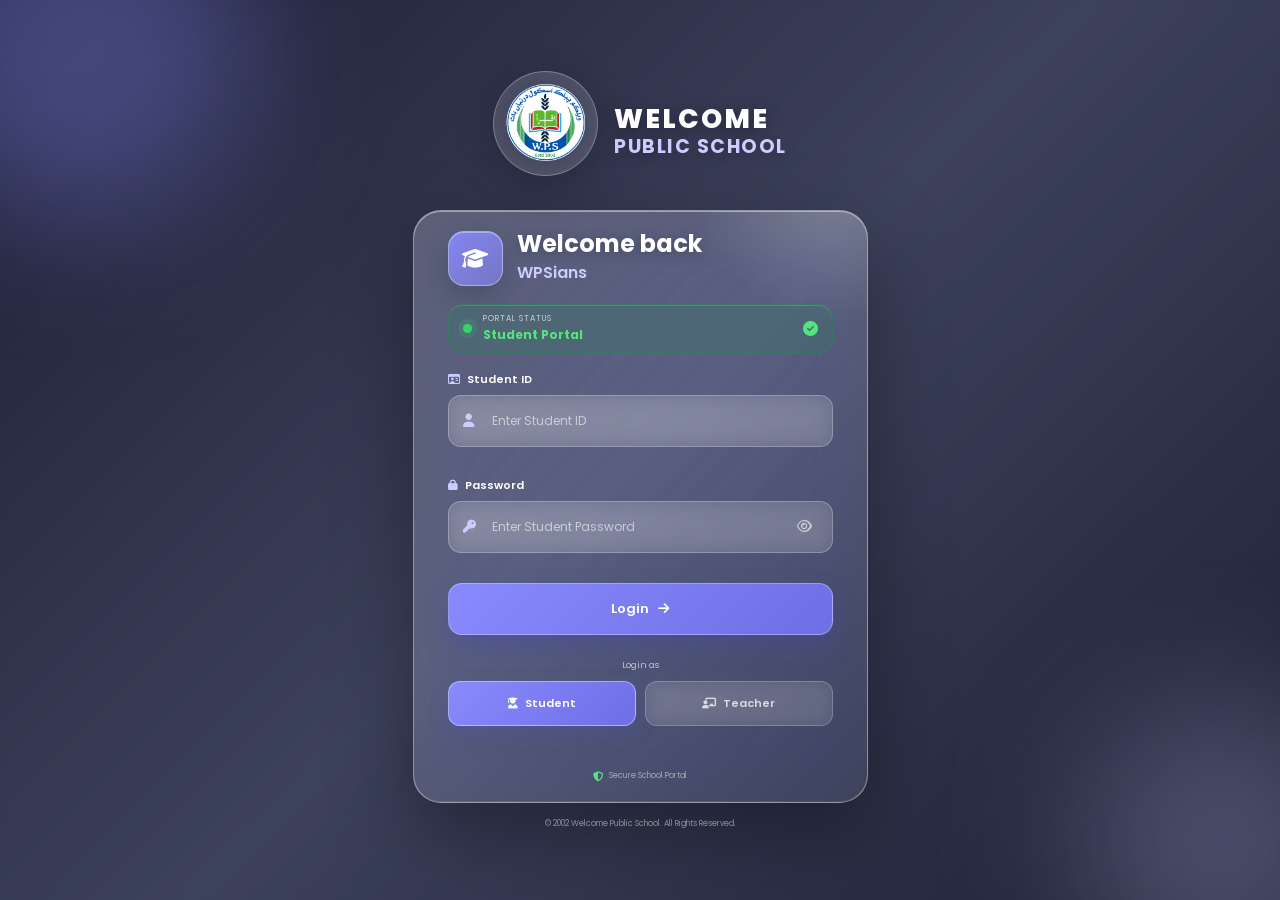
<file: index.html>
<!DOCTYPE html>
<html lang="en">
<head>
    <meta charset="UTF-8">

    <meta
        name="viewport"
        content="width=device-width, initial-scale=1.0"
    >

    <title>Login | Welcome Public School</title>

    <!-- Google Font -->
    <link rel="preconnect" href="https://fonts.googleapis.com">
    <link rel="preconnect" href="https://fonts.gstatic.com" crossorigin>

    <link
        href="https://fonts.googleapis.com/css2?family=Poppins:wght@300;400;500;600;700;800&display=swap"
        rel="stylesheet"
    >

    <!-- Font Awesome -->
    <link
        rel="stylesheet"
        href="https://cdnjs.cloudflare.com/ajax/libs/font-awesome/6.6.0/css/all.min.css"
    >

    <!-- CSS -->
    <link rel="stylesheet" href="login.css">

    <!-- Cross-browser standard icon declaration -->
<link rel="icon" type="image/x-icon" href="favicon.ico">
<link rel="shortcut icon" type="image/x-icon" href="favicon.ico">

</head>

<body>

    <!-- =====================================================
         BACKGROUND VIDEO
         ===================================================== -->

    <video
        class="background-video"
        autoplay
        muted
        loop
        playsinline
        preload="auto"
    >
        <source src="images/bg-video.mp4" type="video/mp4">
    </video>


    <!-- =====================================================
         VIDEO OVERLAY
         ===================================================== -->

    <div class="video-overlay"></div>


    <!-- =====================================================
         DECORATIVE LIGHT
         ===================================================== -->

    <div class="ambient-light light-one"></div>
    <div class="ambient-light light-two"></div>


    <!-- =====================================================
         LOGIN PAGE
         ===================================================== -->

    <main class="login-page">


        <!-- =================================================
             SCHOOL BRANDING
             No background / no card
             ================================================= -->

        <section class="school-branding">

            <div class="logo-wrapper">

                <img
                    src="images/logo.png"
                    alt="Welcome Public School Logo"
                    class="school-logo"
                >

            </div>

            


            <div class="school-name">

                <h1>
                    WELCOME
                </h1>

                <h2>
                    PUBLIC SCHOOL
                </h2>

            </div>

        </section>



        <!-- =================================================
             LOGIN CARD
             ================================================= -->

        <section class="login-section">

            <div class="login-card">


                <!-- Glass shine -->

                <div class="glass-shine"></div>


                <!-- =================================================
                     CARD HEADER
                     ================================================= -->

                <div class="login-header">

                    <div class="login-icon">

                        <i class="fa-solid fa-graduation-cap"></i>

                    </div>

                    <div>

                        <h2>
                            Welcome back
                        </h2>

                        <p>
                            WPSians
                        </p>

                    </div>

                </div>



                <!-- =================================================
                     PORTAL STATUS
                     ================================================= -->

                <div
                    class="portal-status student-mode"
                    id="portalStatus"
                >

                    <span class="status-dot"></span>

                    <div class="status-text">

                        <span>
                            Portal Status
                        </span>

                        <strong id="portalName">
                            Student Portal
                        </strong>

                    </div>

                    <i
                        class="fa-solid fa-circle-check"
                        id="statusIcon"
                    ></i>

                </div>



                <!-- =================================================
                     LOGIN FORM
                     ================================================= -->

                <form
                    id="loginForm"
                    autocomplete="on"
                    novalidate
                >


                    <!-- ID -->

                    <div class="input-group">

                        <label for="userId">

                            <i class="fa-regular fa-id-card"></i>

                            <span id="idLabel">
                                Student ID
                            </span>

                        </label>


                        <div class="input-box">

                            <i class="fa-solid fa-user"></i>

                            <input
                                type="text"
                                id="userId"
                                name="userId"
                                placeholder="Enter ID"
                                autocomplete="username"
                            >

                        </div>


                        <small
                            class="error"
                            id="idError"
                        ></small>

                    </div>



                    <!-- PASSWORD -->

                    <div class="input-group">

                        <label for="password">

                            <i class="fa-solid fa-lock"></i>

                            <span id="passwordLabel">
                                Password
                            </span>

                        </label>


                        <div class="input-box">

                            <i class="fa-solid fa-key"></i>

                            <input
                                type="password"
                                id="password"
                                name="password"
                                placeholder="Enter Password"
                                autocomplete="current-password"
                            >


                            <button
                                type="button"
                                class="password-toggle"
                                id="passwordToggle"
                                aria-label="Show password"
                            >

                                <i class="fa-regular fa-eye"></i>

                            </button>

                        </div>


                        <small
                            class="error"
                            id="passwordError"
                        ></small>

                    </div>



                    <!-- =================================================
                         LOGIN BUTTON
                         ================================================= -->

                    <button
                        type="submit"
                        class="login-button"
                        id="loginButton"
                    >

                        <span class="button-text">
                            Login
                        </span>

                        <i class="fa-solid fa-arrow-right"></i>

                        <span class="loader"></span>

                    </button>

                </form>



                <!-- =================================================
                     PORTAL SELECTOR
                     ================================================= -->

                <div class="portal-selector">

                    <span class="selector-label">
                        Login as
                    </span>


                    <div class="portal-buttons">


                        <button
                            type="button"
                            class="portal-button active"
                            id="studentButton"
                        >

                            <i class="fa-solid fa-user-graduate"></i>

                            <span>
                                Student
                            </span>

                        </button>


                        <button
                            type="button"
                            class="portal-button"
                            id="teacherButton"
                        >

                            <i class="fa-solid fa-chalkboard-user"></i>

                            <span>
                                Teacher
                            </span>

                        </button>

                    </div>

                </div>



                <!-- =================================================
                     MESSAGE
                     ================================================= -->

                <div
                    class="login-message"
                    id="loginMessage"
                ></div>



                <!-- =================================================
                     SECURITY
                     ================================================= -->

                <div class="security">

                    <i class="fa-solid fa-shield-halved"></i>

                    <span>
                        Secure School Portal
                    </span>

                </div>

            </div>


            <p class="copyright">
                © 2002 Welcome Public School. All Rights Reserved.
            </p>

        </section>

    </main>


    <!-- JavaScript -->
    <script src="login.js"></script>
    <!-- JavaScript -->
    <script src="common.js"></script>

</body>
</html>
</file>
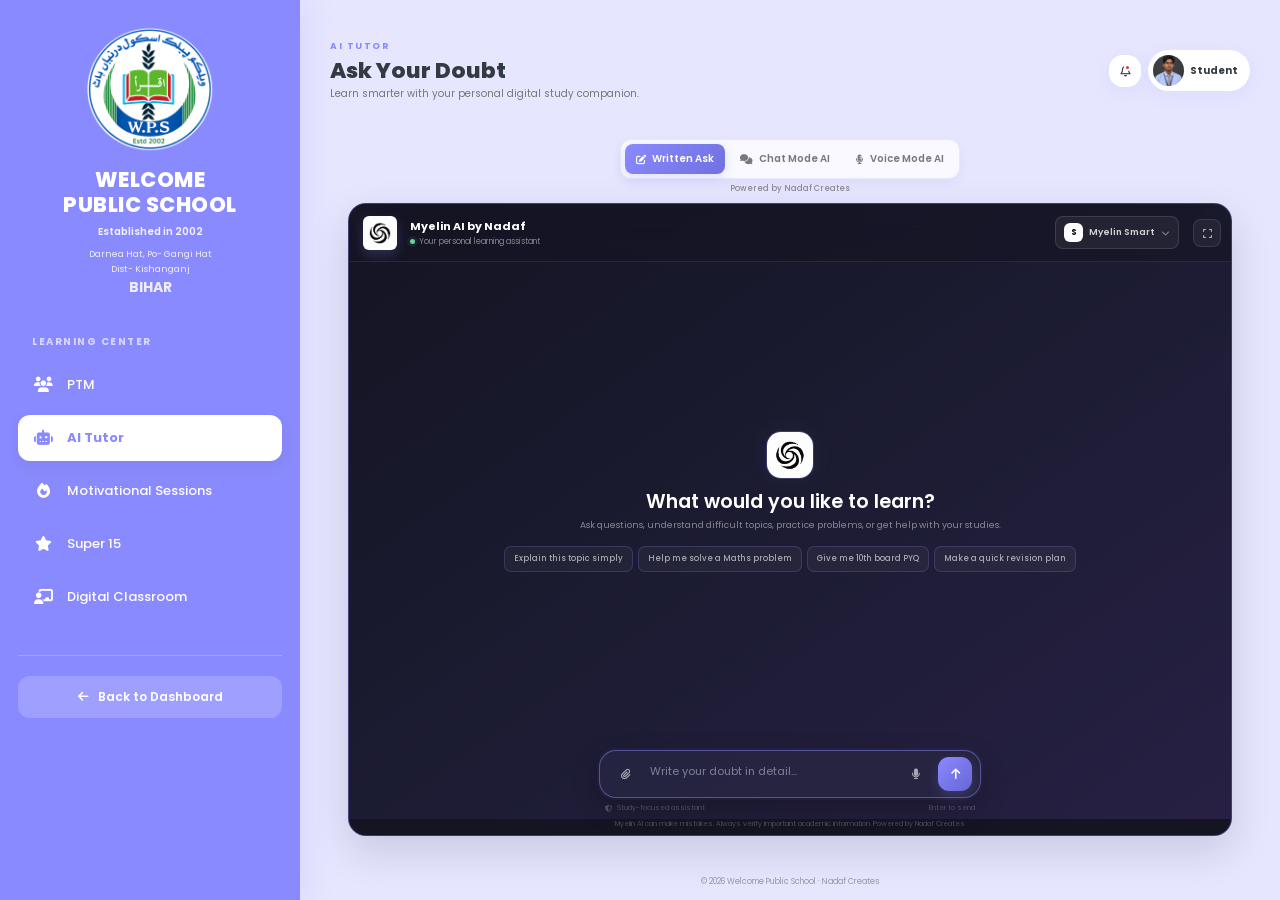
<file: ai-tutor.html>
<!doctype html>
<html lang="en">
  <head>
    <meta charset="UTF-8" />

    <meta name="viewport" content="width=device-width, initial-scale=1.0" />

    <title>AI Tutor | Welcome Public School</title>

    <!-- Google Font -->
    <link rel="preconnect" href="https://fonts.googleapis.com" />
    <link rel="preconnect" href="https://fonts.gstatic.com" crossorigin />

    <link
      href="https://fonts.googleapis.com/css2?family=Poppins:wght@300;400;500;600;700;800&display=swap"
      rel="stylesheet"
    />

    <!-- Font Awesome -->
    <link
      rel="stylesheet"
      href="https://cdnjs.cloudflare.com/ajax/libs/font-awesome/6.6.0/css/all.min.css"
    />

    <!-- Shared Learning Hub CSS -->
    <link rel="stylesheet" href="learning.css" />

    <!-- AI Tutor Specific CSS -->
    <link rel="stylesheet" href="ai-tutor.css" />

    <!-- Cross-browser standard icon declaration -->
<link rel="icon" type="image/x-icon" href="favicon.ico">
<link rel="shortcut icon" type="image/x-icon" href="favicon.ico">

  </head>

  <body>
    <div class="dashboard-container">
      <!-- =====================================================
             SIDEBAR
        ====================================================== -->

      <aside class="sidebar">
        <!-- School Branding -->

        <div class="school-brand">
          <img src="images/logo.png" alt="Welcome Public School Logo" />

          <h2>
            <span>WELCOME</span>
            <span>PUBLIC SCHOOL</span>
          </h2>

          <div class="established">Established in 2002</div>

          <div class="address">
            Darnea Hat, Po- Gangi Hat<br />
            Dist- Kishanganj<br />
            <span>BIHAR</span>
          </div>
        </div>

        <!-- Sidebar Menu -->

        <div class="menu-title">Learning Center</div>

        <nav class="sidebar-menu">
          <a href="learning.html">
            <i class="fa-solid fa-users"></i>
            <span>PTM</span>
          </a>

          <a href="ai-tutor.html" class="active">
            <i class="fa-solid fa-robot"></i>
            <span>AI Tutor</span>
          </a>

          <a href="motivational.html">
            <i class="fa-solid fa-fire"></i>
            <span>Motivational Sessions</span>
          </a>

          <a href="super.html">
            <i class="fa-solid fa-star"></i>
            <span>Super 15</span>
          </a>

          <a href="digital-classroom.html">
            <i class="fa-solid fa-chalkboard-user"></i>
            <span>Digital Classroom</span>
          </a>
        </nav>

        <!-- Bottom Sidebar -->

        <div class="sidebar-bottom">
          <a href="dashboard.html" class="back-dashboard">
            <i class="fa-solid fa-arrow-left"></i>
            <span>Back to Dashboard</span>
          </a>
        </div>
      </aside>

      <!-- =====================================================
             MAIN CONTENT
        ====================================================== -->

      <main class="main-content">
        <!-- =================================================
                 TOP HEADER
            ================================================== -->

        <header class="top-header">
          <div class="page-heading">
            <small> AI TUTOR </small>

            <h1>Ask Your Doubt</h1>

            <p>Learn smarter with your personal digital study companion.</p>
          </div>

          <div class="header-actions">
            <div class="notification-btn">
              <i class="fa-regular fa-bell"></i>
            </div>

            <div class="profile-mini">
              <img src="images/student.jpg" alt="Student Profile" />

              <span> Student </span>
            </div>
          </div>
        </header>

        <!-- =================================================
                 MODE SWITCHER
            ================================================== -->

        <div class="learning-mode-switcher">
          <div class="mode-switch-group">
            <button
              class="mode-switch active"
              id="writtenModeButton"
              type="button"
            >
              <i class="fa-solid fa-pen-to-square"></i>

              <span> Written Ask </span>
            </button>

            <button class="mode-switch" id="chatModeButton" type="button">
              <i class="fa-solid fa-comments"></i>

              <span> Chat Mode AI </span>
            </button>

            <button class="mode-switch" id="voiceModeButton" type="button">
              <i class="fa-solid fa-microphone-lines"></i>

              <span> Voice Mode AI </span>
            </button>
          </div>

          <div class="ai-page-label">Powered by Nadaf Creates</div>
        </div>

        <!-- =================================================
                 AI CHAT WINDOW
            ================================================== -->

        <section class="ai-tutor-window">
          <!-- Chat Header -->

          <div class="ai-chat-header">
            <div class="ai-chat-title">
              <div class="ai-chat-logo">
                <img src="images/ai-company.png">
              </div>

              <div class="company-name">
                <strong> Myelin AI by Nadaf </strong>

                <div class="ai-online-status">
                  <span class="online-dot"></span>

                  <span> Your personal learning assistant </span>
                </div>
              </div>
            </div>

            <!-- Own AI Selector -->

            <div class="ai-model-selector">
              <button
                class="model-selector-button"
                id="modelSelectorButton"
                type="button"
              >
                <span class="model-selector-left">
                  <span class="selected-model-icon" id="selectedModelIcon">
                    S
                  </span>

                  <span id="selectedModelName"> Myelin Smart </span>
                </span>

                <i class="fa-solid fa-chevron-down"></i>
              </button>

              <div class="model-dropdown" id="modelDropdown">
                <button
                  class="model-option selected"
                  data-model="Nadaf Smart"
                  type="button"
                >
                  <span class="model-option-icon"> N </span>

                  <span> Myelin Smart </span>

                  <i class="fa-solid fa-check model-check"></i>
                </button>

                <button
                  class="model-option"
                  data-model="Nadaf Vision"
                  type="button"
                >
                  <span class="model-option-icon"> V </span>

                  <span> Myelin Vision </span>

                  <i class="fa-solid fa-check model-check"></i>
                </button>

                <button
                  class="model-option"
                  data-model="Nadaf Pro"
                  type="button"
                >
                  <span class="model-option-icon"> P </span>

                  <span> Myelin Pro </span>

                  <i class="fa-solid fa-check model-check"></i>
                </button>
              </div>
            </div>

            <button
              class="ai-fullscreen-button"
              id="aiFullscreenButton"
              type="button"
              title="Fullscreen"
              aria-label="Open AI Tutor fullscreen"
            >
              <i class="fa-solid fa-expand"></i>
            </button>
          </div>

          <!-- Chat Body -->

          <div class="ai-chat-body" id="aiChatBody">
            <!-- Welcome Screen -->

            <div class="ai-welcome-state" id="aiWelcomeState">
              <div class="ai-welcome-icon">
                <img src="images/ai-company.png">
              </div>

              <h2>What would you like to learn?</h2>

              <p>
                Ask questions, understand difficult topics, practice problems,
                or get help with your studies.
              </p>

              <div class="suggested-prompts">
                <button class="suggested-prompt" type="button">
                  Explain this topic simply
                </button>

                <button class="suggested-prompt" type="button">
                  Help me solve a Maths problem
                </button>

                <button class="suggested-prompt" type="button">
                  Give me 10th board PYQ
                </button>

                <button class="suggested-prompt" type="button">
                  Make a quick revision plan
                </button>
              </div>
            </div>

            <!-- Messages -->

            <div class="chat-messages" id="chatMessages"></div>

            <!-- Typing Indicator -->

            <div class="ai-typing-indicator" id="aiTypingIndicator">
              <div class="typing-avatar">N</div>

              <div class="typing-bubble">
                <span></span>
                <span></span>
                <span></span>
              </div>
            </div>

            <!-- Voice Mode Panel -->

            <div class="voice-mode-panel" id="voiceModePanel">
              <div class="voice-visualizer">
                <span class="voice-ring ring-one"></span>
                <span class="voice-ring ring-two"></span>
                <span class="voice-ring ring-three"></span>

                <div class="voice-center-icon">
                  <i class="fa-solid fa-microphone"></i>
                </div>
              </div>

              <h2>Voice Mode AI</h2>

              <p>
                Talk naturally with Myelin AI and learn through voice-based
                conversations.
              </p>

              <button
                class="start-voice-button"
                id="startVoiceButton"
                type="button"
              >
                <i class="fa-solid fa-microphone"></i>

                Start Voice Session
              </button>
            </div>
          </div>

          <!-- Text Input Area -->

          <div class="ai-chat-input-area" id="textInputArea">
            <div class="chat-input-wrapper">
              <button
                class="input-action-button"
                id="attachmentButton"
                type="button"
                title="Attach file"
              >
                <i class="fa-solid fa-paperclip"></i>
              </button>

              <textarea
                id="chatInput"
                rows="1"
                placeholder="Ask Nadaf Creates anything..."
              ></textarea>

              <button
                class="input-action-button"
                id="microphoneButton"
                type="button"
                title="Use microphone"
              >
                <i class="fa-solid fa-microphone"></i>
              </button>

              <button
                class="send-message-button"
                id="sendMessageButton"
                type="button"
                title="Send message"
              >
                <i class="fa-solid fa-arrow-up"></i>
              </button>
            </div>

            <div class="ai-input-hint">
              <span>
                <i class="fa-solid fa-shield-halved"></i>
                Study-focused assistant
              </span>

              <span> Enter to send </span>
            </div>
          </div>

          <!-- Footer -->

          <div class="ai-window-footer">
            Myelin AI can make mistakes. Always verify important academic
            information. Powered by Nadaf Creates
          </div>
        </section>

        <!-- Page Footer -->

        <div class="page-footer">
          © 2026 Welcome Public School · Nadaf Creates
        </div>
      </main>
    </div>

    <script src="ai-tutor.js"></script>
  </body>
</html>
</file>
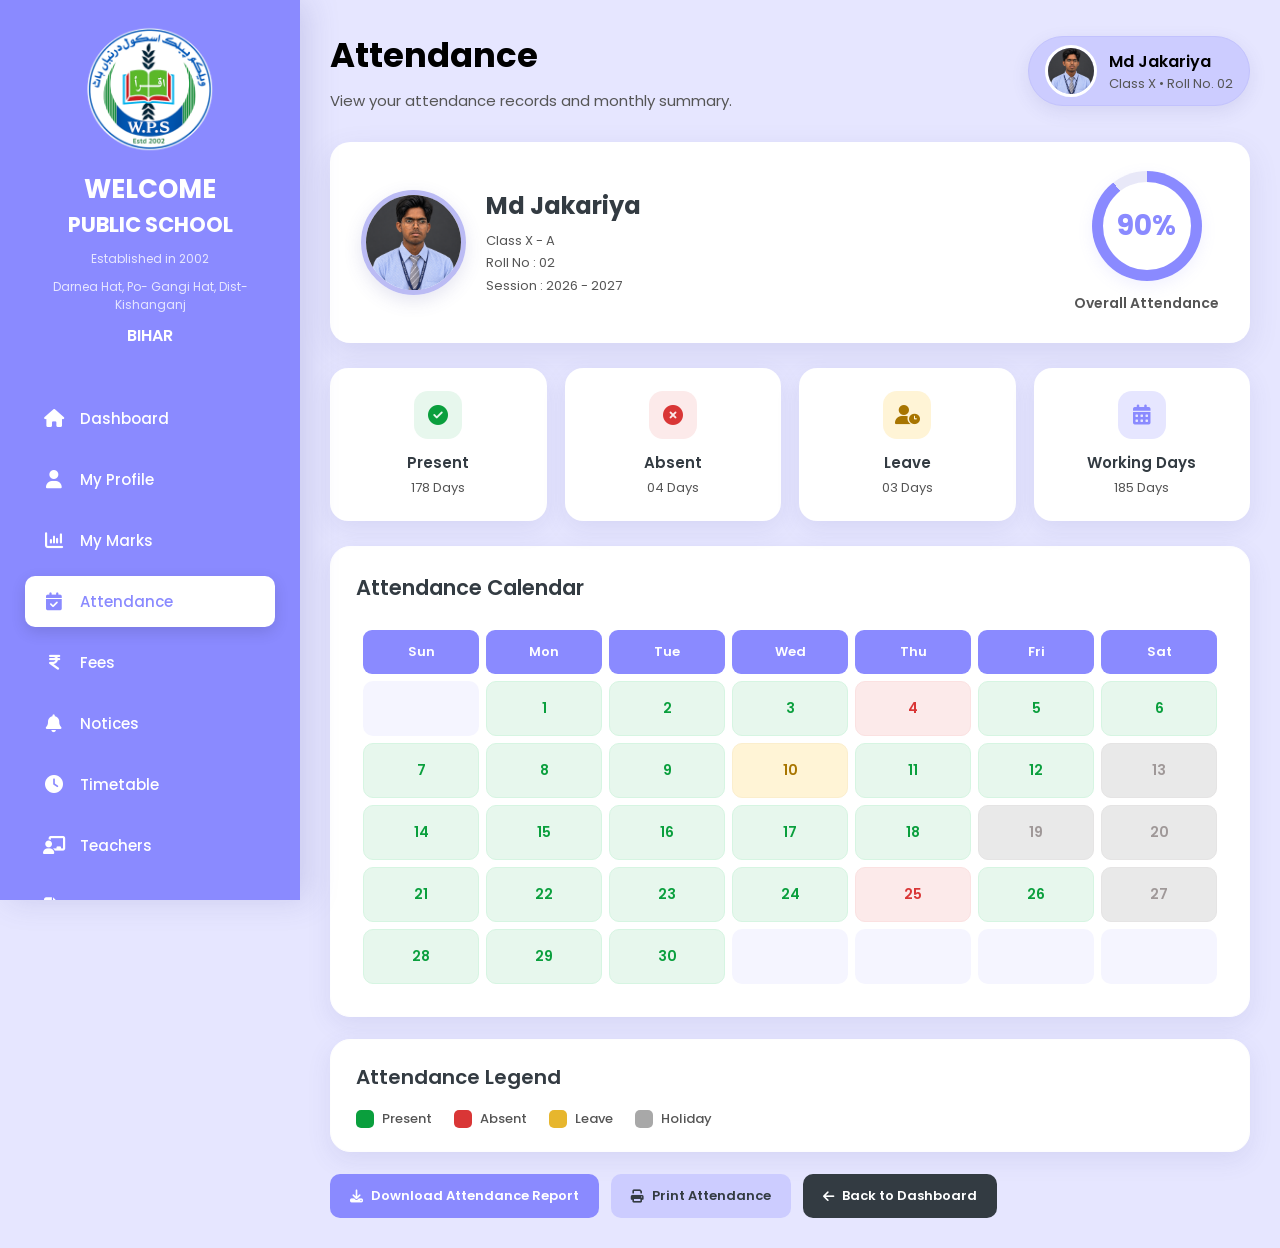
<file: attendance.html>
<!DOCTYPE html>
<html lang="en">

<head>

  <meta charset="UTF-8">
  <meta name="viewport" content="width=device-width, initial-scale=1.0">

  <title>Attendance | Welcome Public School</title>

  <link rel="stylesheet" href="attendance.css">

  <link rel="stylesheet" href="https://cdnjs.cloudflare.com/ajax/libs/font-awesome/6.5.2/css/all.min.css">
  <!-- Cross-browser standard icon declaration -->
<link rel="icon" type="image/x-icon" href="favicon.ico">
<link rel="shortcut icon" type="image/x-icon" href="favicon.ico">


</head>

<body>

  <div class="container">

    <!-- ================= Sidebar ================= -->

    <aside class="sidebar">

      <div class="logo">

        <img src="images/logo.png" alt="School Logo">

        <div class="logo-text">

          <h2>WELCOME</h2>

          <h3>PUBLIC SCHOOL</h3>

          <p>Established in 2002</p>

          <p>Darnea Hat, Po- Gangi Hat, Dist- Kishanganj</p>

          <p>BIHAR</p>

        </div>

      </div>

      <ul>

        <li onclick="location.href='dashboard.html'">
          <i class="fa-solid fa-house"></i>
          Dashboard
        </li>

        <li onclick="location.href='profile.html'">
          <i class="fa-solid fa-user"></i>
          My Profile
        </li>

        <li onclick="location.href='marks.html'">
          <i class="fa-solid fa-chart-column"></i>
          My Marks
        </li>

        <li class="active">
          <i class="fa-solid fa-calendar-check"></i>
          Attendance
        </li>

        <li onclick="location.href='fees.html'">
          <i class="fa-solid fa-indian-rupee-sign"></i>
          <span>Fees</span>
        </li>

        <li onclick="location.href='notices.html'">
          <i class="fa-solid fa-bell"></i>
          Notices
        </li>

        <li onclick="location.href='timetable.html'">
          <i class="fa-solid fa-clock"></i>
          Timetable
        </li>

        <li onclick="location.href='teachers.html'">
          <i class="fa-solid fa-chalkboard-user"></i>
          Teachers
        </li>

        <li onclick="location.href='answer-sheet.html'">

          <i class="fa-solid fa-file-pen"></i>
          Answer Sheets

        </li>

        <li onclick="location.href='results.html'">
          <i class="fa-solid fa-poll-h"></i> 
          Our Board Results
        </li>

        <li onclick="location.href='settings.html'">
          <i class="fa-solid fa-gear"></i>
          <span>Settings</span>
        </li>

        <li class="logout-btn" onclick="window.location.href='login.html'">
          <i class="fa-solid fa-right-from-bracket"></i>
          Logout
        </li>

      </ul>

    </aside>

    <!-- ================= Main ================= -->

    <main class="main">

      <header>

        <div>

          <h1>Attendance</h1>

          <p>View your attendance records and monthly summary.</p>

        </div>

        <div class="profile-box" onclick="location.href='profile.html'">

          <img src="images/student.jpg" alt="Student">

          <div>

            <h3>Md Jakariya</h3>

            <span>Class X • Roll No. 02</span>

          </div>

        </div>

      </header>

      <!-- ================= Student Attendance Card ================= -->

      <section class="attendance-card">

        <div class="student-info">

          <img src="images/student.jpg" alt="Student">

          <div>

            <h2>Md Jakariya</h2>

            <p>Class X - A</p>

            <p>Roll No : 02</p>

            <p>Session : 2026 - 2027</p>

          </div>

        </div>

        <div class="attendance-percentage">

          <div class="circle" id="attendanceCircle">

            <h2 id="attendanceValue">0%</h2>

          </div>

          <p>Overall Attendance</p>

        </div>

      </section>

      <!-- ================= Summary ================= -->

      <section class="summary-section">

        <div class="summary-card">

          <i class="fa-solid fa-circle-check"></i>

          <h3>Present</h3>

          <p>178 Days</p>

        </div>

        <div class="summary-card">

          <i class="fa-solid fa-circle-xmark"></i>

          <h3>Absent</h3>

          <p>04 Days</p>

        </div>

        <div class="summary-card">

          <i class="fa-solid fa-user-clock"></i>

          <h3>Leave</h3>

          <p>03 Days</p>

        </div>

        <div class="summary-card">

          <i class="fa-solid fa-calendar-days"></i>

          <h3>Working Days</h3>

          <p>185 Days</p>

        </div>

      </section>

      <!-- ================= Monthly Attendance ================= -->

      <section class="calendar-section">

        <h2>Attendance Calendar</h2>

        <table>

          <thead>

            <tr>

              <th>Sun</th>
              <th>Mon</th>
              <th>Tue</th>
              <th>Wed</th>
              <th>Thu</th>
              <th>Fri</th>
              <th>Sat</th>

            </tr>

          </thead>

          <tbody>

            <tr>

              <td></td>

              <td class="present">1</td>

              <td class="present">2</td>

              <td class="present">3</td>

              <td class="absent">4</td>

              <td class="present">5</td>

              <td class="present">6</td>

            </tr>

            <tr>

              <td class="present">7</td>

              <td class="present">8</td>

              <td class="present">9</td>

              <td class="leave">10</td>

              <td class="present">11</td>

              <td class="present">12</td>

              <td class="holiday">13</td>

            </tr>
            <tr>

              <td class="present">14</td>

              <td class="present">15</td>

              <td class="present">16</td>

              <td class="present">17</td>

              <td class="present">18</td>

              <td class="holiday">19</td>

              <td class="holiday">20</td>

            </tr>

            <tr>

              <td class="present">21</td>

              <td class="present">22</td>

              <td class="present">23</td>

              <td class="present">24</td>

              <td class="absent">25</td>

              <td class="present">26</td>

              <td class="holiday">27</td>

            </tr>

            <tr>

              <td class="present">28</td>

              <td class="present">29</td>

              <td class="present">30</td>

              <td></td>

              <td></td>

              <td></td>

              <td></td>

            </tr>

          </tbody>

        </table>

      </section>

      <!-- ================= Attendance Legend ================= -->

      <section class="legend-section">

        <h2>Attendance Legend</h2>

        <div class="legend">

          <div class="legend-item">

            <span class="box green"></span>

            <p>Present</p>

          </div>

          <div class="legend-item">

            <span class="box red"></span>

            <p>Absent</p>

          </div>

          <div class="legend-item">

            <span class="box yellow"></span>

            <p>Leave</p>

          </div>

          <div class="legend-item">

            <span class="box grey"></span>

            <p>Holiday</p>

          </div>

        </div>

      </section>

      <!-- ================= Buttons ================= -->

      <section class="button-section">

        <button class="download-btn">

          <i class="fa-solid fa-download"></i>

          Download Attendance Report

        </button>

        <button class="print-btn">

          <i class="fa-solid fa-print"></i>

          Print Attendance

        </button>

        <button class="back-btn" onclick="location.href='index.html'">

          <i class="fa-solid fa-arrow-left"></i>

          Back to Dashboard

        </button>

      </section>

    </main>

  </div>

  <script src="attendance.js"></script>
  <script src="common.js"></script>

</body>

</html>
</file>
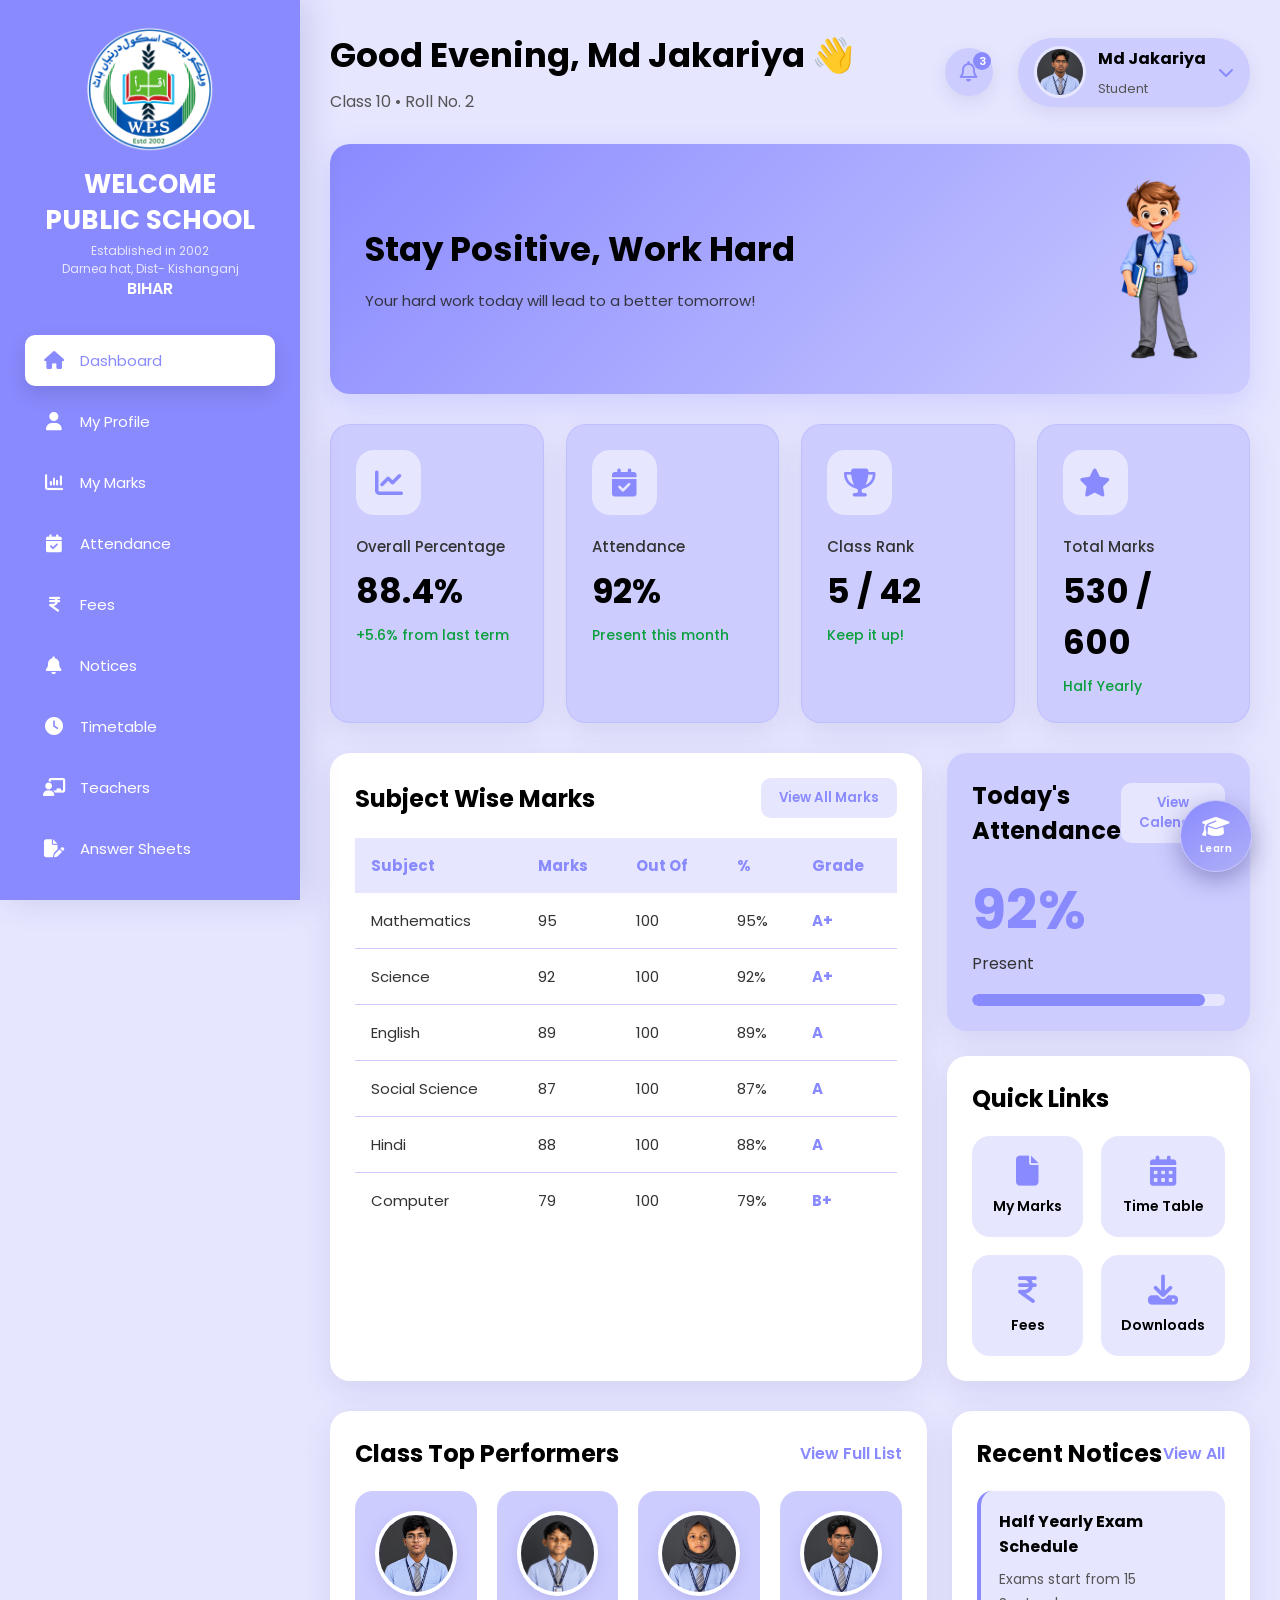
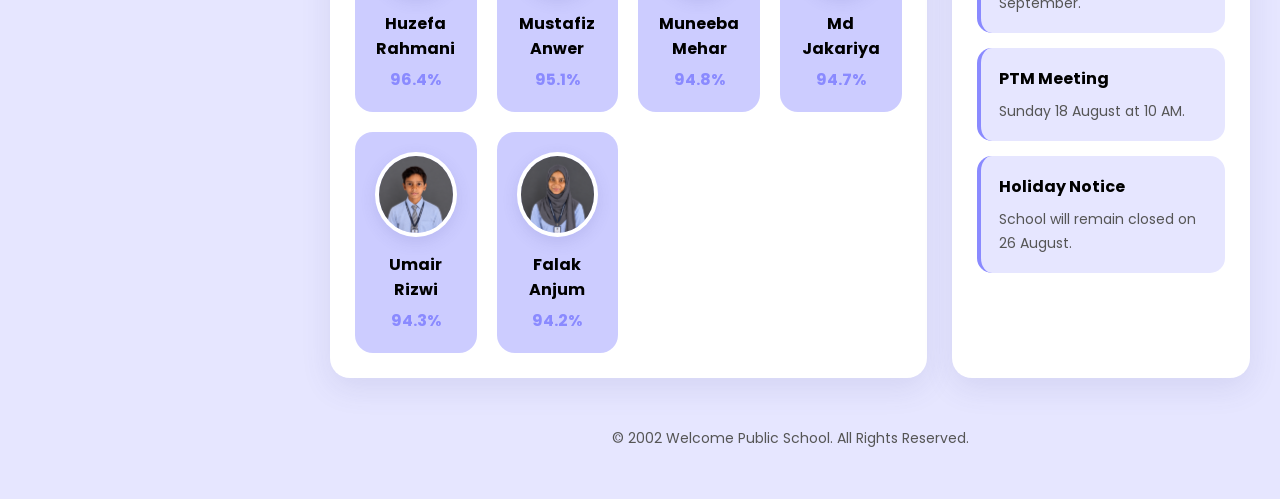
<file: dashboard.html>
<!DOCTYPE html>
<html lang="en">

<head>
  <meta charset="UTF-8">
  <meta name="viewport" content="width=device-width, initial-scale=1.0">
  <title>Student Dashboard</title>

  <link rel="stylesheet" href="style.css">

  <!-- Google Font -->
  <link rel="preconnect" href="https://fonts.googleapis.com">
  <link href="https://fonts.googleapis.com/css2?family=Poppins:wght@300;400;500;600;700&display=swap" rel="stylesheet">

  <!-- Font Awesome -->
  <link rel="stylesheet" href="https://cdnjs.cloudflare.com/ajax/libs/font-awesome/6.6.0/css/all.min.css">
  <!-- Cross-browser standard icon declaration -->
<link rel="icon" type="image/x-icon" href="favicon.ico">
<link rel="shortcut icon" type="image/x-icon" href="favicon.ico">

</head>

<body>

  <div class="container">

    <!-- ================= Sidebar ================= -->

    <aside class="sidebar">

      <div class="logo">

        <img src="images/logo.png" alt="School Logo">

        <div class="logo-text">
          <h2>WELCOME</h2>
          <h2>PUBLIC SCHOOL</h2>
          <p class="school-info">Established in 2002</p>
          <p class="school-info">Darnea hat, Dist- Kishanganj</p>
          <p class="school-info state">BIHAR</p>
        </div>

      </div>

      <ul>

        <li class="active">
          <i class="fa-solid fa-house"></i>
          Dashboard
        </li>

        <li onclick="window.location.href='profile.html'">
          <i class="fa-solid fa-user"></i>
          My Profile
        </li>

        <li onclick="location.href='marks.html'">
          <i class="fa-solid fa-chart-column"></i>
          <span>My Marks</span>
        </li>

        <li onclick="location.href='attendance.html'">
          <i class="fa-solid fa-calendar-check"></i>
          <span>Attendance</span>
        </li>

        <li onclick="location.href='fees.html'">
          <i class="fa-solid fa-indian-rupee-sign"></i>
          <span>Fees</span>
        </li>

        <li onclick="location.href='notices.html'">
          <i class="fa-solid fa-bell"></i>
          <span>Notices</span>
        </li>

        <li onclick="location.href='timetable.html'">
          <i class="fa-solid fa-clock"></i>
          <span>Timetable</span>
        </li>

        <li onclick="location.href='teachers.html'">
          <i class="fa-solid fa-chalkboard-user"></i>
          Teachers
        </li>

        <li onclick="location.href='answer-sheet.html'">
          <i class="fa-solid fa-file-pen"></i>
          Answer Sheets
        </li>

        <li onclick="location.href='results.html'">
          <i class="fa-solid fa-poll-h"></i> 
          Our Board Results
        </li>

        <li onclick="location.href='settings.html'">
          <i class="fa-solid fa-gear"></i>
          <span>Settings</span>
        </li>

      </ul>


      <div class="motivation">

        <img src="images/trophy.png">

        <h3>Keep Learning,<br>Keep Growing!</h3>

        <p>
          You are capable of amazing things!
        </p>

      </div>

    </aside>



    <!-- ================= Main Content ================= -->

    <main class="main-content">

      <!-- Header -->

      <header>

        <div>

          <h1>
            Good Morning, Md Jakariya 👋
          </h1>

          <p>
            Class 10 • Roll No. 2
          </p>

        </div>


        <div class="header-right">

          <div class="notification">

            <i class="fa-regular fa-bell"></i>

            <span>3</span>

          </div>


          <div class="profile">

            <img src="images/student.jpg">

            <div>

              <h4>Md Jakariya</h4>

              <p>Student</p>

            </div>

            <i class="fa-solid fa-chevron-down"></i>

          </div>

        </div>

      </header>



      <!-- Welcome Banner -->

      <section class="banner">

        <div class="banner-text">

          <h2>
            Stay Positive, Work Hard
          </h2>

          <p>
            Your hard work today will lead to a better tomorrow!
          </p>

        </div>

        <img src="images/student-illustration.png">

      </section>




      <!-- Statistics -->

      <section class="stats">

        <div class="card">

          <i class="fa-solid fa-chart-line"></i>

          <h3>Overall Percentage</h3>

          <h2>88.4%</h2>

          <p>+5.6% from last term</p>

        </div>


        <div class="card">

          <i class="fa-solid fa-calendar-check"></i>

          <h3>Attendance</h3>

          <h2>92%</h2>

          <p>Present this month</p>

        </div>


        <div class="card">

          <i class="fa-solid fa-trophy"></i>

          <h3>Class Rank</h3>

          <h2>5 / 42</h2>

          <p>Keep it up!</p>

        </div>


        <div class="card">

          <i class="fa-solid fa-star"></i>

          <h3>Total Marks</h3>

          <h2>530 / 600</h2>

          <p>Half Yearly</p>

        </div>

      </section>




      <!-- Middle -->

      <section class="middle">

        <!-- Marks -->

        <div class="marks">

          <div class="title">

            <h2>Subject Wise Marks</h2>

            <button onclick="location.href='marks.html'">
              View All Marks
            </button>

          </div>

          <table>

            <tr>

              <th>Subject</th>
              <th>Marks</th>
              <th>Out Of</th>
              <th>%</th>
              <th>Grade</th>

            </tr>

            <tr>
              <td>Mathematics</td>
              <td>95</td>
              <td>100</td>
              <td>95%</td>
              <td>A+</td>
            </tr>

            <tr>
              <td>Science</td>
              <td>92</td>
              <td>100</td>
              <td>92%</td>
              <td>A+</td>
            </tr>

            <tr>
              <td>English</td>
              <td>89</td>
              <td>100</td>
              <td>89%</td>
              <td>A</td>
            </tr>

            <tr>
              <td>Social Science</td>
              <td>87</td>
              <td>100</td>
              <td>87%</td>
              <td>A</td>
            </tr>

            <tr>
              <td>Hindi</td>
              <td>88</td>
              <td>100</td>
              <td>88%</td>
              <td>A</td>
            </tr>

            <tr>
              <td>Computer</td>
              <td>79</td>
              <td>100</td>
              <td>79%</td>
              <td>B+</td>
            </tr>

          </table>

        </div>




        <!-- Right Panel -->

        <div class="right-panel">

          <div class="attendance">

            <div class="title">

              <h2>Today's Attendance</h2>

              <button onclick="location.href='attendance.html'">
                View Calendar
              </button>

            </div>

            <h1>92%</h1>

            <p>Present</p>

            <div class="progress">

              <div class="bar"></div>

            </div>

          </div>



          <div class="quick-links">

            <h2>Quick Links</h2>

            <div class="links">

              <div onclick="location.href='marks.html'">
                <i class="fa-solid fa-file"></i>
                <span>My Marks</span>
              </div>

              <div onclick="location.href='timetable.html'">
                <i class="fa-solid fa-calendar-days"></i>
                <span>Time Table</span>
              </div>

              <div onclick="location.href='fees.html'">
                <i class="fa-solid fa-indian-rupee-sign"></i>
                <span>Fees</span>
              </div>

              <div onclick="location.href='downloads.html'">
                <i class="fa-solid fa-download"></i>
                <span>Downloads</span>
              </div>

            </div>

          </div>

        </div>

      </section>




      <!-- Bottom -->

      <section class="bottom">

        <!-- Top Performers -->

        <div class="performers">

          <div class="title">

            <h2>Class Top Performers</h2>

            <a href="class-students.html">View Full List</a>

          </div>

          <div class="students">

            <div class="student">

              <img src="images/student1.jpg">

              <h4>Huzefa Rahmani</h4>

              <p>96.4%</p>

            </div>

            <div class="student">

              <img src="images/student2.jpg">

              <h4>Mustafiz Anwer</h4>

              <p>95.1%</p>

            </div>

            <div class="student">

              <img src="images/student6.jpg">

              <h4>Muneeba Mehar</h4>

              <p>94.8%</p>

            </div>

            <div class="student">

              <img src="images/student.jpg">

              <h4>Md Jakariya</h4>

              <p>94.7%</p>

            </div>

            <div class="student">

              <img src="images/student5.jpg">

              <h4>Umair Rizwi</h4>

              <p>94.3%</p>

            </div>

            <div class="student">

              <img src="images/student3.jpg">

              <h4>Falak Anjum</h4>

              <p>94.2%</p>

            </div>




          </div>

        </div>



        <!-- Notices -->

        <div class="notices">

          <div class="title">

            <h2>Recent Notices</h2>

            <a href="notices.html">View All</a>

          </div>

          <div class="notice">

            <h4>Half Yearly Exam Schedule</h4>

            <p>Exams start from 15 September.</p>

          </div>

          <div class="notice">

            <h4>PTM Meeting</h4>

            <p>Sunday 18 August at 10 AM.</p>

          </div>

          <div class="notice">

            <h4>Holiday Notice</h4>

            <p>School will remain closed on 26 August.</p>

          </div>

        </div>

      </section>


      <footer>

        © 2002 Welcome Public School. All Rights Reserved.

      </footer>

    </main>

  </div>

  <!-- ==========================================
    FLOATING LEARN BUTTON
  =========================================== -->

  <div class="floating-learn" onclick="location.href='learning.html'">

      <i class="fa-solid fa-graduation-cap"></i>

      <span>Learn</span>

  </div>

  
  <script src="script.js"></script>
  <script src="common.js"></script>

</body>

</html>
</file>
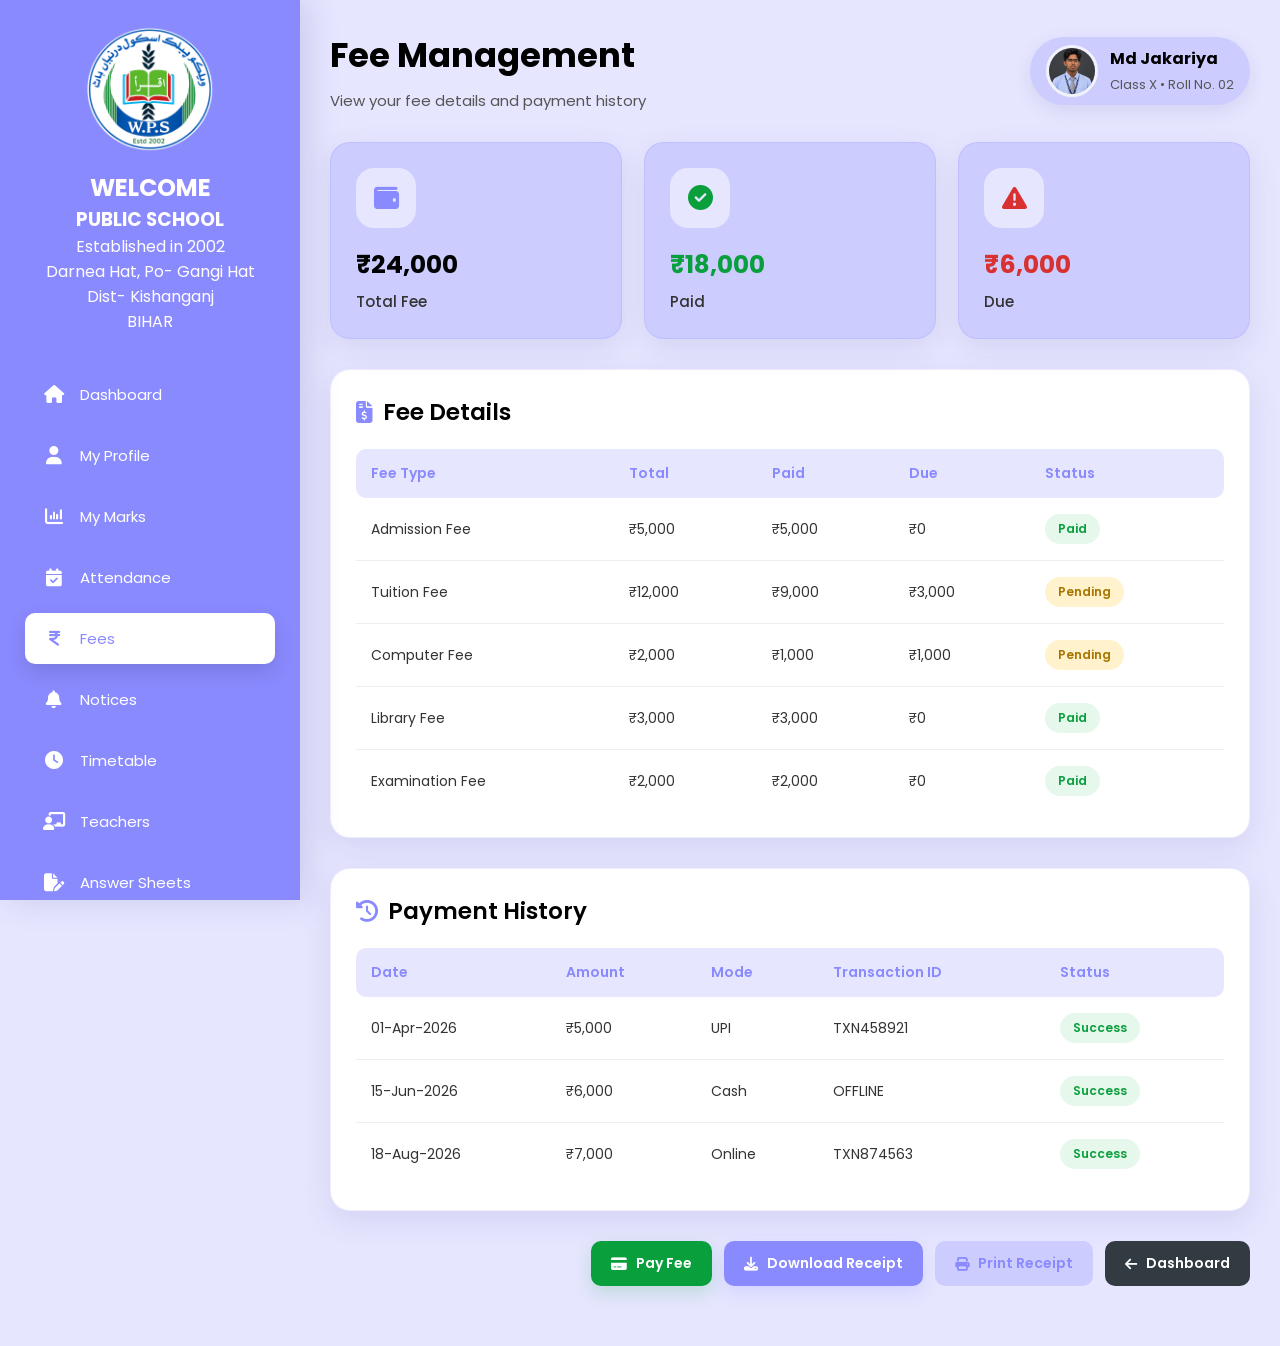
<file: fees.html>
<!DOCTYPE html>
<html lang="en">

<head>

    <meta charset="UTF-8">
    <meta name="viewport" content="width=device-width, initial-scale=1.0">

    <title>Fees | Welcome Public School</title>

    <link rel="stylesheet" href="fees.css">

    <link rel="stylesheet"
        href="https://cdnjs.cloudflare.com/ajax/libs/font-awesome/6.5.2/css/all.min.css">
    <!-- Cross-browser standard icon declaration -->
<link rel="icon" type="image/x-icon" href="favicon.ico">
<link rel="shortcut icon" type="image/x-icon" href="favicon.ico">


</head>

<body>

<div class="container">

    <!-- ================= SIDEBAR ================= -->

    <aside class="sidebar">

        <div class="logo">

            <img src="images/logo.png" alt="School Logo">

            <h2>WELCOME</h2>
            <h3>PUBLIC SCHOOL</h3>

            <p>Established in 2002</p>
            <p>Darnea Hat, Po- Gangi Hat</p>
            <p>Dist- Kishanganj</p>
            <p>BIHAR</p>

        </div>

        <ul>

            <li onclick="location.href='dashboard.html'">
                <i class="fa-solid fa-house"></i>
                Dashboard
            </li>

            <li onclick="location.href='profile.html'">
                <i class="fa-solid fa-user"></i>
                My Profile
            </li>

            <li onclick="location.href='marks.html'">
                <i class="fa-solid fa-chart-column"></i>
                My Marks
            </li>

            <li onclick="location.href='attendance.html'">
                <i class="fa-solid fa-calendar-check"></i>
                Attendance
            </li>

            <li class="active">
                <i class="fa-solid fa-indian-rupee-sign"></i>
                Fees
            </li>

            <li onclick="location.href='notices.html'">
                <i class="fa-solid fa-bell"></i>
                Notices
            </li>

            <li onclick="location.href='timetable.html'">
                <i class="fa-solid fa-clock"></i>
                Timetable
            </li>

            <li onclick="location.href='teachers.html'">
                <i class="fa-solid fa-chalkboard-user"></i>
                Teachers
            </li>

            <li onclick="location.href='answer-sheet.html'">

              <i class="fa-solid fa-file-pen"></i>
              Answer Sheets

            </li>

            <li onclick="location.href='results.html'">
              <i class="fa-solid fa-poll-h"></i> 
              Our Board Results
            </li>

            

            <li onclick="location.href='settings.html'">
                <i class="fa-solid fa-gear"></i>
                Settings
            </li>

            <li class="logout-btn" onclick="window.location.href='login.html'">
              <i class="fa-solid fa-right-from-bracket"></i>
              Logout
            </li>

        </ul>

    </aside>

    <!-- ================= MAIN ================= -->

    <main class="main">

        <!-- Header -->

        <header>

            <div>

                <h1>Fee Management</h1>

                <p>View your fee details and payment history</p>

            </div>

            <div class="profile-box" onclick="location.href='profile.html'">

                <img src="images/student.jpg" alt="Student">

                <div>

                    <h3>Md Jakariya</h3>

                    <span>Class X • Roll No. 02</span>

                </div>

            </div>

        </header>

        <!-- Summary Cards -->

        <section class="summary">

            <div class="card">

                <i class="fa-solid fa-wallet"></i>

                <h2>₹24,000</h2>

                <p>Total Fee</p>

            </div>

            <div class="card paid">

                <i class="fa-solid fa-circle-check"></i>

                <h2>₹18,000</h2>

                <p>Paid</p>

            </div>

            <div class="card due">

                <i class="fa-solid fa-triangle-exclamation"></i>

                <h2>₹6,000</h2>

                <p>Due</p>

            </div>

        </section>

        <!-- Fee Table -->

        <section class="table-card">

            <h2>

                <i class="fa-solid fa-file-invoice-dollar"></i>

                Fee Details

            </h2>

            <table>

                <thead>

                    <tr>

                        <th>Fee Type</th>

                        <th>Total</th>

                        <th>Paid</th>

                        <th>Due</th>

                        <th>Status</th>

                    </tr>

                </thead>

                <tbody>

                    <tr>

                        <td>Admission Fee</td>

                        <td>₹5,000</td>

                        <td>₹5,000</td>

                        <td>₹0</td>

                        <td><span class="paid-status">Paid</span></td>

                    </tr>

                    <tr>

                        <td>Tuition Fee</td>

                        <td>₹12,000</td>

                        <td>₹9,000</td>

                        <td>₹3,000</td>

                        <td><span class="pending-status">Pending</span></td>

                    </tr>

                    <tr>

                        <td>Computer Fee</td>

                        <td>₹2,000</td>

                        <td>₹1,000</td>

                        <td>₹1,000</td>

                        <td><span class="pending-status">Pending</span></td>

                    </tr>

                    <tr>

                        <td>Library Fee</td>

                        <td>₹3,000</td>

                        <td>₹3,000</td>

                        <td>₹0</td>

                        <td><span class="paid-status">Paid</span></td>

                    </tr>

                    <tr>

                        <td>Examination Fee</td>

                        <td>₹2,000</td>

                        <td>₹2,000</td>

                        <td>₹0</td>

                        <td><span class="paid-status">Paid</span></td>

                    </tr>

                </tbody>

            </table>

        </section>

        <!-- Payment History -->

        <section class="table-card">

            <h2>

                <i class="fa-solid fa-clock-rotate-left"></i>

                Payment History

            </h2>

            <table>

                <thead>

                    <tr>

                        <th>Date</th>

                        <th>Amount</th>

                        <th>Mode</th>

                        <th>Transaction ID</th>

                        <th>Status</th>

                    </tr>

                </thead>

                <tbody>

                    <tr>

                        <td>01-Apr-2026</td>

                        <td>₹5,000</td>

                        <td>UPI</td>

                        <td>TXN458921</td>

                        <td><span class="paid-status">Success</span></td>

                    </tr>

                    <tr>

                        <td>15-Jun-2026</td>

                        <td>₹6,000</td>

                        <td>Cash</td>

                        <td>OFFLINE</td>

                        <td><span class="paid-status">Success</span></td>

                    </tr>

                    <tr>

                        <td>18-Aug-2026</td>

                        <td>₹7,000</td>

                        <td>Online</td>

                        <td>TXN874563</td>

                        <td><span class="paid-status">Success</span></td>

                    </tr>

                </tbody>

            </table>

        </section>

        <!-- Buttons -->

        <section class="button-section">

            <button class="pay-btn">

                <i class="fa-solid fa-credit-card"></i>

                Pay Fee

            </button>

            <button class="download-btn">

                <i class="fa-solid fa-download"></i>

                Download Receipt

            </button>

            <button class="print-btn">

                <i class="fa-solid fa-print"></i>

                Print Receipt

            </button>

            <button class="back-btn"
                onclick="location.href='index.html'">

                <i class="fa-solid fa-arrow-left"></i>

                Dashboard

            </button>

        </section>

    </main>

</div>

<script src="fees.js"></script>
<script src="common.js"></script>

</body>

</html>
</file>
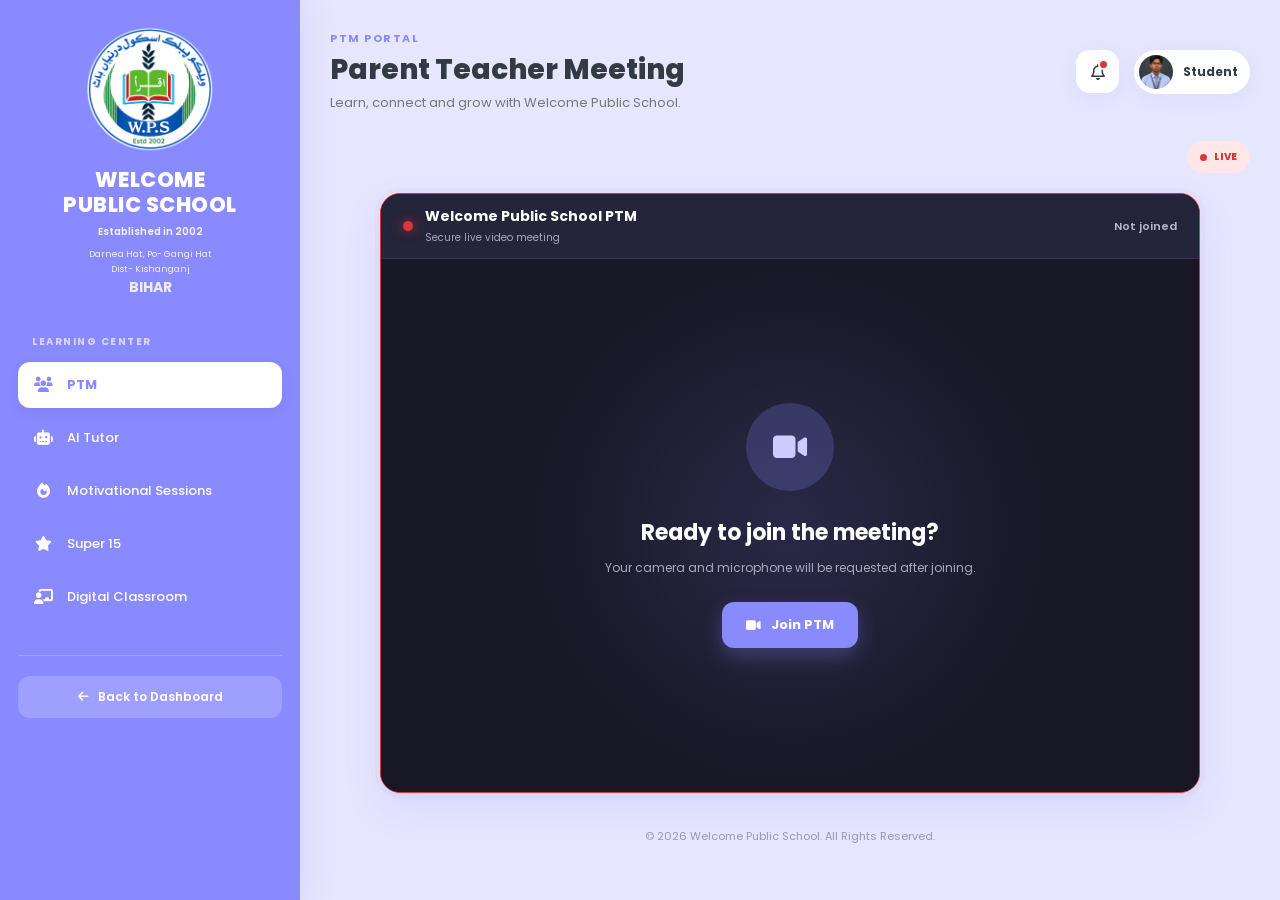
<file: learning.html>
<!doctype html>
<html lang="en">
  <head>
    <meta charset="UTF-8" />
    <meta name="viewport" content="width=device-width, initial-scale=1.0" />

    <title>Learning Center | Welcome Public School</title>

    <!-- Google Font -->
    <link rel="preconnect" href="https://fonts.googleapis.com" />
    <link rel="preconnect" href="https://fonts.gstatic.com" crossorigin />
    <link
      href="https://fonts.googleapis.com/css2?family=Poppins:wght@300;400;500;600;700;800&display=swap"
      rel="stylesheet"
    />

    <!-- Font Awesome -->
    <link
      rel="stylesheet"
      href="https://cdnjs.cloudflare.com/ajax/libs/font-awesome/6.6.0/css/all.min.css"
    />

    <!-- Jitsi External API -->
    <script src="https://meet.jit.si/external_api.js"></script>
    <link rel="stylesheet" href="learning.css" />
    <!-- Cross-browser standard icon declaration -->
<link rel="icon" type="image/x-icon" href="favicon.ico">
<link rel="shortcut icon" type="image/x-icon" href="favicon.ico">

  </head>

  <body>
    <div class="dashboard-container">
      <!-- =====================================================
             SIDEBAR
             ===================================================== -->

      <aside class="sidebar">
        <div class="school-brand">
          <img src="images/logo.png" alt="Welcome Public School Logo" />

          <h2>
            <span>WELCOME</span>
            <span>PUBLIC SCHOOL</span>
          </h2>

          <div class="established">Established in 2002</div>

          <div class="address">
            Darnea Hat, Po- Gangi Hat<br />
            Dist- Kishanganj<br />
            <span>BIHAR</span>
          </div>
        </div>

        <div class="menu-title">Learning Center</div>

        <nav class="sidebar-menu">
          <a href="#ptmMeeting" class="active">
            <i class="fa-solid fa-users"></i>
            <span>PTM</span>
          </a>

          <a href="ai-tutor.html">
            <i class="fa-solid fa-robot"></i>
            <span>AI Tutor</span>
          </a>

          <a href="motivational.html">
            <i class="fa-solid fa-fire"></i>
            <span>Motivational Sessions</span>
          </a>

          <a href="super.html">
            <i class="fa-solid fa-star"></i>
            <span>Super 15</span>
          </a>

          <a href="digital-classroom.html">
            <i class="fa-solid fa-chalkboard-user"></i>
            <span>Digital Classroom</span>
          </a>
        </nav>

        <div class="sidebar-bottom">
          <a href="dashboard.html" class="back-dashboard">
            <i class="fa-solid fa-arrow-left"></i>
            <span>Back to Dashboard</span>
          </a>
        </div>
      </aside>

      <!-- =====================================================
             MAIN CONTENT
             ===================================================== -->

      <main class="main-content">
        <!-- TOP HEADER -->

        <header class="top-header">
          <div class="page-heading">
            <small>PTM Portal</small>
            <h1>Parent Teacher Meeting</h1>
            <p>Learn, connect and grow with Welcome Public School.</p>
          </div>

          <div class="header-actions">
            <a href="#" class="notification-btn">
              <i class="fa-regular fa-bell"></i>
            </a>

            <a href="#" class="profile-mini">
              <img src="images/student.jpg" alt="Student" />
              <span>Student</span>
            </a>
          </div>
        </header>

        <!-- PTM SECTION -->

        <section class="ptm-section" id="ptmMeeting">
          <div class="section-heading">
            <span class="live-badge">
              <span></span>
              LIVE
            </span>
          </div>

          <!-- JITSI EMBEDDED WINDOW -->

          <div class="jitsi-wrapper">
            <div class="jitsi-header">
              <div class="meeting-title">
                <span class="meeting-live-dot"></span>

                <div>
                  <strong> Welcome Public School PTM </strong>

                  <small> Secure live video meeting </small>
                </div>
              </div>

              <div class="meeting-status" id="meetingStatus">Not joined</div>
            </div>

            <!-- REAL JITSI WILL LOAD HERE -->

            <div id="jitsi-container"></div>

            <!-- JOIN SCREEN -->

            <div class="jitsi-placeholder" id="jitsiPlaceholder">
              <div class="placeholder-icon" id="meetingCameraIcon">
                <span class="camera-wave wave-one"></span>
                <span class="camera-wave wave-two"></span>
                <span class="camera-wave wave-three"></span>

                <i class="fa-solid fa-video"></i>
              </div>

              <h3>Ready to join the meeting?</h3>

              <p>Your camera and microphone will be requested after joining.</p>

              <button class="join-ptm-btn" id="joinJitsiBtn">
                <i class="fa-solid fa-video"></i>
                Join PTM
              </button>
            </div>
          </div>
        </section>

        <!-- FOOTER -->

        <footer class="page-footer">
          © 2026 Welcome Public School. All Rights Reserved.
        </footer>
      </main>
    </div>

    <!-- JavaScript -->
    <script src="learning.js"></script>
  </body>
</html>
</file>
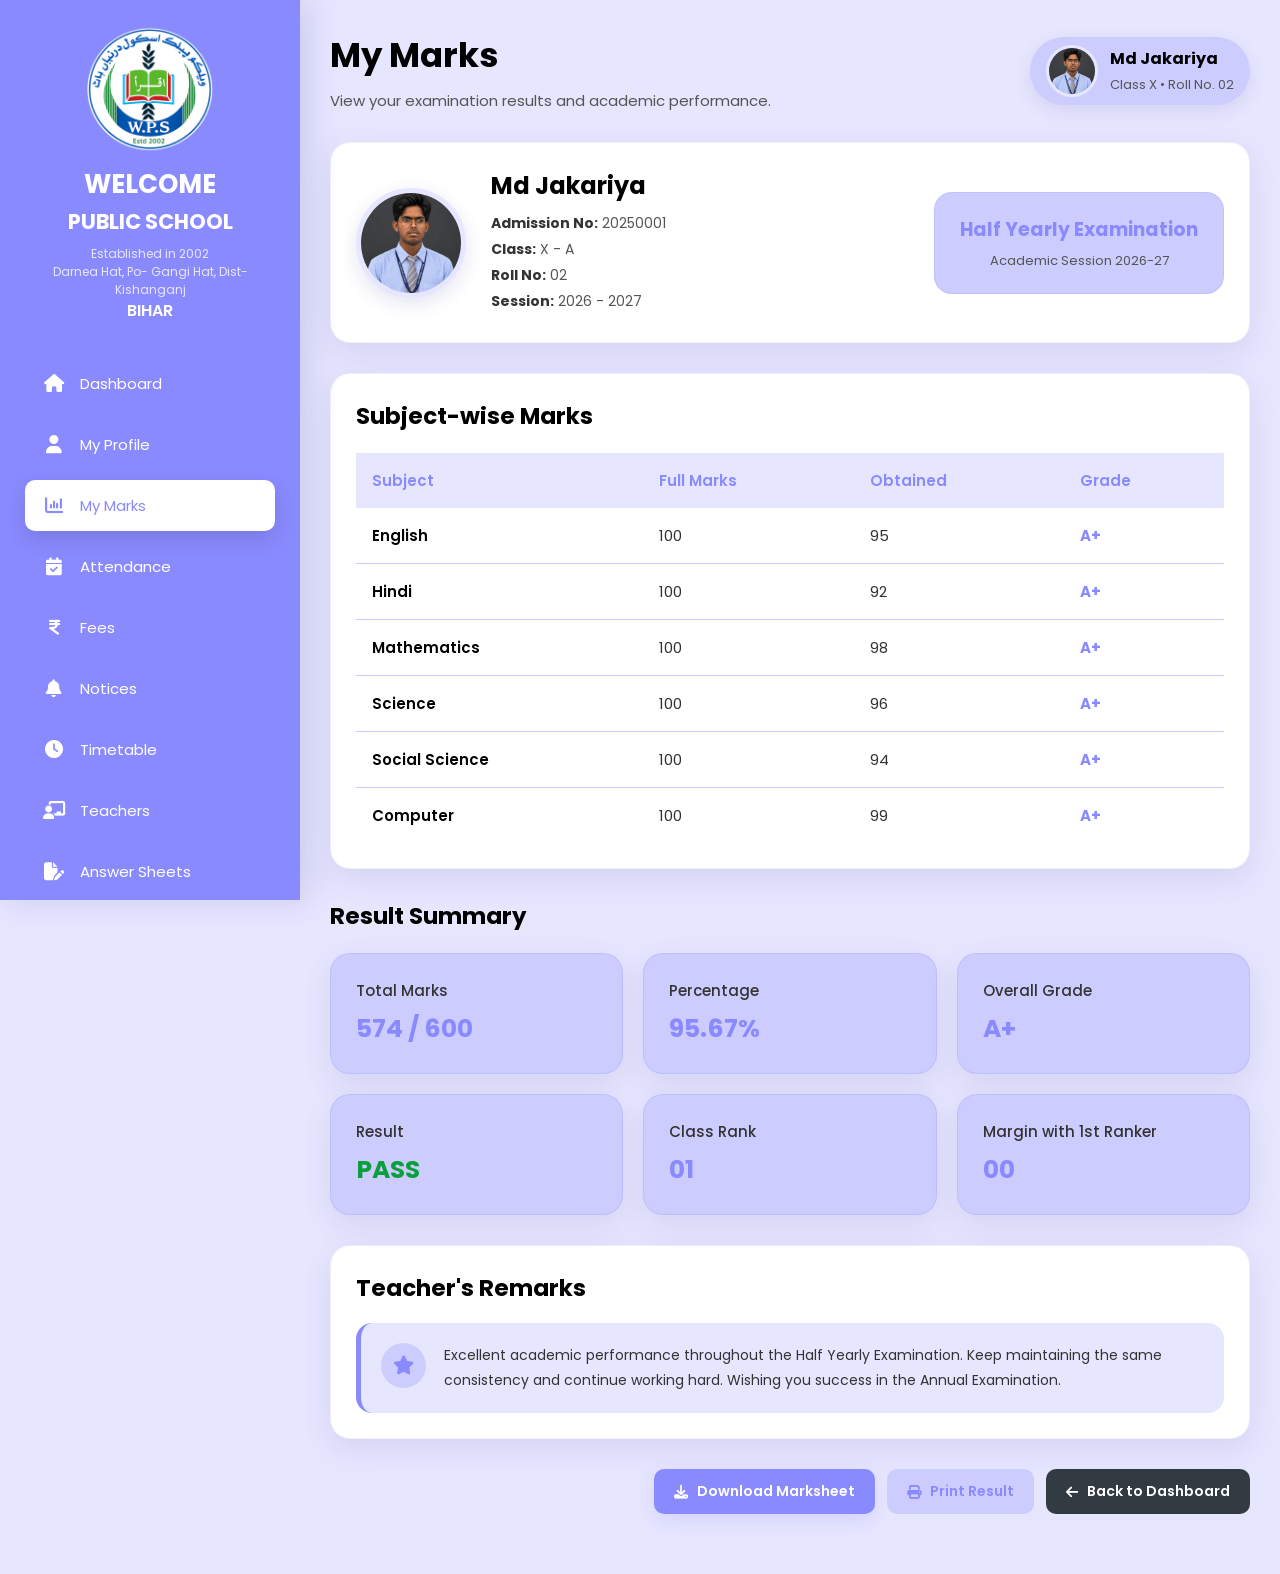
<file: marks.html>
<!DOCTYPE html>
<html lang="en">

<head>

    <meta charset="UTF-8">
    <meta name="viewport" content="width=device-width, initial-scale=1.0">

    <title>My Marks | Welcome Public School</title>

    <link rel="stylesheet" href="marks.css">

    <link rel="stylesheet"
    href="https://cdnjs.cloudflare.com/ajax/libs/font-awesome/6.5.2/css/all.min.css">

    <!-- Cross-browser standard icon declaration -->
<link rel="icon" type="image/x-icon" href="favicon.ico">
<link rel="shortcut icon" type="image/x-icon" href="favicon.ico">


</head>

<body>

<div class="container">

    <!-- ================= Sidebar ================= -->

    <aside class="sidebar">

        <div class="logo">

            <img src="images/logo.png" alt="School Logo">

            <div class="logo-text">

                <h2>WELCOME</h2>

                <h3>PUBLIC SCHOOL</h3>

                <p>Established in 2002</p>

                <p>Darnea Hat, Po- Gangi Hat, Dist- Kishanganj</p>

                <p>BIHAR</p>

            </div>

        </div>

        <ul>

            <li onclick="location.href='dashboard.html'">
                <i class="fa-solid fa-house"></i>
                Dashboard
            </li>

            <li onclick="location.href='profile.html'">
                <i class="fa-solid fa-user"></i>
                My Profile
            </li>

            <li class="active">
                <i class="fa-solid fa-chart-column"></i>
                My Marks
            </li>

            <li onclick="location.href='attendance.html'">
                <i class="fa-solid fa-calendar-check"></i>
                Attendance
            </li>

            <li onclick="location.href='fees.html'">
              <i class="fa-solid fa-indian-rupee-sign"></i>
              <span>Fees</span>
            </li>

            <li onclick="location.href='notices.html'">
              <i class="fa-solid fa-bell"></i>
              <span>Notices</span>
            </li>

            <li onclick="location.href='timetable.html'">
                <i class="fa-solid fa-clock"></i>
                Timetable
            </li>

            <li onclick="location.href='teachers.html'">
              <i class="fa-solid fa-chalkboard-user"></i>
              Teachers
            </li>

            <li onclick="location.href='answer-sheet.html'">

              <i class="fa-solid fa-file-pen"></i>
              Answer Sheets

            </li>

            <li onclick="location.href='results.html'">
              <i class="fa-solid fa-poll-h"></i> 
              Our Board Results
            </li>

            <li onclick="location.href='settings.html'">
              <i class="fa-solid fa-gear"></i>
              <span>Settings</span>
            </li>

            <li class="logout-btn" onclick="window.location.href='login.html'">
              <i class="fa-solid fa-right-from-bracket"></i>
              Logout
            </li>

        </ul>

    </aside>

    <!-- ================= Main Content ================= -->

    <main class="main">

        <header>

            <div>

                <h1>My Marks</h1>

                <p>View your examination results and academic performance.</p>

            </div>

            <div class="profile-box" onclick="location.href='profile.html'">

                <img src="images/student.jpg" alt="Student">

                <div>

                    <h3>Md Jakariya</h3>

                    <span>Class X • Roll No. 02</span>

                </div>

            </div>

        </header>

        <!-- ================= Student Card ================= -->

        <section class="student-card">

            <img src="images/student.jpg" alt="Student">

            <div class="student-info">

                <h2>Md Jakariya</h2>

                <p><strong>Admission No:</strong> 20250001</p>

                <p><strong>Class:</strong> X - A</p>

                <p><strong>Roll No:</strong> 02</p>

                <p><strong>Session:</strong> 2026 - 2027</p>

            </div>

            <div class="exam-box">

                <h3>Half Yearly Examination</h3>

                <p>Academic Session 2026-27</p>

            </div>

        </section>

        <!-- ================= Marks Table ================= -->

        <section class="marks-section">

            <h2>Subject-wise Marks</h2>

            <table>

                <thead>

                    <tr>

                        <th>Subject</th>

                        <th>Full Marks</th>

                        <th>Obtained</th>

                        <th>Grade</th>

                    </tr>

                </thead>

                <tbody>

                    <tr>
                        <td>English</td>
                        <td>100</td>
                        <td>95</td>
                        <td>A+</td>
                    </tr>

                    <tr>
                        <td>Hindi</td>
                        <td>100</td>
                        <td>92</td>
                        <td>A+</td>
                    </tr>

                    <tr>
                        <td>Mathematics</td>
                        <td>100</td>
                        <td>98</td>
                        <td>A+</td>
                    </tr>

                    <tr>
                        <td>Science</td>
                        <td>100</td>
                        <td>96</td>
                        <td>A+</td>
                    </tr>

                    <tr>
                        <td>Social Science</td>
                        <td>100</td>
                        <td>94</td>
                        <td>A+</td>
                    </tr>

                    <tr>
                        <td>Computer</td>
                        <td>100</td>
                        <td>99</td>
                        <td>A+</td>
                    </tr>

                </tbody>

            </table>

        </section>
                <!-- ================= Result Summary ================= -->

        <section class="summary-section">

            <h2>Result Summary</h2>

            <div class="summary-grid">

                <div class="summary-card">
                    <h3>Total Marks</h3>
                    <p>574 / 600</p>
                </div>

                <div class="summary-card">
                    <h3>Percentage</h3>
                    <p>95.67%</p>
                </div>

                <div class="summary-card">
                    <h3>Overall Grade</h3>
                    <p>A+</p>
                </div>

                <div class="summary-card">
                    <h3>Result</h3>
                    <p class="pass">PASS</p>
                </div>

                <div class="summary-card">
                    <h3>Class Rank</h3>
                    <p>01</p>
                </div>

                <div class="summary-card">
                    <h3>Margin with 1st Ranker</h3>
                    <p>00</p>
                </div>

            </div>

        </section>

        <!-- ================= Teacher's Remarks ================= -->

        <section class="remarks-section">

            <h2>Teacher's Remarks</h2>

            <div class="remarks-box">

                <i class="fa-solid fa-star"></i>

                <p>

                    Excellent academic performance throughout the Half Yearly Examination.
                    Keep maintaining the same consistency and continue working hard.
                    Wishing you success in the Annual Examination.

                </p>

            </div>

        </section>

        <!-- ================= Action Buttons ================= -->

        <section class="button-section">

            <button class="download-btn">

                <i class="fa-solid fa-download"></i>

                Download Marksheet

            </button>

            <button class="print-btn">

                <i class="fa-solid fa-print"></i>

                Print Result

            </button>

            <button class="back-btn"
            onclick="location.href='index.html'">

                <i class="fa-solid fa-arrow-left"></i>

                Back to Dashboard

            </button>

        </section>

    </main>

</div>

<script src="marks.js"></script>
<script src="common.js"></script>


</body>

</html>
</file>
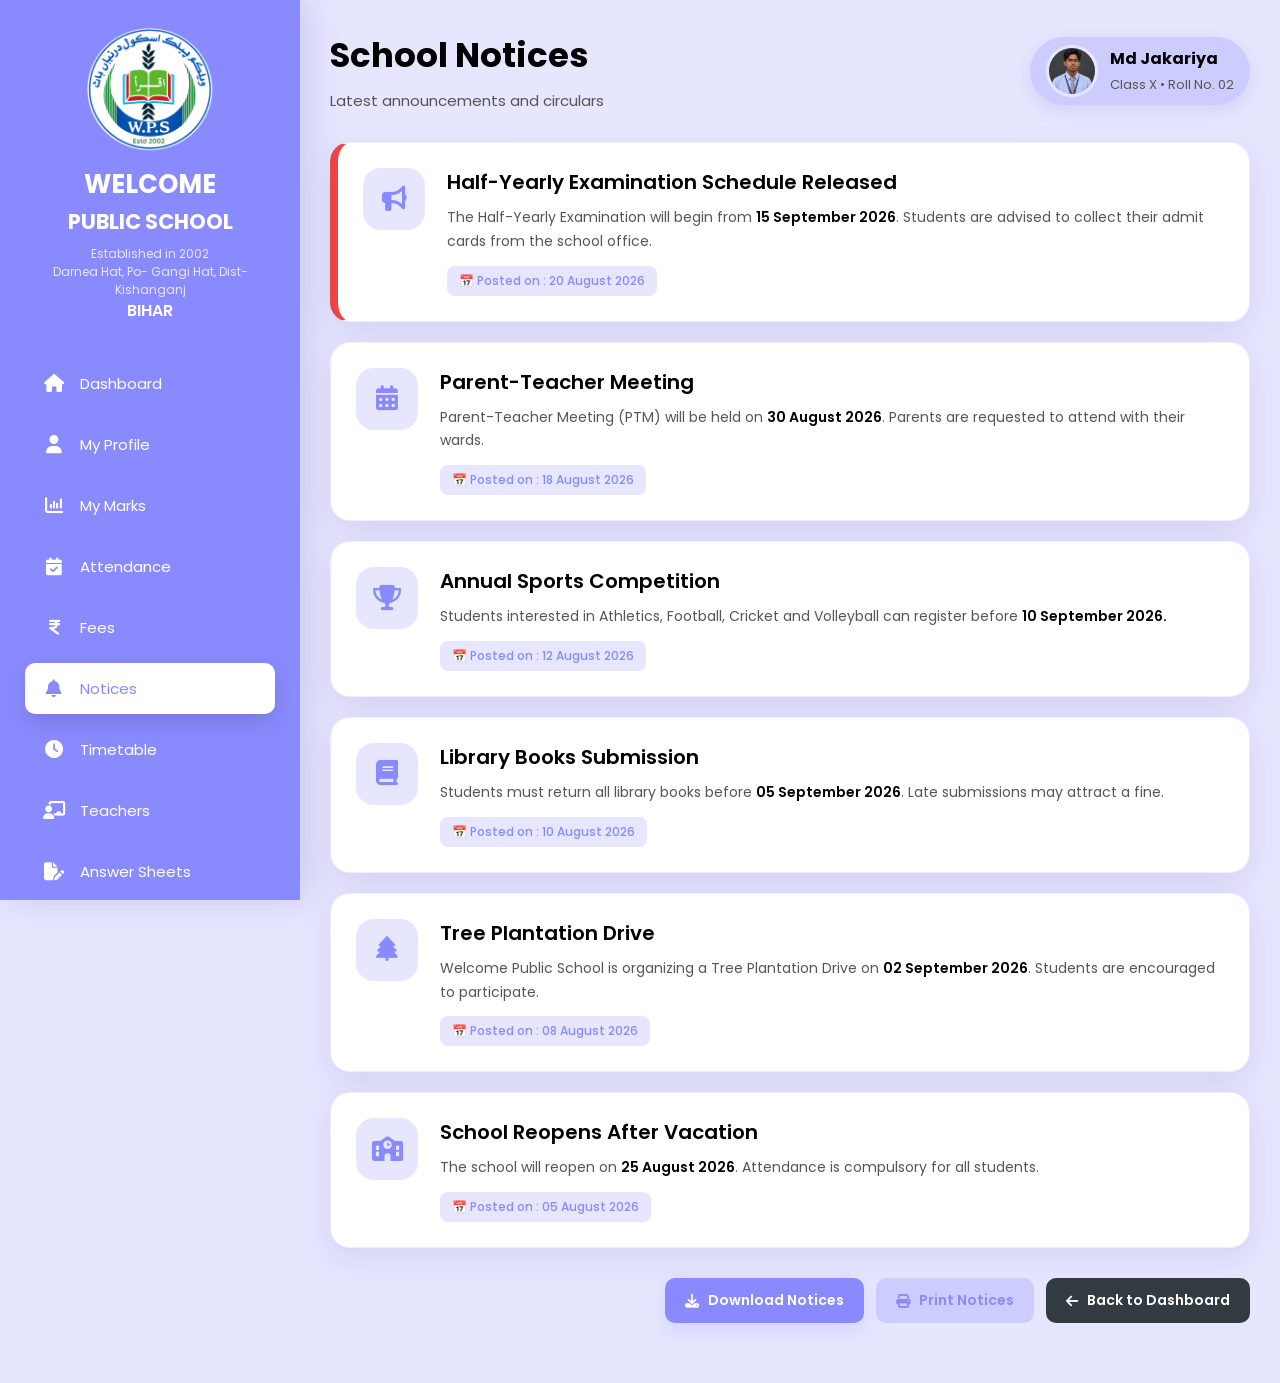
<file: notices.html>
<!DOCTYPE html>
<html lang="en">

<head>

    <meta charset="UTF-8">
    <meta name="viewport" content="width=device-width, initial-scale=1.0">

    <title>School Notices | Welcome Public School</title>

    <link rel="stylesheet" href="notices.css">

    <link rel="stylesheet"
    href="https://cdnjs.cloudflare.com/ajax/libs/font-awesome/6.5.2/css/all.min.css">

    <!-- Cross-browser standard icon declaration -->
<link rel="icon" type="image/x-icon" href="favicon.ico">
<link rel="shortcut icon" type="image/x-icon" href="favicon.ico">


</head>

<body>

<div class="container">

    <!-- ================= SIDEBAR ================= -->

    <aside class="sidebar">

        <div class="logo">

            <img src="images/logo.png" alt="School Logo">

            <div class="logo-text">

                <h2>WELCOME</h2>

                <h3>PUBLIC SCHOOL</h3>

                <p>Established in 2002</p>

                <p>Darnea Hat, Po- Gangi Hat, Dist- Kishanganj</p>

                <p>BIHAR</p>

            </div>

        </div>

        <ul>

            <li onclick="location.href='dashboard.html'">
                <i class="fa-solid fa-house"></i>
                Dashboard
            </li>

            <li onclick="location.href='profile.html'">
                <i class="fa-solid fa-user"></i>
                My Profile
            </li>

            <li onclick="location.href='marks.html'">
                <i class="fa-solid fa-chart-column"></i>
                My Marks
            </li>

            <li onclick="location.href='attendance.html'">
                <i class="fa-solid fa-calendar-check"></i>
                Attendance
            </li>

            <li onclick="location.href='fees.html'">
              <i class="fa-solid fa-indian-rupee-sign"></i>
              <span>Fees</span>
            </li>

            <li class="active">
                <i class="fa-solid fa-bell"></i>
                Notices
            </li>

            <li onclick="location.href='timetable.html'">
                <i class="fa-solid fa-clock"></i>
                Timetable
            </li>

            <li onclick="location.href='teachers.html'">
              <i class="fa-solid fa-chalkboard-user"></i>
              Teachers
            </li>

            <li onclick="location.href='answer-sheet.html'">

              <i class="fa-solid fa-file-pen"></i>
              Answer Sheets

            </li>

            <li onclick="location.href='results.html'">
              <i class="fa-solid fa-poll-h"></i> 
              Our Board Results
            </li>

            <li onclick="location.href='settings.html'">
              <i class="fa-solid fa-gear"></i>
              <span>Settings</span>
            </li>

            <li class="logout-btn" onclick="window.location.href='login.html'">
              <i class="fa-solid fa-right-from-bracket"></i>
              Logout
            </li>

        </ul>

    </aside>

    <!-- ================= MAIN ================= -->

    <main class="main">

        <header>

            <div>

                <h1>School Notices</h1>

                <p>Latest announcements and circulars</p>

            </div>

            <div class="profile-box" onclick="location.href='profile.html'">

                <img src="images/student.jpg" alt="Student">

                <div>

                    <h3>Md Jakariya</h3>

                    <span>Class X • Roll No. 02</span>

                </div>

            </div>

        </header>

        <!-- ================= NOTICE 1 ================= -->

        <section class="notice-card important">

            <div class="notice-icon">

                <i class="fa-solid fa-bullhorn"></i>

            </div>

            <div class="notice-content">

                <h2>Half-Yearly Examination Schedule Released</h2>

                <p>

                    The Half-Yearly Examination will begin from
                    <strong>15 September 2026</strong>.
                    Students are advised to collect their admit cards
                    from the school office.

                </p>

                <span class="date">
                    📅 Posted on : 20 August 2026
                </span>

            </div>

        </section>

        <!-- ================= NOTICE 2 ================= -->

        <section class="notice-card">

            <div class="notice-icon">

                <i class="fa-solid fa-calendar-days"></i>

            </div>

            <div class="notice-content">

                <h2>Parent-Teacher Meeting</h2>

                <p>

                    Parent-Teacher Meeting (PTM) will be held on
                    <strong>30 August 2026</strong>.
                    Parents are requested to attend with their wards.

                </p>

                <span class="date">
                    📅 Posted on : 18 August 2026
                </span>

            </div>

        </section>

        <!-- ================= NOTICE 3 ================= -->

        <section class="notice-card">

            <div class="notice-icon">

                <i class="fa-solid fa-trophy"></i>

            </div>

            <div class="notice-content">

                <h2>Annual Sports Competition</h2>

                <p>

                    Students interested in Athletics, Football,
                    Cricket and Volleyball can register before
                    <strong>10 September 2026.</strong>

                </p>

                <span class="date">

                    📅 Posted on : 12 August 2026

                </span>

            </div>

        </section>
                <!-- ================= NOTICE 4 ================= -->

        <section class="notice-card">

            <div class="notice-icon">

                <i class="fa-solid fa-book"></i>

            </div>

            <div class="notice-content">

                <h2>Library Books Submission</h2>

                <p>

                    Students must return all library books before
                    <strong>05 September 2026</strong>.
                    Late submissions may attract a fine.

                </p>

                <span class="date">

                    📅 Posted on : 10 August 2026

                </span>

            </div>

        </section>

        <!-- ================= NOTICE 5 ================= -->

        <section class="notice-card">

            <div class="notice-icon">

                <i class="fa-solid fa-tree"></i>

            </div>

            <div class="notice-content">

                <h2>Tree Plantation Drive</h2>

                <p>

                    Welcome Public School is organizing a Tree Plantation
                    Drive on <strong>02 September 2026</strong>.
                    Students are encouraged to participate.

                </p>

                <span class="date">

                    📅 Posted on : 08 August 2026

                </span>

            </div>

        </section>

        <!-- ================= NOTICE 6 ================= -->

        <section class="notice-card">

            <div class="notice-icon">

                <i class="fa-solid fa-school"></i>

            </div>

            <div class="notice-content">

                <h2>School Reopens After Vacation</h2>

                <p>

                    The school will reopen on
                    <strong>25 August 2026</strong>.
                    Attendance is compulsory for all students.

                </p>

                <span class="date">

                    📅 Posted on : 05 August 2026

                </span>

            </div>

        </section>

        <!-- ================= ACTION BUTTONS ================= -->

        <section class="button-section">

            <button class="download-btn">

                <i class="fa-solid fa-download"></i>

                Download Notices

            </button>

            <button class="print-btn">

                <i class="fa-solid fa-print"></i>

                Print Notices

            </button>

            <button class="back-btn"
                onclick="location.href='index.html'">

                <i class="fa-solid fa-arrow-left"></i>

                Back to Dashboard

            </button>

        </section>

    </main>

</div>

<script src="notices.js"></script>
<script src="common.js"></script>

</body>

</html>
</file>
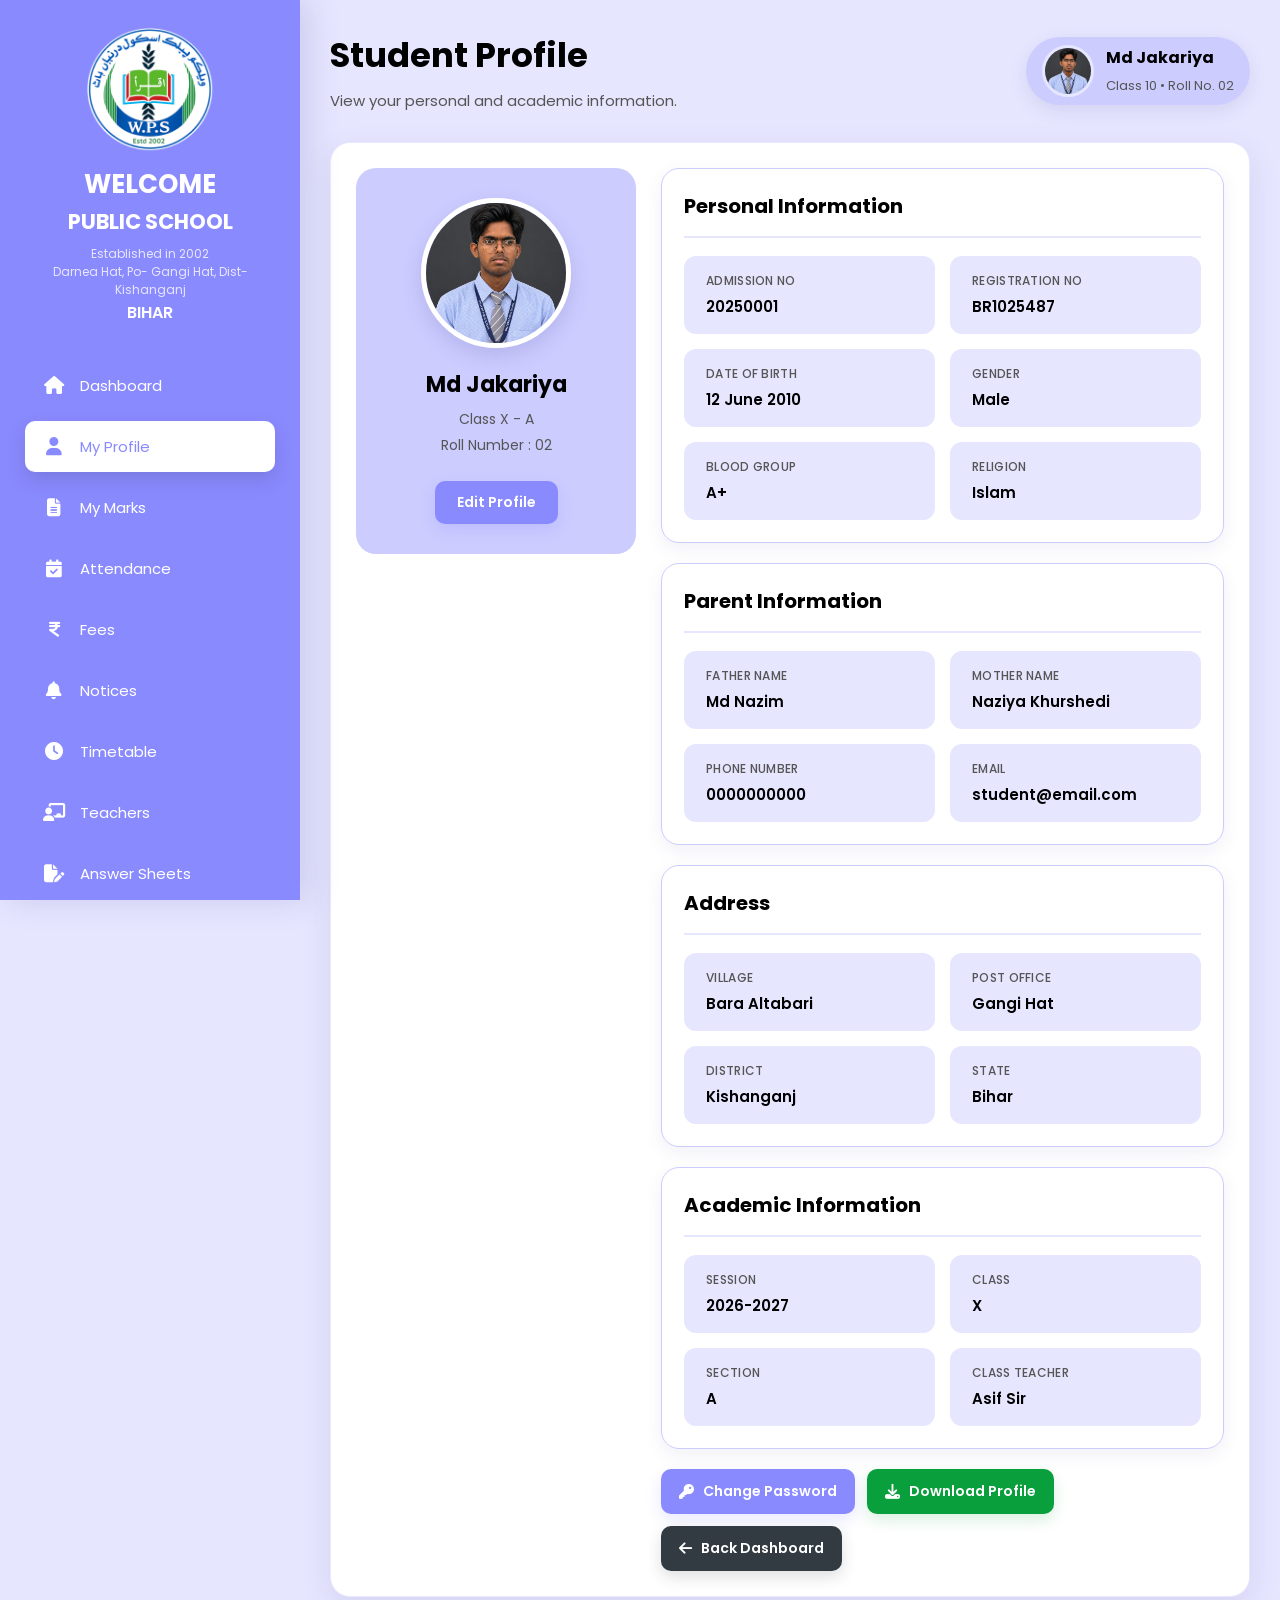
<file: profile.html>
<!DOCTYPE html>
<html lang="en">

<head>

  <meta charset="UTF-8">
  <meta name="viewport" content="width=device-width, initial-scale=1.0">

  <title>Student Profile | Welcome Public School</title>

  <link rel="stylesheet" href="profile.css">

  <!-- Font Awesome -->
  <link rel="stylesheet" href="https://cdnjs.cloudflare.com/ajax/libs/font-awesome/6.5.2/css/all.min.css">

  <!-- Cross-browser standard icon declaration -->
<link rel="icon" type="image/x-icon" href="favicon.ico">
<link rel="shortcut icon" type="image/x-icon" href="favicon.ico">


</head>

<body>

  <div class="container">

    <!-- ================= Sidebar ================= -->

    <aside class="sidebar">

      <div class="logo">

        <img src="images/logo.png" alt="School Logo">

        <div class="logo-text">

          <h2>WELCOME</h2>

          <h3>PUBLIC SCHOOL</h3>

          <p>Established in 2002</p>

          <p>Darnea Hat, Po- Gangi Hat, Dist- Kishanganj</p>

          <p>BIHAR</p>

        </div>

      </div>

      <ul>

        <li onclick="location.href='dashboard.html'">
          <i class="fa-solid fa-house"></i>
          Dashboard
        </li>

        <li class="active">
          <i class="fa-solid fa-user"></i>
          My Profile
        </li>

        <li onclick="location.href='marks.html'">
          <i class="fa-solid fa-file-lines"></i>
          My Marks
        </li>

        <li onclick="location.href='attendance.html'">
          <i class="fa-solid fa-calendar-check"></i>
          Attendance
        </li>

        <li onclick="location.href='fees.html'">
          <i class="fa-solid fa-indian-rupee-sign"></i>
          <span>Fees</span>
        </li>

        <li onclick="location.href='notices.html'">
          <i class="fa-solid fa-bell"></i>
          Notices
        </li>

        <li onclick="location.href='timetable.html'">
          <i class="fa-solid fa-clock"></i>
          Timetable
        </li>

        <li onclick="location.href='teachers.html'">
          <i class="fa-solid fa-chalkboard-user"></i>
          Teachers
        </li>

        <li onclick="location.href='answer-sheet.html'">

          <i class="fa-solid fa-file-pen"></i>
          Answer Sheets

        </li>

        <li onclick="location.href='results.html'">
          <i class="fa-solid fa-poll-h"></i> 
          Our Board Results
        </li>

        <li onclick="location.href='settings.html'">
          <i class="fa-solid fa-gear"></i>
          <span>Settings</span>
        </li>

        <li class="logout-btn" onclick="window.location.href='login.html'">
          <i class="fa-solid fa-right-from-bracket"></i>
          Logout
        </li>

      </ul>

    </aside>

    <!-- ================= Main ================= -->

    <main class="main">

      <!-- Header -->

      <header>

        <div>

          <h1>Student Profile</h1>

          <p>View your personal and academic information.</p>

        </div>

        <div class="profile-box" onclick="location.href='profile.html'">

          <img src="images/student.jpg">

          <div>

            <h3>Md Jakariya</h3>

            <span>Class 10 • Roll No. 02</span>

          </div>

        </div>

      </header>

      <!-- Profile Card -->

      <section class="profile-card">

        <div class="left-profile">

          <img src="images/student.jpg">

          <h2>Md Jakariya</h2>

          <p>Class X - A</p>

          <p>Roll Number : 02</p>

          <button>Edit Profile</button>

        </div>

        <div class="right-profile">

          <!-- Personal -->

          <div class="section">

            <h2>Personal Information</h2>

            <div class="grid">

              <div class="item">
                <label>Admission No</label>
                <span>20250001</span>
              </div>

              <div class="item">
                <label>Registration No</label>
                <span>BR1025487</span>
              </div>

              <div class="item">
                <label>Date of Birth</label>
                <span>12 June 2010</span>
              </div>

              <div class="item">
                <label>Gender</label>
                <span>Male</span>
              </div>

              <div class="item">
                <label>Blood Group</label>
                <span>A+</span>
              </div>

              <div class="item">
                <label>Religion</label>
                <span>Islam</span>
              </div>

            </div>

          </div>

          <!-- Parent -->

          <div class="section">

            <h2>Parent Information</h2>

            <div class="grid">

              <div class="item">
                <label>Father Name</label>
                <span>Md Nazim</span>
              </div>

              <div class="item">
                <label>Mother Name</label>
                <span>Naziya Khurshedi</span>
              </div>

              <div class="item">
                <label>Phone Number</label>
                <span>0000000000</span>
              </div>

              <div class="item">
                <label>Email</label>
                <span>student@email.com</span>
              </div>

            </div>

          </div>

          <!-- Address -->

          <div class="section">

            <h2>Address</h2>

            <div class="grid">

              <div class="item">
                <label>Village</label>
                <span>Bara Altabari</span>
              </div>

              <div class="item">
                <label>Post Office</label>
                <span>Gangi Hat</span>
              </div>

              <div class="item">
                <label>District</label>
                <span>Kishanganj</span>
              </div>

              <div class="item">
                <label>State</label>
                <span>Bihar</span>
              </div>

            </div>

          </div>

          <!-- Academic -->

          <div class="section">

            <h2>Academic Information</h2>

            <div class="grid">

              <div class="item">
                <label>Session</label>
                <span>2026-2027</span>
              </div>

              <div class="item">
                <label>Class</label>
                <span>X</span>
              </div>

              <div class="item">
                <label>Section</label>
                <span>A</span>
              </div>

              <div class="item">
                <label>Class Teacher</label>
                <span>Asif Sir</span>
              </div>

            </div>

          </div>

          <!-- Buttons -->

          <div class="buttons">

            <button class="blue">
              <i class="fa-solid fa-key"></i>
              Change Password
            </button>

            <button class="green">
              <i class="fa-solid fa-download"></i>
              Download Profile
            </button>

            <button class="grey" onclick="location.href='index.html'">

              <i class="fa-solid fa-arrow-left"></i>

              Back Dashboard

            </button>

          </div>

        </div>

      </section>

    </main>

  </div>

  <script src="profile.js"></script>
  <script src="common.js"></script>

</body>

</html>
</file>
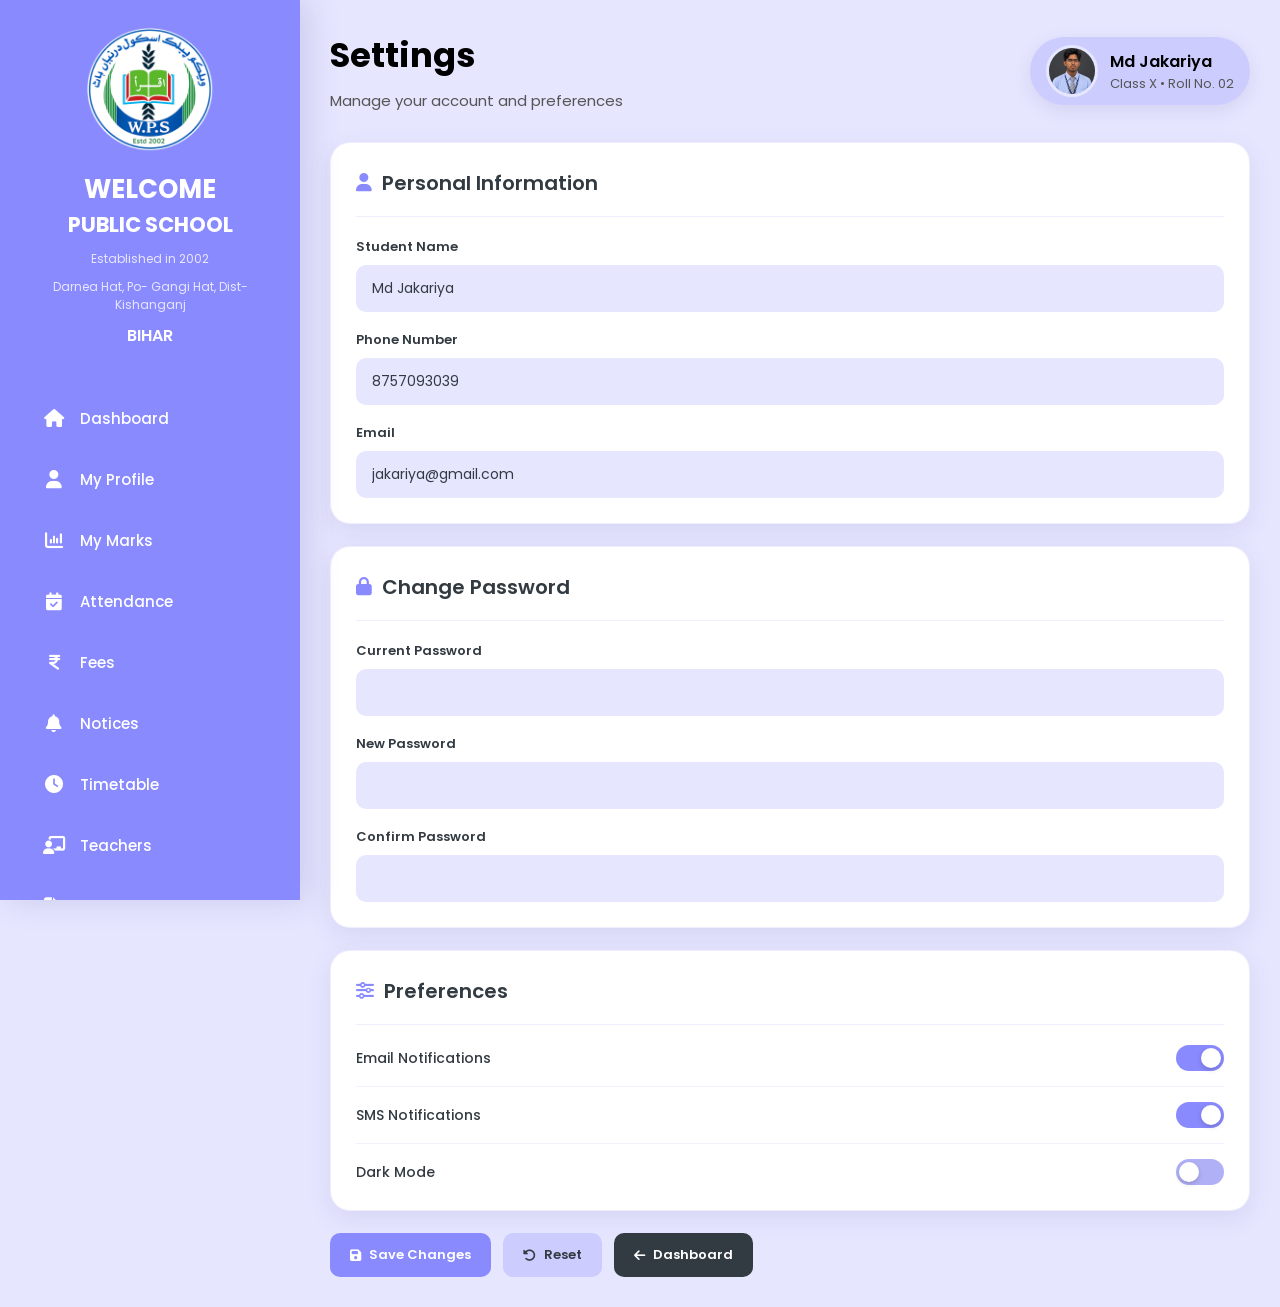
<file: settings.html>
<!DOCTYPE html>
<html lang="en">

<head>

    <meta charset="UTF-8">
    <meta name="viewport" content="width=device-width, initial-scale=1.0">

    <title>Settings | Welcome Public School</title>

    <link rel="stylesheet" href="settings.css">

    <link rel="stylesheet"
    href="https://cdnjs.cloudflare.com/ajax/libs/font-awesome/6.5.2/css/all.min.css">

    <!-- Cross-browser standard icon declaration -->
<link rel="icon" type="image/x-icon" href="favicon.ico">
<link rel="shortcut icon" type="image/x-icon" href="favicon.ico">


</head>

<body>

<div class="container">

    <!-- Sidebar -->

    <aside class="sidebar">

        <div class="logo">

            <img src="images/logo.png">

            <div class="logo-text">

                <h2>WELCOME</h2>
                <h3>PUBLIC SCHOOL</h3>

                <p>Established in 2002</p>
                <p>Darnea Hat, Po- Gangi Hat, Dist- Kishanganj</p>
                <p>BIHAR</p>

            </div>

        </div>

        <ul>

            <li onclick="location.href='dashboard.html'">
                <i class="fa-solid fa-house"></i> Dashboard
            </li>

            <li onclick="location.href='profile.html'">
                <i class="fa-solid fa-user"></i> My Profile
            </li>

            <li onclick="location.href='marks.html'">
                <i class="fa-solid fa-chart-column"></i> My Marks
            </li>

            <li onclick="location.href='attendance.html'">
                <i class="fa-solid fa-calendar-check"></i> Attendance
            </li>

            <li onclick="location.href='fees.html'">
              <i class="fa-solid fa-indian-rupee-sign"></i>
              <span>Fees</span>
            </li>

            <li onclick="location.href='notices.html'">
                <i class="fa-solid fa-bell"></i> Notices
            </li>

            <li onclick="location.href='timetable.html'">
                <i class="fa-solid fa-clock"></i> Timetable
            </li>

            <li onclick="location.href='teachers.html'">
              <i class="fa-solid fa-chalkboard-user"></i>
              Teachers
            </li>

            <li onclick="location.href='answer-sheet.html'">

              <i class="fa-solid fa-file-pen"></i>
              Answer Sheets

            </li>

            <li onclick="location.href='results.html'">
              <i class="fa-solid fa-poll-h"></i> 
              Our Board Results
            </li>

            <li class="active">
                <i class="fa-solid fa-gear"></i>
                Settings
            </li>

            <li class="logout-btn" onclick="window.location.href='login.html'">
              <i class="fa-solid fa-right-from-bracket"></i>
              Logout
            </li>

        </ul>

    </aside>

    <!-- Main -->

    <main class="main">

        <header>

            <div>

                <h1>Settings</h1>

                <p>Manage your account and preferences</p>

            </div>

            <div class="profile-box" onclick="location.href='profile.html'">

                <img src="images/student.jpg">

                <div>

                    <h3>Md Jakariya</h3>

                    <span>Class X • Roll No. 02</span>

                </div>

            </div>

        </header>

        <!-- Personal Information -->

        <section class="setting-card">

            <h2><i class="fa-solid fa-user"></i> Personal Information</h2>

            <div class="form-group">

                <label>Student Name</label>

                <input type="text" value="Md Jakariya">

            </div>

            <div class="form-group">

                <label>Phone Number</label>

                <input type="text" value="8757093039">

            </div>

            <div class="form-group">

                <label>Email</label>

                <input type="email" value="jakariya@gmail.com">

            </div>

        </section>

        <!-- Password -->

        <section class="setting-card">

            <h2><i class="fa-solid fa-lock"></i> Change Password</h2>

            <div class="form-group">

                <label>Current Password</label>

                <input type="password">

            </div>

            <div class="form-group">

                <label>New Password</label>

                <input type="password">

            </div>

            <div class="form-group">

                <label>Confirm Password</label>

                <input type="password">

            </div>

        </section>

        <!-- Preferences -->

        <section class="setting-card">

            <h2><i class="fa-solid fa-sliders"></i> Preferences</h2>

            <div class="toggle">

                <span>Email Notifications</span>

                <input type="checkbox" checked>

            </div>

            <div class="toggle">

                <span>SMS Notifications</span>

                <input type="checkbox" checked>

            </div>

            <div class="toggle">

                <span>Dark Mode</span>

                <input type="checkbox">

            </div>

        </section>

        <!-- Buttons -->

        <div class="button-section">

            <button class="save-btn">

                <i class="fa-solid fa-floppy-disk"></i>

                Save Changes

            </button>

            <button class="reset-btn">

                <i class="fa-solid fa-rotate-left"></i>

                Reset

            </button>

            <button class="back-btn"
            onclick="location.href='index.html'">

                <i class="fa-solid fa-arrow-left"></i>

                Dashboard

            </button>

        </div>

    </main>

</div>

<script src="settings.js"></script>
<script src="common.js"></script>

</body>

</html>
</file>
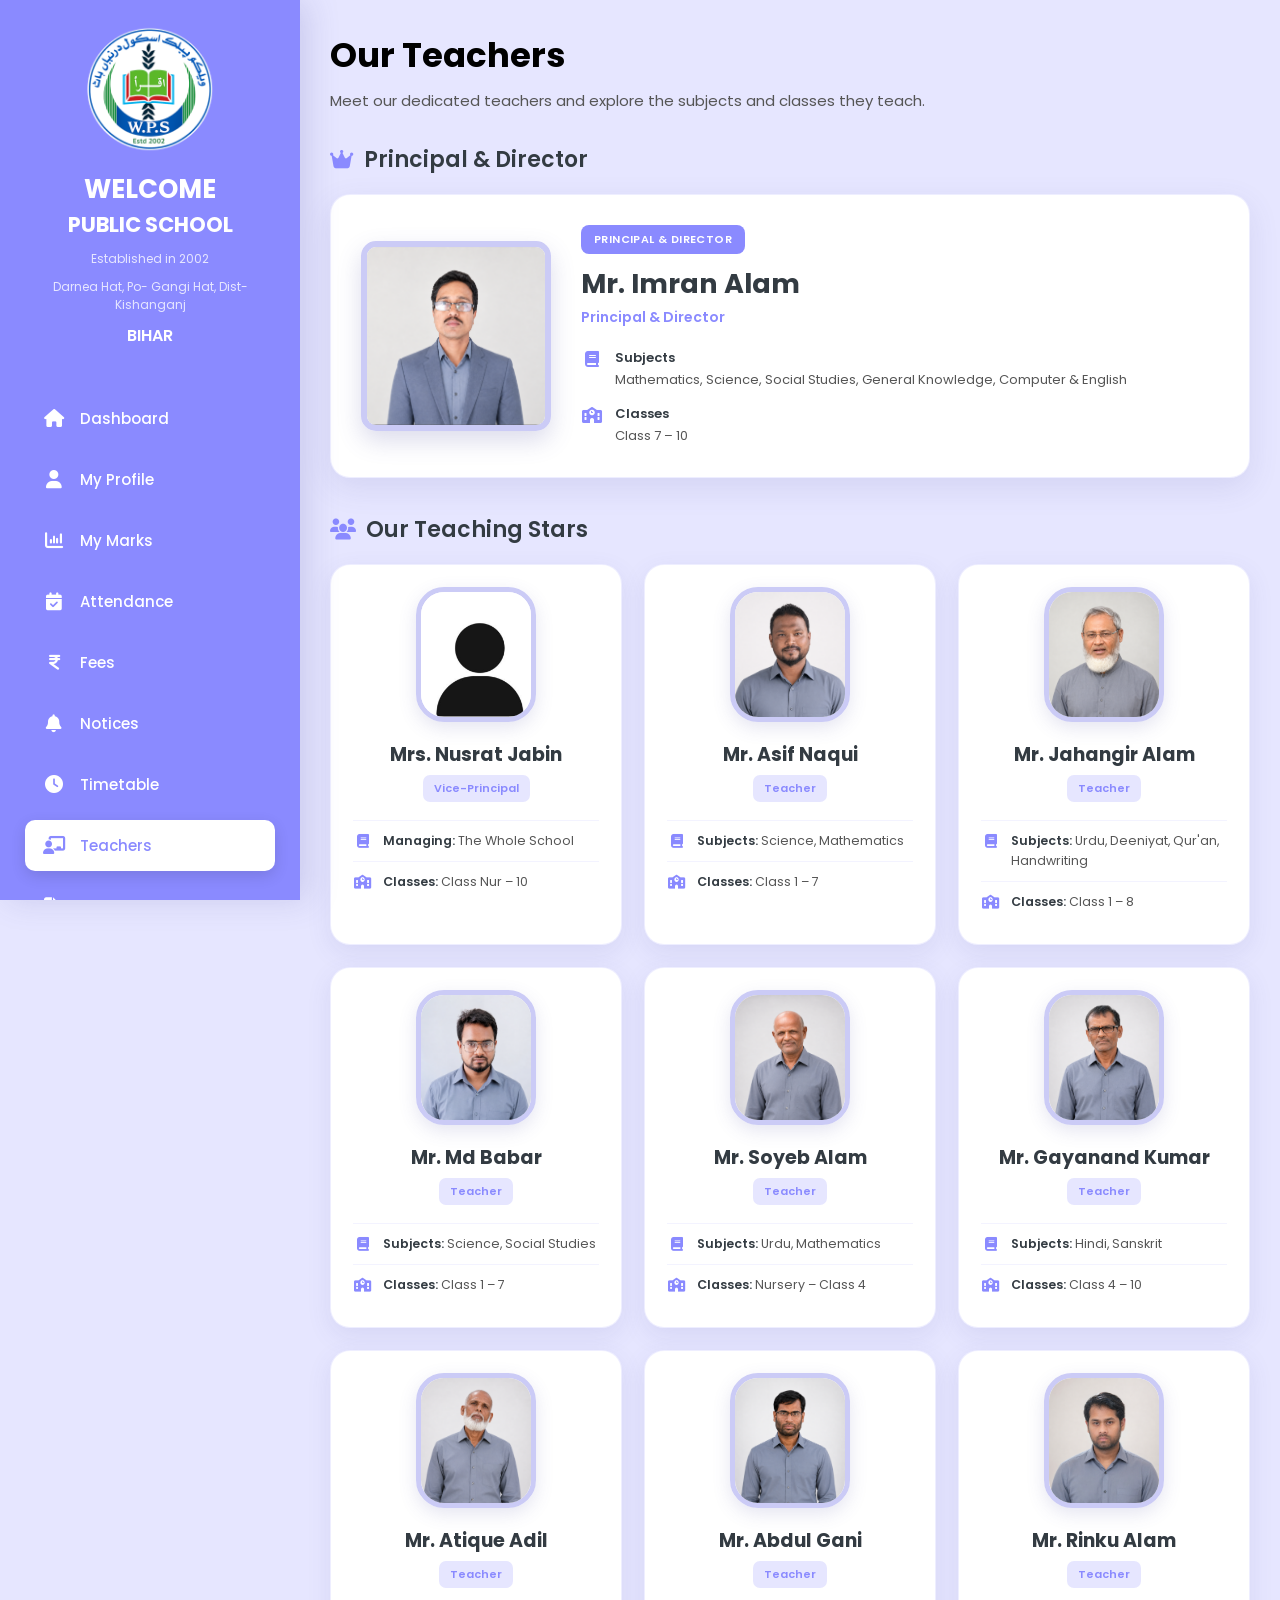
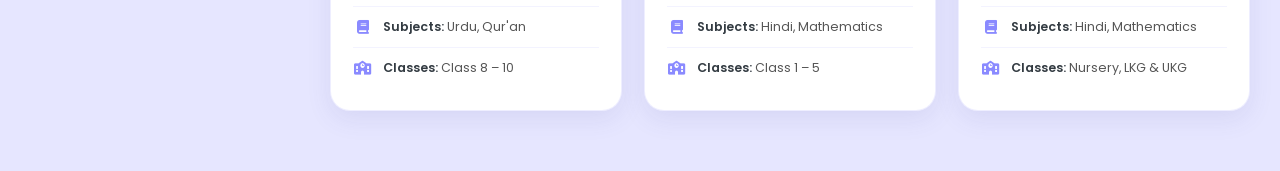
<file: teachers.html>
<!DOCTYPE html>
<html lang="en">
<head>
    <meta charset="UTF-8">
    <meta name="viewport" content="width=device-width, initial-scale=1.0">

    <title>Teachers | Welcome Public School</title>

    <!-- Font Awesome -->
    <link rel="stylesheet"
          href="https://cdnjs.cloudflare.com/ajax/libs/font-awesome/6.5.2/css/all.min.css">

    <!-- Teachers CSS -->
    <link rel="stylesheet" href="teachers.css">
    <!-- Cross-browser standard icon declaration -->
<link rel="icon" type="image/x-icon" href="favicon.ico">
<link rel="shortcut icon" type="image/x-icon" href="favicon.ico">

    
</head>

<body>

<div class="dashboard-container">

    <!-- ================= SIDEBAR ================= -->

    <aside class="sidebar">

        <div class="logo">

            <img src="images/logo.png" alt="School Logo">

            <div class="logo-text">

                <h2>WELCOME</h2>

                <h3>PUBLIC SCHOOL</h3>

                <p>Established in 2002</p>

                <p>Darnea Hat, Po- Gangi Hat, Dist- Kishanganj</p>

                <p>BIHAR</p>

            </div>

        </div>


        <ul>

            <li onclick="location.href='dashboard.html'">
                <i class="fa-solid fa-house"></i>
                Dashboard
            </li>


            <li onclick="location.href='profile.html'">
                <i class="fa-solid fa-user"></i>
                My Profile
            </li>


            <li onclick="location.href='marks.html'">
                <i class="fa-solid fa-chart-column"></i>
                My Marks
            </li>


            <li onclick="location.href='attendance.html'">
                <i class="fa-solid fa-calendar-check"></i>
                Attendance
            </li>

            <li onclick="location.href='fees.html'">
                <i class="fa-solid fa-indian-rupee-sign"></i>
                Fees
            </li>

            <li onclick="location.href='notices.html'">
                <i class="fa-solid fa-bell"></i>
                Notices
            </li>


            <li onclick="location.href='timetable.html'">
                <i class="fa-solid fa-clock"></i>
                Timetable
            </li>


            <!-- NEW TEACHERS SECTION -->

            <li class="active">
                <i class="fa-solid fa-chalkboard-user"></i>
                Teachers
            </li>

            <li onclick="location.href='answer-sheet.html'">

              <i class="fa-solid fa-file-pen"></i>
              Answer Sheets

            </li>

            <li onclick="location.href='results.html'">
              <i class="fa-solid fa-poll-h"></i> 
              Our Board Results
            </li>

            
            <li onclick="location.href='settings.html'">
                <i class="fa-solid fa-gear"></i>
                Settings
            </li>


            <li class="logout-btn" onclick="window.location.href='login.html'">
                <i class="fa-solid fa-right-from-bracket"></i>
                Logout
            </li>

        </ul>

    </aside>


    <!-- ================= MAIN CONTENT ================= -->

    <main class="main-content">

        <!-- HEADER -->

        <div class="page-header">

            <div>

                <h1>Our Teachers</h1>

                <p>
                    Meet our dedicated teachers and explore the subjects
                    and classes they teach.
                </p>

            </div>

        </div>


        <!-- PRINCIPAL -->

        <section class="principal-section">

            <div class="section-title">

                <i class="fa-solid fa-crown"></i>

                <h2>Principal & Director</h2>

            </div>


            <div class="principal-card">

                <div class="principal-image">

                    <img src="images/imran-alam.png"
                         alt="Imran Alam">

                </div>


                <div class="principal-info">

                    <span class="principal-badge">
                        PRINCIPAL & DIRECTOR
                    </span>

                    <h2>Mr. Imran Alam</h2>

                    <p class="role">
                        Principal & Director
                    </p>


                    <div class="teacher-details">

                        <div>
                            <i class="fa-solid fa-book"></i>

                            <div>
                                <strong>Subjects</strong>
                                <p>
                                    Mathematics, Science, Social Studies,
                                    General Knowledge, Computer & English
                                </p>
                            </div>

                        </div>


                        <div>
                            <i class="fa-solid fa-school"></i>

                            <div>
                                <strong>Classes</strong>
                                <p>Class 7 – 10</p>
                            </div>

                        </div>

                    </div>

                </div>

            </div>

        </section>


        <!-- TEACHERS -->

        <section class="teachers-section">

            <div class="section-title">

                <i class="fa-solid fa-users"></i>

                <h2>Our Teaching Stars</h2>

            </div>


            <div class="teachers-grid">


                <!-- NUSRAT JABIN -->

                <div class="teacher-card">

                    <div class="teacher-image">

                        <img src="images/nusrat-jabin.png"
                             alt="Nusrat Jabin">

                    </div>

                    <div class="teacher-info">

                        <h3>Mrs. Nusrat Jabin</h3>

                        <span class="teacher-role">
                            Vice-Principal
                        </span>

                        <div class="detail">

                            <i class="fa-solid fa-book"></i>

                            <span>
                                <strong>Managing:</strong>
                                The Whole School
                            </span>

                        </div>

                        <div class="detail">

                            <i class="fa-solid fa-school"></i>

                            <span>
                                <strong>Classes:</strong>
                                Class Nur – 10
                            </span>

                        </div>

                    </div>

                </div>


                <!-- ASIF NAQUI -->

                <div class="teacher-card">

                    <div class="teacher-image">

                        <img src="images/asif-naqui.png"
                             alt="Asif Naqui">

                    </div>

                    <div class="teacher-info">

                        <h3>Mr. Asif Naqui</h3>

                        <span class="teacher-role">
                            Teacher
                        </span>

                        <div class="detail">

                            <i class="fa-solid fa-book"></i>

                            <span>
                                <strong>Subjects:</strong>
                                Science, Mathematics
                            </span>

                        </div>

                        <div class="detail">

                            <i class="fa-solid fa-school"></i>

                            <span>
                                <strong>Classes:</strong>
                                Class 1 – 7
                            </span>

                        </div>

                    </div>

                </div>


                <!-- JAHANGIR ALAM -->

                <div class="teacher-card">

                    <div class="teacher-image">

                        <img src="images/jahangir-alam.png"
                             alt="Jahangir Alam">

                    </div>

                    <div class="teacher-info">

                        <h3>Mr. Jahangir Alam</h3>

                        <span class="teacher-role">
                            Teacher
                        </span>

                        <div class="detail">

                            <i class="fa-solid fa-book"></i>

                            <span>
                                <strong>Subjects:</strong>
                                Urdu, Deeniyat, Qur'an, Handwriting
                            </span>

                        </div>

                        <div class="detail">

                            <i class="fa-solid fa-school"></i>

                            <span>
                                <strong>Classes:</strong>
                                Class 1 – 8
                            </span>

                        </div>

                    </div>

                </div>


                <!-- MD BABAR -->

                <div class="teacher-card">

                    <div class="teacher-image">

                        <img src="images/md-babar.png"
                             alt="Md Babar">

                    </div>

                    <div class="teacher-info">

                        <h3>Mr. Md Babar</h3>

                        <span class="teacher-role">
                            Teacher
                        </span>

                        <div class="detail">

                            <i class="fa-solid fa-book"></i>

                            <span>
                                <strong>Subjects:</strong>
                                Science, Social Studies
                            </span>

                        </div>

                        <div class="detail">

                            <i class="fa-solid fa-school"></i>

                            <span>
                                <strong>Classes:</strong>
                                Class 1 – 7
                            </span>

                        </div>

                    </div>

                </div>


                <!-- SOYEB ALAM -->

                <div class="teacher-card">

                    <div class="teacher-image">

                        <img src="images/soyeb-alam.png"
                             alt="Soyeb Alam">

                    </div>

                    <div class="teacher-info">

                        <h3>Mr. Soyeb Alam</h3>

                        <span class="teacher-role">
                            Teacher
                        </span>

                        <div class="detail">

                            <i class="fa-solid fa-book"></i>

                            <span>
                                <strong>Subjects:</strong>
                                Urdu, Mathematics
                            </span>

                        </div>

                        <div class="detail">

                            <i class="fa-solid fa-school"></i>

                            <span>
                                <strong>Classes:</strong>
                                Nursery – Class 4
                            </span>

                        </div>

                    </div>

                </div>


                <!-- GAYANAND KUMAR -->

                <div class="teacher-card">

                    <div class="teacher-image">

                        <img src="images/gayanand-kumar.png"
                             alt="Gayanand Kumar">

                    </div>

                    <div class="teacher-info">

                        <h3>Mr. Gayanand Kumar</h3>

                        <span class="teacher-role">
                            Teacher
                        </span>

                        <div class="detail">

                            <i class="fa-solid fa-book"></i>

                            <span>
                                <strong>Subjects:</strong>
                                Hindi, Sanskrit
                            </span>

                        </div>

                        <div class="detail">

                            <i class="fa-solid fa-school"></i>

                            <span>
                                <strong>Classes:</strong>
                                Class 4 – 10
                            </span>

                        </div>

                    </div>

                </div>


                <!-- ATIQUE ADIL -->

                <div class="teacher-card">

                    <div class="teacher-image">

                        <img src="images/atique-adil.png"
                             alt="Atique Adil">

                    </div>

                    <div class="teacher-info">

                        <h3>Mr. Atique Adil</h3>

                        <span class="teacher-role">
                            Teacher
                        </span>

                        <div class="detail">

                            <i class="fa-solid fa-book"></i>

                            <span>
                                <strong>Subjects:</strong>
                                Urdu, Qur'an
                            </span>

                        </div>

                        <div class="detail">

                            <i class="fa-solid fa-school"></i>

                            <span>
                                <strong>Classes:</strong>
                                Class 8 – 10
                            </span>

                        </div>

                    </div>

                </div>


                <!-- ABDUL GANI -->

                <div class="teacher-card">

                    <div class="teacher-image">

                        <img src="images/abdul-gani.png"
                             alt="Abdul Gani">

                    </div>

                    <div class="teacher-info">

                        <h3>Mr. Abdul Gani</h3>

                        <span class="teacher-role">
                            Teacher
                        </span>

                        <div class="detail">

                            <i class="fa-solid fa-book"></i>

                            <span>
                                <strong>Subjects:</strong>
                                Hindi, Mathematics
                            </span>

                        </div>

                        <div class="detail">

                            <i class="fa-solid fa-school"></i>

                            <span>
                                <strong>Classes:</strong>
                                Class 1 – 5
                            </span>

                        </div>

                    </div>

                </div>


                <!-- RINKU ALAM -->

                <div class="teacher-card">

                    <div class="teacher-image">

                        <img src="images/rinku-alam.png"
                             alt="Rinku Alam">

                    </div>

                    <div class="teacher-info">

                        <h3>Mr. Rinku Alam</h3>

                        <span class="teacher-role">
                            Teacher
                        </span>

                        <div class="detail">

                            <i class="fa-solid fa-book"></i>

                            <span>
                                <strong>Subjects:</strong>
                                Hindi, Mathematics
                            </span>

                        </div>

                        <div class="detail">

                            <i class="fa-solid fa-school"></i>

                            <span>
                                <strong>Classes:</strong>
                                Nursery, LKG & UKG
                            </span>

                        </div>

                    </div>

                </div>


            </div>

        </section>

    </main>

</div>


<script src="teachers.js"></script>

</body>
</html>
</file>
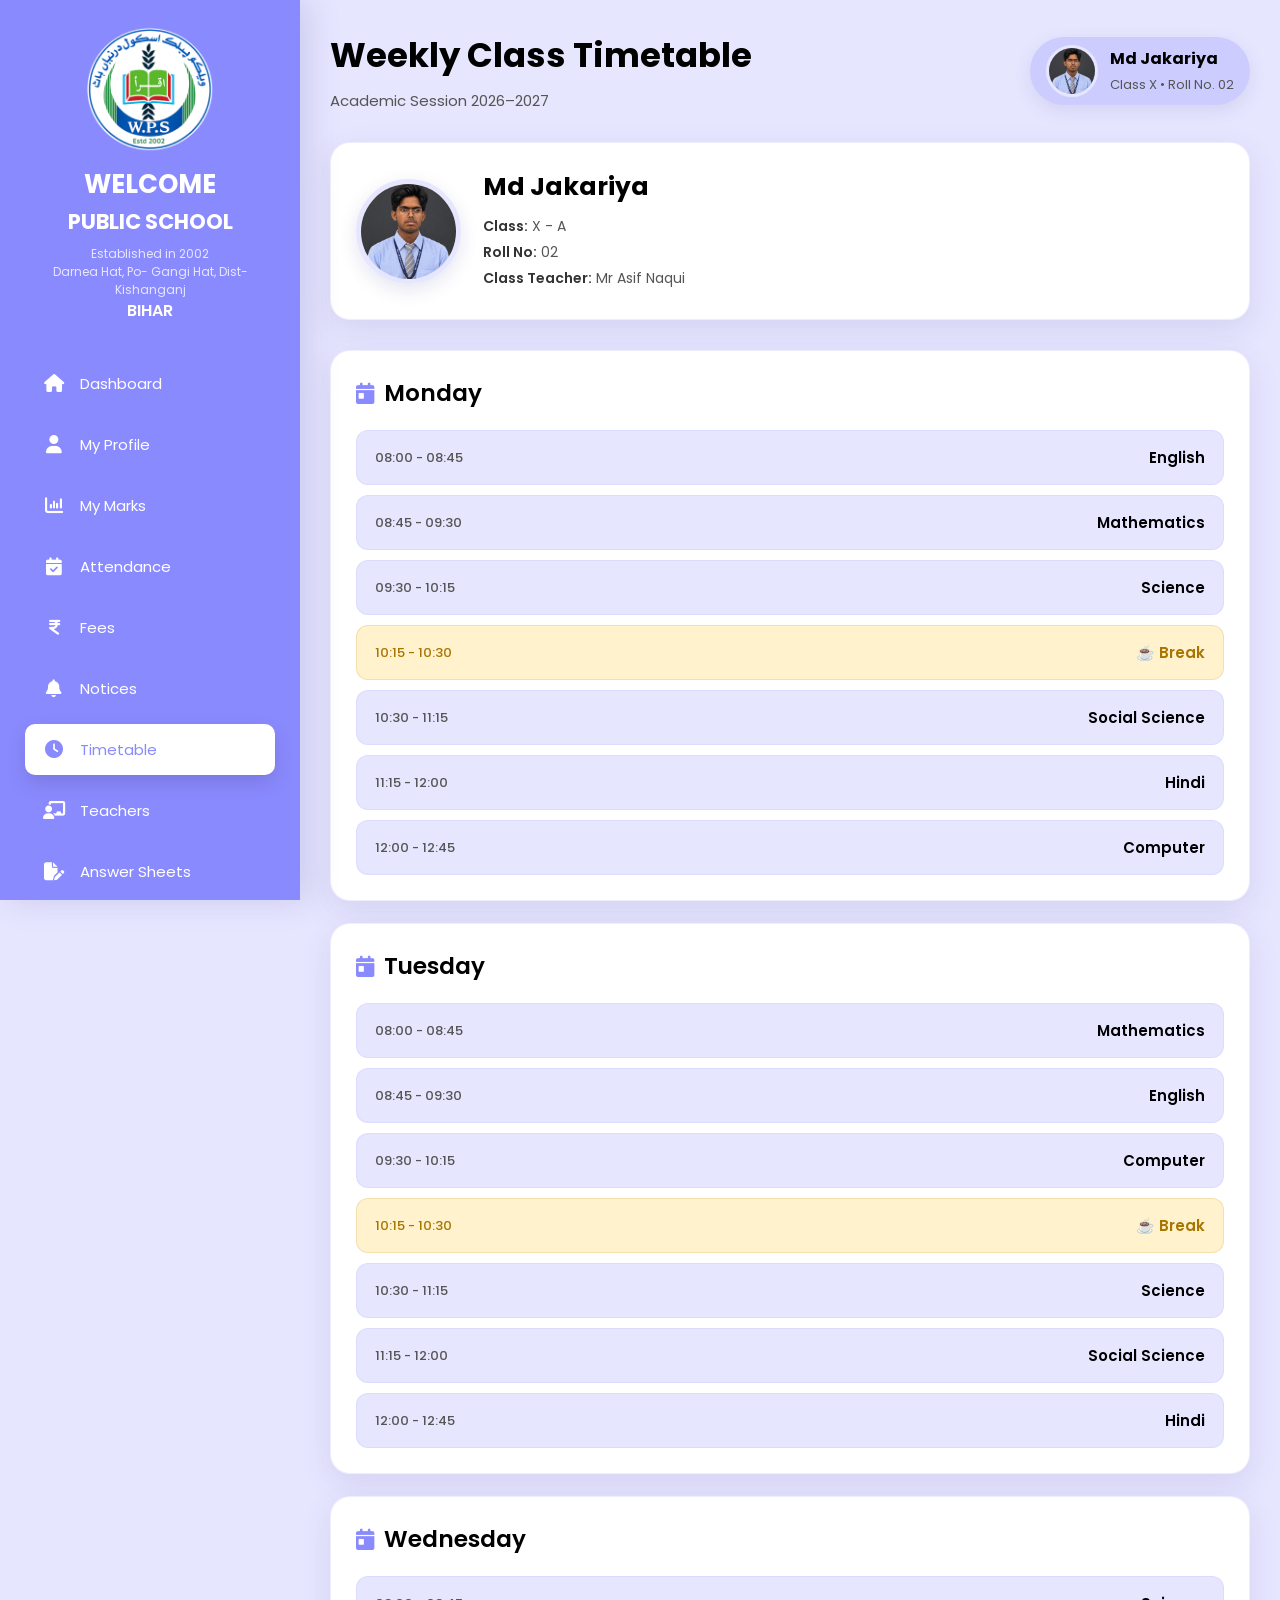
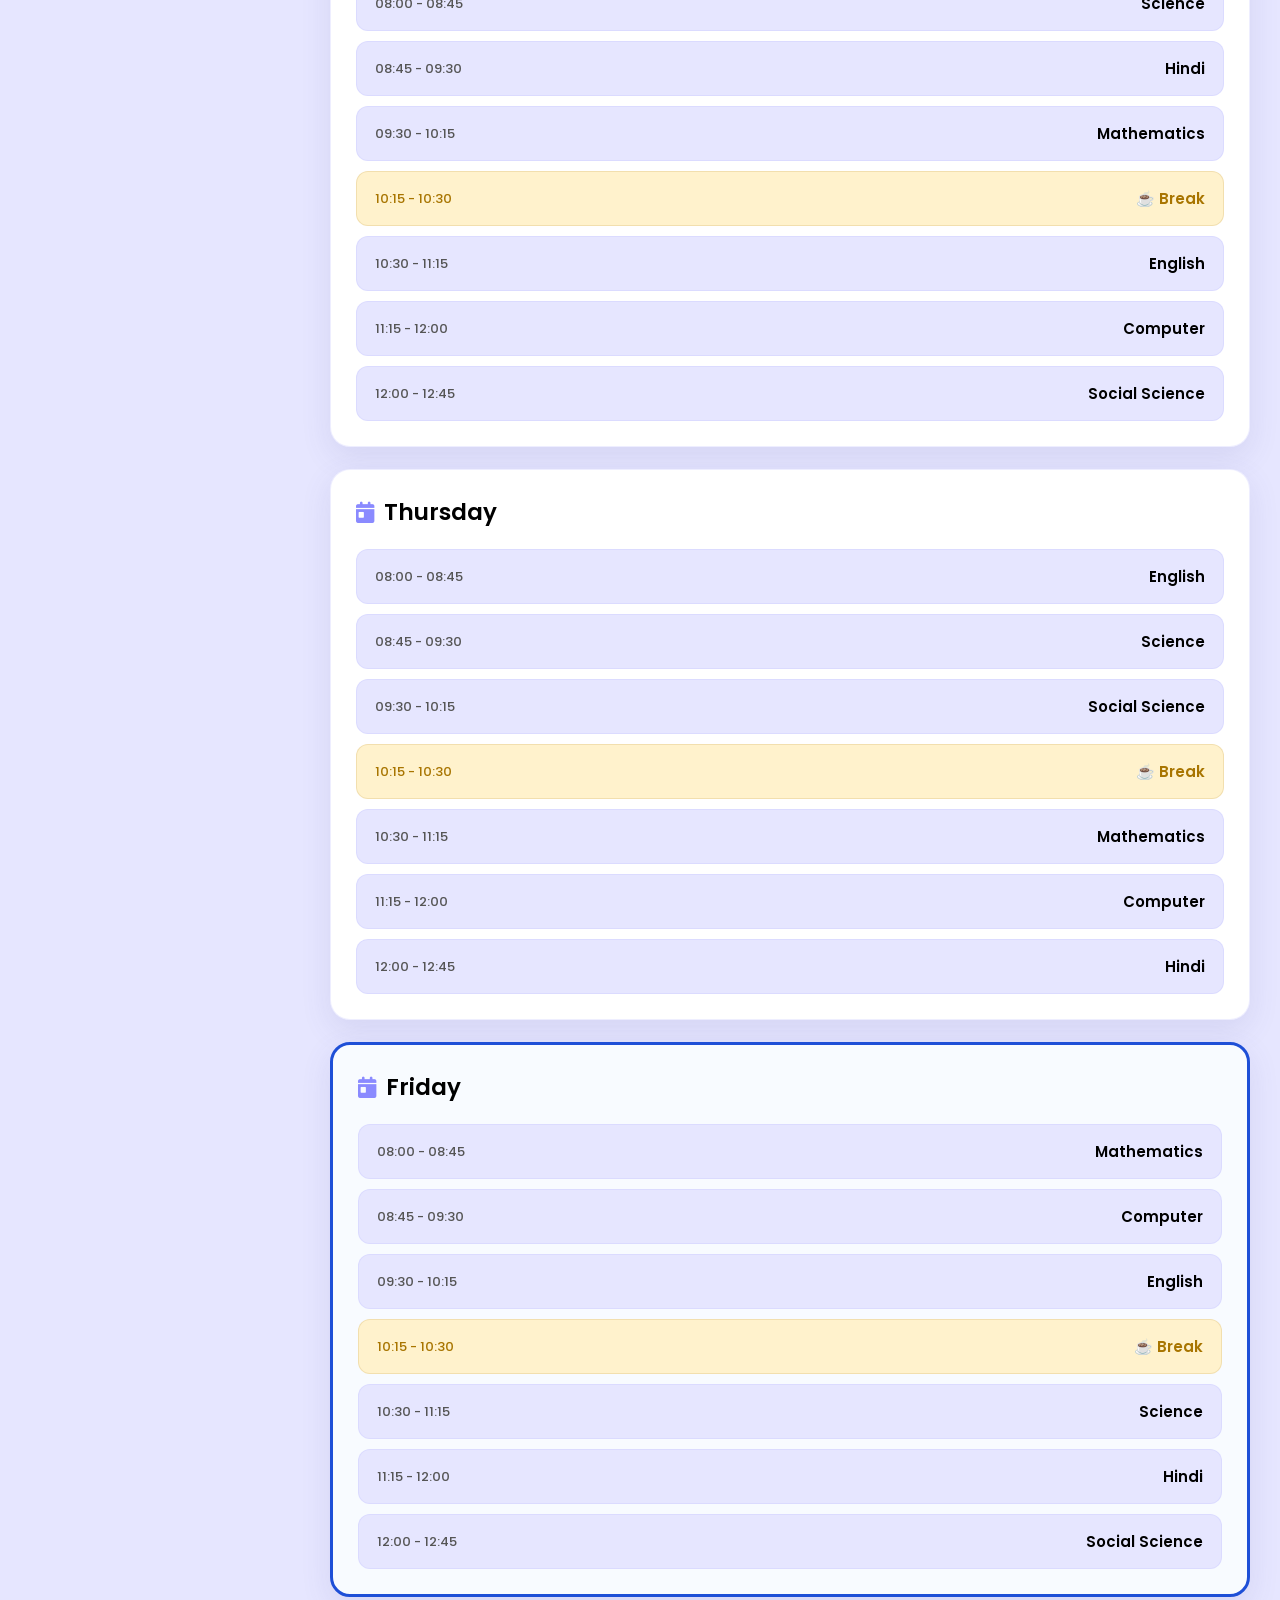
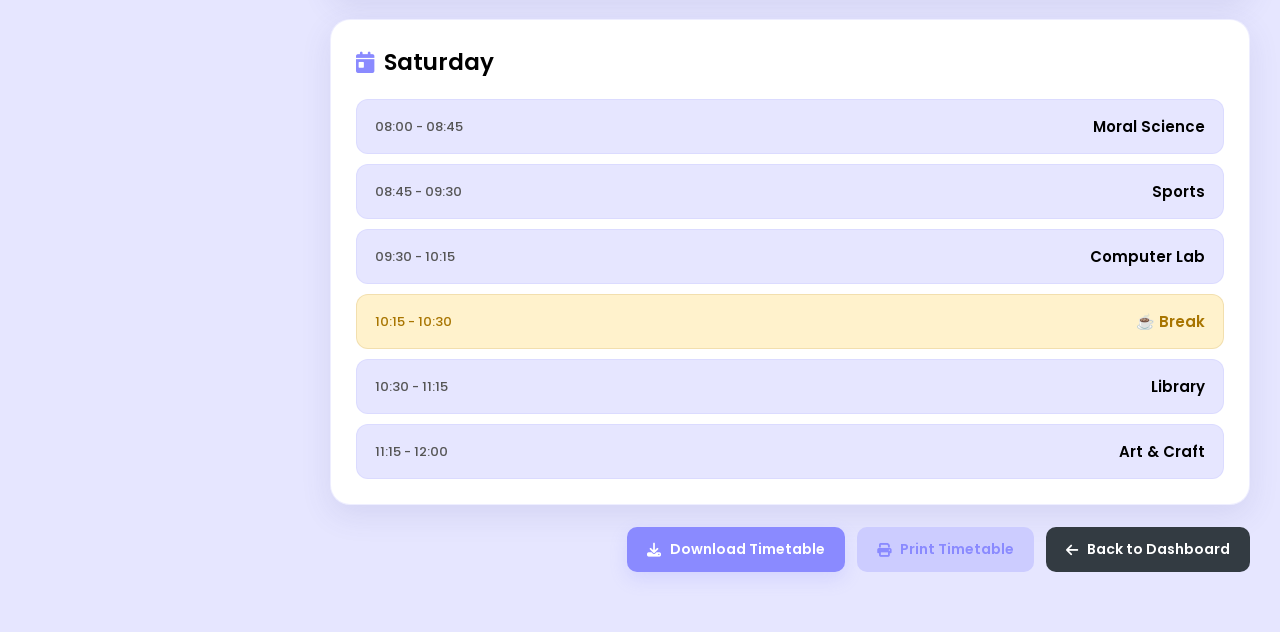
<file: timetable.html>
<!DOCTYPE html>
<html lang="en">

<head>

    <meta charset="UTF-8">
    <meta name="viewport" content="width=device-width, initial-scale=1.0">

    <title>Class Timetable | Welcome Public School</title>

    <link rel="stylesheet" href="timetable.css">

    <link rel="stylesheet"
    href="https://cdnjs.cloudflare.com/ajax/libs/font-awesome/6.5.2/css/all.min.css">

    <!-- Cross-browser standard icon declaration -->
<link rel="icon" type="image/x-icon" href="favicon.ico">
<link rel="shortcut icon" type="image/x-icon" href="favicon.ico">


</head>

<body>

<div class="container">

    <!-- ================= SIDEBAR ================= -->

    <aside class="sidebar">

        <div class="logo">

            <img src="images/logo.png" alt="School Logo">

            <div class="logo-text">

                <h2>WELCOME</h2>

                <h3>PUBLIC SCHOOL</h3>

                <p>Established in 2002</p>

                <p>Darnea Hat, Po- Gangi Hat, Dist- Kishanganj</p>

                <p>BIHAR</p>

            </div>

        </div>

        <ul>

            <li onclick="location.href='dashboard.html'">
                <i class="fa-solid fa-house"></i>
                Dashboard
            </li>

            <li onclick="location.href='profile.html'">
                <i class="fa-solid fa-user"></i>
                My Profile
            </li>

            <li onclick="location.href='marks.html'">
                <i class="fa-solid fa-chart-column"></i>
                My Marks
            </li>

            <li onclick="location.href='attendance.html'">
                <i class="fa-solid fa-calendar-check"></i>
                Attendance
            </li>

            <li onclick="location.href='fees.html'">
              <i class="fa-solid fa-indian-rupee-sign"></i>
              <span>Fees</span>
            </li>

            <li onclick="location.href='notices.html'">
                <i class="fa-solid fa-bell"></i>
                Notices
            </li>

            <li class="active">
                <i class="fa-solid fa-clock"></i>
                Timetable
            </li>

            <li onclick="location.href='teachers.html'">
              <i class="fa-solid fa-chalkboard-user"></i>
              Teachers
            </li>

            <li onclick="location.href='answer-sheet.html'">

              <i class="fa-solid fa-file-pen"></i>
              Answer Sheets

            </li>

            <li onclick="location.href='results.html'">
              <i class="fa-solid fa-poll-h"></i> 
              Our Board Results
            </li>

            <li onclick="location.href='settings.html'">
              <i class="fa-solid fa-gear"></i>
              <span>Settings</span>
            </li>

            <li class="logout-btn" onclick="window.location.href='login.html'">
              <i class="fa-solid fa-right-from-bracket"></i>
              Logout
            </li>

        </ul>

    </aside>

    <!-- ================= MAIN CONTENT ================= -->

    <main class="main">

        <header>

            <div>

                <h1>Weekly Class Timetable</h1>

                <p>Academic Session 2026–2027</p>

            </div>

            <div class="profile-box" onclick="location.href='profile.html'">

                <img src="images/student.jpg" alt="Student">

                <div>

                    <h3>Md Jakariya</h3>

                    <span>Class X • Roll No. 02</span>

                </div>

            </div>

        </header>

        <!-- ================= STUDENT CARD ================= -->

        <section class="student-card">

            <img src="images/student.jpg" alt="Student">

            <div class="student-info">

                <h2>Md Jakariya</h2>

                <p><strong>Class:</strong> X - A</p>

                <p><strong>Roll No:</strong> 02</p>

                <p><strong>Class Teacher:</strong> Mr Asif Naqui</p>

            </div>

        </section>

        <!-- ================= MONDAY ================= -->

        <section class="day-card">

            <h2><i class="fa-solid fa-calendar-day"></i> Monday</h2>

            <div class="period">
                <span>08:00 - 08:45</span>
                <strong>English</strong>
            </div>

            <div class="period">
                <span>08:45 - 09:30</span>
                <strong>Mathematics</strong>
            </div>

            <div class="period">
                <span>09:30 - 10:15</span>
                <strong>Science</strong>
            </div>

            <div class="period break">
                <span>10:15 - 10:30</span>
                <strong>☕ Break</strong>
            </div>

            <div class="period">
                <span>10:30 - 11:15</span>
                <strong>Social Science</strong>
            </div>

            <div class="period">
                <span>11:15 - 12:00</span>
                <strong>Hindi</strong>
            </div>

            <div class="period">
                <span>12:00 - 12:45</span>
                <strong>Computer</strong>
            </div>

        </section>
                <!-- ================= TUESDAY ================= -->

        <section class="day-card">

            <h2><i class="fa-solid fa-calendar-day"></i> Tuesday</h2>

            <div class="period">
                <span>08:00 - 08:45</span>
                <strong>Mathematics</strong>
            </div>

            <div class="period">
                <span>08:45 - 09:30</span>
                <strong>English</strong>
            </div>

            <div class="period">
                <span>09:30 - 10:15</span>
                <strong>Computer</strong>
            </div>

            <div class="period break">
                <span>10:15 - 10:30</span>
                <strong>☕ Break</strong>
            </div>

            <div class="period">
                <span>10:30 - 11:15</span>
                <strong>Science</strong>
            </div>

            <div class="period">
                <span>11:15 - 12:00</span>
                <strong>Social Science</strong>
            </div>

            <div class="period">
                <span>12:00 - 12:45</span>
                <strong>Hindi</strong>
            </div>

        </section>

        <!-- ================= WEDNESDAY ================= -->

        <section class="day-card">

            <h2><i class="fa-solid fa-calendar-day"></i> Wednesday</h2>

            <div class="period">
                <span>08:00 - 08:45</span>
                <strong>Science</strong>
            </div>

            <div class="period">
                <span>08:45 - 09:30</span>
                <strong>Hindi</strong>
            </div>

            <div class="period">
                <span>09:30 - 10:15</span>
                <strong>Mathematics</strong>
            </div>

            <div class="period break">
                <span>10:15 - 10:30</span>
                <strong>☕ Break</strong>
            </div>

            <div class="period">
                <span>10:30 - 11:15</span>
                <strong>English</strong>
            </div>

            <div class="period">
                <span>11:15 - 12:00</span>
                <strong>Computer</strong>
            </div>

            <div class="period">
                <span>12:00 - 12:45</span>
                <strong>Social Science</strong>
            </div>

        </section>

        <!-- ================= THURSDAY ================= -->

        <section class="day-card">

            <h2><i class="fa-solid fa-calendar-day"></i> Thursday</h2>

            <div class="period">
                <span>08:00 - 08:45</span>
                <strong>English</strong>
            </div>

            <div class="period">
                <span>08:45 - 09:30</span>
                <strong>Science</strong>
            </div>

            <div class="period">
                <span>09:30 - 10:15</span>
                <strong>Social Science</strong>
            </div>

            <div class="period break">
                <span>10:15 - 10:30</span>
                <strong>☕ Break</strong>
            </div>

            <div class="period">
                <span>10:30 - 11:15</span>
                <strong>Mathematics</strong>
            </div>

            <div class="period">
                <span>11:15 - 12:00</span>
                <strong>Computer</strong>
            </div>

            <div class="period">
                <span>12:00 - 12:45</span>
                <strong>Hindi</strong>
            </div>

        </section>

        <!-- ================= FRIDAY ================= -->

        <section class="day-card">

            <h2><i class="fa-solid fa-calendar-day"></i> Friday</h2>

            <div class="period">
                <span>08:00 - 08:45</span>
                <strong>Mathematics</strong>
            </div>

            <div class="period">
                <span>08:45 - 09:30</span>
                <strong>Computer</strong>
            </div>

            <div class="period">
                <span>09:30 - 10:15</span>
                <strong>English</strong>
            </div>

            <div class="period break">
                <span>10:15 - 10:30</span>
                <strong>☕ Break</strong>
            </div>

            <div class="period">
                <span>10:30 - 11:15</span>
                <strong>Science</strong>
            </div>

            <div class="period">
                <span>11:15 - 12:00</span>
                <strong>Hindi</strong>
            </div>

            <div class="period">
                <span>12:00 - 12:45</span>
                <strong>Social Science</strong>
            </div>

        </section>

        <!-- ================= SATURDAY ================= -->

        <section class="day-card">

            <h2><i class="fa-solid fa-calendar-day"></i> Saturday</h2>

            <div class="period">
                <span>08:00 - 08:45</span>
                <strong>Moral Science</strong>
            </div>

            <div class="period">
                <span>08:45 - 09:30</span>
                <strong>Sports</strong>
            </div>

            <div class="period">
                <span>09:30 - 10:15</span>
                <strong>Computer Lab</strong>
            </div>

            <div class="period break">
                <span>10:15 - 10:30</span>
                <strong>☕ Break</strong>
            </div>

            <div class="period">
                <span>10:30 - 11:15</span>
                <strong>Library</strong>
            </div>

            <div class="period">
                <span>11:15 - 12:00</span>
                <strong>Art & Craft</strong>
            </div>

        </section>

        <!-- ================= ACTION BUTTONS ================= -->

        <section class="button-section">

            <button class="download-btn">
                <i class="fa-solid fa-download"></i>
                Download Timetable
            </button>

            <button class="print-btn">
                <i class="fa-solid fa-print"></i>
                Print Timetable
            </button>

            <button class="back-btn" onclick="location.href='index.html'">
                <i class="fa-solid fa-arrow-left"></i>
                Back to Dashboard
            </button>

        </section>

    </main>

</div>

<script src="timetable.js"></script>
<script src="common.js"></script>

</body>

</html>
</file>
<file: login.css>
/* =========================================================
   WELCOME PUBLIC SCHOOL
   MODERN LIQUID GLASS LOGIN
   ========================================================= */


/* =========================================================
   RESET
   ========================================================= */

* {
    margin: 0;
    padding: 0;
    box-sizing: border-box;
}

html {
    min-height: 100%;
}

body {
    min-height: 100vh;

    font-family: 'Poppins', sans-serif;

    color: #FFFFFF;

    overflow-x: hidden;

    background: #333B42;
}



/* =========================================================
   BACKGROUND VIDEO
   ========================================================= */

.background-video {
    position: fixed;

    inset: 0;

    width: 100%;
    height: 100%;

    object-fit: cover;

    z-index: -5;
}



/* =========================================================
   VIDEO OVERLAY
   ========================================================= */

.video-overlay {
    position: fixed;

    inset: 0;

    z-index: -4;

    background:
        linear-gradient(
            135deg,
            rgba(20, 20, 45, 0.70),
            rgba(75, 75, 130, 0.42),
            rgba(20, 20, 45, 0.68)
        );

    backdrop-filter: blur(2px);
}



/* =========================================================
   AMBIENT LIGHTS
   ========================================================= */

.ambient-light {
    position: fixed;

    border-radius: 50%;

    pointer-events: none;

    z-index: -3;

    filter: blur(70px);
}

.light-one {
    width: 350px;
    height: 350px;

    top: -130px;
    left: -100px;

    background: rgba(138, 138, 255, 0.35);
}

.light-two {
    width: 300px;
    height: 300px;

    right: -100px;
    bottom: -100px;

    background: rgba(204, 204, 255, 0.25);
}



/* =========================================================
   MAIN PAGE
   ========================================================= */

.login-page {

    min-height: 100vh;

    width: 100%;

    display: flex;

    flex-direction: column;

    align-items: center;

    justify-content: center;

    padding: 35px 20px;

}



/* =========================================================
   SCHOOL BRANDING
   NO BACKGROUND
   NO CARD
   ========================================================= */

.school-branding {
    display: inline-flex;

    align-items: center;
    justify-content: center;

    gap: 16px;

    margin: 0 auto 25px;
    margin-bottom: 20px;

    position: relative;
    z-index: 5;

    text-align: left;

    color: #ffffff;
}

@keyframes brandingAppear {

    from {
        opacity: 0;
        transform: translateY(-18px);
    }

    to {
        opacity: 1;
        transform: translateY(0);
    }

}



/* =========================================================
   LOGO
   ========================================================= */

.logo-wrapper {

    width: 105px;
    height: 105px;

    margin: 0 auto 14px;

    display: flex;

    align-items: center;
    justify-content: center;

    border-radius: 50%;

    background: rgba(255, 255, 255, 0.10);

    border: 1px solid rgba(255, 255, 255, 0.30);

    box-shadow:
        0 10px 40px rgba(0, 0, 0, 0.22),

        inset 0 0 25px
        rgba(255, 255, 255, 0.10);

    backdrop-filter: blur(12px);

    transition: 0.35s ease;
}

.logo-wrapper:hover {

    transform: translateY(-5px) scale(1.03);

    background: rgba(255, 255, 255, 0.16);

    box-shadow:
        0 15px 45px rgba(0, 0, 0, 0.28);
}

.school-logo {

    width: 82px;
    height: 82px;

    object-fit: contain;
}



/* =========================================================
   SCHOOL NAME
   ========================================================= */

.school-name h1 {

    font-size: 27px;

    line-height: 1;

    font-weight: 800;

    letter-spacing: 2px;

    color: #FFFFFF;

    text-shadow:
        0 3px 18px rgba(0, 0, 0, 0.35);
}

.school-name h2 {

    margin-top: 5px;

    font-size: 19px;

    line-height: 1;

    font-weight: 700;

    letter-spacing: 1.5px;

    color: #CCCCFF;

    text-shadow:
        0 3px 15px rgba(0, 0, 0, 0.30);
}



/* =========================================================
   SCHOOL INFO
   ========================================================= */

.school-line {

    width: 55px;
    height: 2px;

    margin: 12px auto 8px;

    border-radius: 20px;

    background: #FFFFFF;

    opacity: 0.7;
}

.established {

    font-size: 10px;

    font-weight: 600;

    color: #FFFFFF;

    opacity: 0.9;
}

.location {

    margin-top: 3px;

    font-size: 9px;

    line-height: 1.5;

    color: #CCCCFF;

    opacity: 0.85;
}



/* =========================================================
   LOGIN SECTION
   ========================================================= */

.login-section {

    width: 100%;

    max-width: 455px;

    animation: cardAppear 0.8s 0.1s ease both;
}

@keyframes cardAppear {

    from {
        opacity: 0;

        transform:
            translateY(25px)
            scale(0.98);
    }

    to {
        opacity: 1;

        transform:
            translateY(0)
            scale(1);
    }

}



/* =========================================================
   LIQUID GLASS LOGIN CARD
   ========================================================= */

.login-card {

    position: relative;

    width: 100%;

    padding: 20px 34px;

    overflow: hidden;

    border-radius: 28px;

    background:
        linear-gradient(
            135deg,
            rgba(255, 255, 255, 0.22),
            rgba(255, 255, 255, 0.09)
        );

    border:
        1px solid rgba(255, 255, 255, 0.38);

    box-shadow:

        0 30px 80px
        rgba(0, 0, 0, 0.35),

        inset 0 1px 0
        rgba(255, 255, 255, 0.45),

        inset 0 -1px 0
        rgba(255, 255, 255, 0.08);

    backdrop-filter:
        blur(25px)
        saturate(150%);

    -webkit-backdrop-filter:
        blur(25px)
        saturate(150%);

    transition: 0.35s ease;
}

.login-card:hover {

    border-color:
        rgba(255, 255, 255, 0.50);

    box-shadow:

        0 35px 90px
        rgba(0, 0, 0, 0.40),

        inset 0 1px 0
        rgba(255, 255, 255, 0.50);
}



/* =========================================================
   GLASS SHINE
   ========================================================= */

.glass-shine {

    position: absolute;

    width: 300px;
    height: 300px;

    top: -190px;
    right: -120px;

    border-radius: 50%;

    background:
        radial-gradient(
            circle,
            rgba(255, 255, 255, 0.22),
            transparent 70%
        );

    pointer-events: none;
}



/* =========================================================
   LOGIN HEADER
   ========================================================= */

.login-header {

    position: relative;

    display: flex;

    align-items: center;

    gap: 14px;

    margin-bottom: 18px;
}

.login-icon {

    width: 55px;
    height: 55px;

    display: flex;

    align-items: center;
    justify-content: center;

    flex-shrink: 0;

    border-radius: 16px;

    color: #FFFFFF;

    background:
        linear-gradient(
            135deg,
            rgba(138, 138, 255, 0.90),
            rgba(138, 138, 255, 0.55)
        );

    border:
        1px solid rgba(255, 255, 255, 0.35);

    box-shadow:
        0 10px 25px rgba(0, 0, 0, 0.16),

        inset 0 1px 0
        rgba(255, 255, 255, 0.35);
}

.login-icon i {
    font-size: 21px;
}

.login-header h2 {

    font-size: 24px;

    line-height: 1.1;

    font-weight: 700;

    color: #FFFFFF;

    text-shadow:
        0 2px 12px rgba(0, 0, 0, 0.25);
}

.login-header p {

    margin-top: 2px;

    font-size: 16px;

    font-weight: 600;

    color: #CCCCFF;
}



/* =========================================================
   PORTAL STATUS
   ========================================================= */

.portal-status {

    display: flex;

    align-items: center;

    gap: 11px;

    padding: 8px 14px;

    margin-bottom: 18px;

    border-radius: 14px;

    background:
        rgba(10, 159, 61, 0.13);

    border:
        1px solid rgba(10, 159, 61, 0.30);

    box-shadow:
        inset 0 1px 0
        rgba(255, 255, 255, 0.15);

    transition: 0.3s ease;
}

.status-dot {

    width: 9px;
    height: 9px;

    border-radius: 50%;

    flex-shrink: 0;

    background: #35D46B;

    box-shadow:
        0 0 0 5px
        rgba(53, 212, 107, 0.13);

    animation: pulse 2s infinite;
}

@keyframes pulse {

    0% {
        box-shadow:
            0 0 0 0
            rgba(53, 212, 107, 0.35);
    }

    70% {
        box-shadow:
            0 0 0 7px
            rgba(53, 212, 107, 0);
    }

    100% {
        box-shadow:
            0 0 0 0
            rgba(53, 212, 107, 0);
    }

}

.status-text {

    flex: 1;
}

.status-text span {

    display: block;

    font-size: 8px;

    text-transform: uppercase;

    letter-spacing: 1px;

    color: rgba(255, 255, 255, 0.68);
}

.status-text strong {

    display: block;

    margin-top: 1px;

    font-size: 12px;

    color: #55E47D;

    font-weight: 700;
}

#statusIcon {

    color: #55E47D;

    font-size: 15px;
}



/* =========================================================
   INPUT GROUP
   ========================================================= */

.input-group {

    margin-bottom: 12px;
}

.input-group label {

    display: flex;

    align-items: center;

    gap: 7px;

    margin-bottom: 7px;

    font-size: 11px;

    font-weight: 600;

    color: #FFFFFF;
}

.input-group label i {

    color: #CCCCFF;
}



/* =========================================================
   INPUT BOX
   ========================================================= */

.input-box {

    position: relative;

    display: flex;

    align-items: center;
}

.input-box > i {

    position: absolute;

    left: 15px;

    color: #CCCCFF;

    font-size: 13px;

    pointer-events: none;

    z-index: 2;
}

.input-box input {

    width: 100%;

    height: 52px;

    padding:
        0 46px
        0 43px;

    border:
        1px solid rgba(255, 255, 255, 0.25);

    outline: none;

    border-radius: 13px;

    background:
        rgba(255, 255, 255, 0.11);

    color: #FFFFFF;

    font-family: 'Poppins', sans-serif;

    font-size: 12px;

    transition: 0.25s ease;

    backdrop-filter: blur(10px);
}

.input-box input::placeholder {

    color:
        rgba(255, 255, 255, 0.58);
}

.input-box input:focus {

    border-color:
        rgba(255, 255, 255, 0.65);

    background:
        rgba(255, 255, 255, 0.16);

    box-shadow:
        0 0 0 4px
        rgba(138, 138, 255, 0.18);
}



/* =========================================================
   PASSWORD BUTTON
   ========================================================= */

.password-toggle {

    position: absolute;

    right: 12px;

    width: 32px;
    height: 32px;

    display: flex;

    align-items: center;
    justify-content: center;

    border: none;

    border-radius: 8px;

    background: transparent;

    color:
        rgba(255, 255, 255, 0.65);

    cursor: pointer;

    transition: 0.2s ease;
}

.password-toggle:hover {

    color: #FFFFFF;

    background:
        rgba(255, 255, 255, 0.12);
}



/* =========================================================
   ERROR
   ========================================================= */

.error {

    display: block;

    min-height: 14px;

    margin-top: 4px;

    font-size: 9px;

    color: #FF8E8E;
}



/* =========================================================
   INVALID INPUT
   ========================================================= */

.input-box input.invalid {

    border-color:
        rgba(255, 80, 80, 0.75);

    background:
        rgba(255, 50, 50, 0.08);

    box-shadow:
        0 0 0 3px
        rgba(255, 70, 70, 0.10);
}



/* =========================================================
   LOGIN BUTTON
   ========================================================= */

.login-button {

    position: relative;

    width: 100%;

    height: 52px;

    margin-top: 2px;

    border: none;

    border-radius: 14px;

    display: flex;

    align-items: center;
    justify-content: center;

    gap: 9px;

    cursor: pointer;

    overflow: hidden;

    color: #FFFFFF;

    font-family: 'Poppins', sans-serif;

    font-size: 13px;

    font-weight: 600;

    background:
        linear-gradient(
            135deg,
            #8A8AFF,
            #6F6FE5
        );

    border:
        1px solid
        rgba(255, 255, 255, 0.30);

    box-shadow:
        0 12px 25px
        rgba(70, 70, 170, 0.35);

    transition: 0.3s ease;
}

.login-button:hover {

    transform: translateY(-2px);

    box-shadow:
        0 17px 30px
        rgba(70, 70, 170, 0.45);
}

.login-button:active {

    transform: translateY(0);
}

.login-button > i {

    transition: 0.3s ease;
}

.login-button:hover > i {

    transform: translateX(4px);
}



/* =========================================================
   LOADER
   ========================================================= */

.loader {

    display: none;

    width: 18px;
    height: 18px;

    border:
        2px solid
        rgba(255, 255, 255, 0.40);

    border-top-color: #FFFFFF;

    border-radius: 50%;

    animation: spin 0.7s linear infinite;
}

.login-button.loading .button-text,
.login-button.loading > i {

    display: none;
}

.login-button.loading .loader {

    display: block;
}

@keyframes spin {

    to {
        transform: rotate(360deg);
    }

}



/* =========================================================
   PORTAL SELECTOR
   ========================================================= */

.portal-selector {

    margin-top: 24px;

    text-align: center;
}

.selector-label {

    display: block;

    margin-bottom: 9px;

    font-size: 9px;

    color:
        rgba(255, 255, 255, 0.65);
}

.portal-buttons {

    display: grid;

    grid-template-columns: 1fr 1fr;

    gap: 9px;
}

.portal-button {

    height: 45px;

    display: flex;

    align-items: center;
    justify-content: center;

    gap: 7px;

    border:
        1px solid
        rgba(255, 255, 255, 0.22);

    border-radius: 12px;

    background:
        rgba(255, 255, 255, 0.08);

    color:
        rgba(255, 255, 255, 0.75);

    font-family: 'Poppins', sans-serif;

    font-size: 11px;

    font-weight: 600;

    cursor: pointer;

    backdrop-filter: blur(8px);

    transition: 0.25s ease;
}

.portal-button:hover {

    background:
        rgba(255, 255, 255, 0.15);

    color: #FFFFFF;

    transform: translateY(-2px);
}

.portal-button.active {

   background:
        linear-gradient(
            135deg,
            #8A8AFF,
            #6F6FE5
        );
    border-color:
        rgba(255, 255, 255, 0.40);

    color: #FFFFFF;

    box-shadow:
        0 8px 20px
        rgba(80, 80, 180, 0.28);
}



/* =========================================================
   TEACHER MODE
   ========================================================= */

.login-card.teacher-mode
.portal-status {

    background:
        rgba(138, 138, 255, 0.15);

    border-color:
        rgba(204, 204, 255, 0.35);
}

.login-card.teacher-mode
.status-dot {

    background: #CCCCFF;

    box-shadow:
        0 0 0 5px
        rgba(204, 204, 255, 0.13);
}

.login-card.teacher-mode
.status-text strong {

    color: #CCCCFF;
}

.login-card.teacher-mode
#statusIcon {

    color: #CCCCFF;
}



/* =========================================================
   LOGIN MESSAGE
   ========================================================= */

.login-message {

    min-height: 17px;

    margin-top: 12px;

    text-align: center;

    font-size: 9px;

    font-weight: 500;
}

.login-message.success {

    color: #55E47D;
}

.login-message.error {

    color: #FF8E8E;
}



/* =========================================================
   SECURITY
   ========================================================= */

.security {

    display: flex;

    align-items: center;
    justify-content: center;

    gap: 6px;

    margin-top: 15px;

    color:
        rgba(255, 255, 255, 0.50);

    font-size: 8px;
}

.security i {

    color: #55E47D;

    font-size: 10px;
}



/* =========================================================
   COPYRIGHT
   ========================================================= */

.copyright {

    margin-top: 15px;

    text-align: center;

    font-size: 8px;

    color:
        rgba(255, 255, 255, 0.62);
}



/* =========================================================
   RESPONSIVE
   ========================================================= */

@media (max-width: 600px) {

    .login-page {

        padding:
            25px 15px;
    }

    .school-branding {

        margin-bottom: 20px;
    }

    .logo-wrapper {

        width: 88px;
        height: 88px;
    }

    .school-logo {

        width: 68px;
        height: 68px;
    }

    .school-name h1 {

        font-size: 23px;
    }

    .school-name h2 {

        font-size: 17px;
    }

    .login-card {

        padding: 27px 21px;

        border-radius: 24px;
    }

    .login-header h2 {

        font-size: 21px;
    }

}



@media (max-width: 420px) {

    .login-page {

        padding:
            20px 12px;
    }

    .logo-wrapper {

        width: 78px;
        height: 78px;
    }

    .school-logo {

        width: 60px;
        height: 60px;
    }

    .school-name h1 {

        font-size: 20px;
    }

    .school-name h2 {

        font-size: 15px;
    }

    .location {

        font-size: 8px;
    }

    .login-card {

        padding: 23px 17px;

        border-radius: 21px;
    }

    .login-icon {

        width: 48px;
        height: 48px;
    }

    .login-header h2 {

        font-size: 19px;
    }

    .login-header p {

        font-size: 14px;
    }

    .input-box input {

        height: 49px;
    }

    .login-button {

        height: 50px;
    }

}



/* =========================================================
   ACCESSIBILITY
   ========================================================= */

button:focus-visible,
input:focus-visible {

    outline:
        2px solid
        rgba(255, 255, 255, 0.65);

    outline-offset: 2px;
}



/* =========================================================
   REDUCED MOTION
   ========================================================= */

@media (prefers-reduced-motion: reduce) {

    *,
    *::before,
    *::after {

        animation-duration: 0.01ms !important;

        animation-iteration-count: 1 !important;

        transition-duration: 0.01ms !important;
    }

}
</file>
<file: learning.css>
/* =========================================================
           ROOT
           ========================================================= */

        :root {
            --primary: #8A8AFF;
            --secondary: #CCCCFF;
            --body-bg: #E6E6FF;
            --dark: #333B42;
            --white: #FFFFFF;
            --grey: #777777;
            --light-grey: #F7F7FF;
            --red: #D93636;
            --green: #35B96F;
        }


        /* =========================================================
           RESET
           ========================================================= */

        * {
            margin: 0;
            padding: 0;
            box-sizing: border-box;
        }

        html {
            scroll-behavior: smooth;
        }

        body {
            font-family: "Poppins", sans-serif;
            background: var(--body-bg);
            color: var(--dark);
            overflow-x: hidden;
        }

        a {
            text-decoration: none;
            color: inherit;
        }

        button {
            font-family: inherit;
        }


        /* =========================================================
           MAIN LAYOUT
           ========================================================= */

        .dashboard-container {
            display: flex;
            min-height: 100vh;
            width: 100%;
        }


        /* =========================================================
           SIDEBAR
           ========================================================= */

        .sidebar {
            width: 300px;
            min-width: 300px;
            height: 100vh;
            position: sticky;
            top: 0;
            overflow-y: auto;

            padding: 25px 18px;

            background: var(--primary);
            box-shadow: 8px 0 25px rgba(138, 138, 255, .15);

            z-index: 100;
        }

        .sidebar::-webkit-scrollbar {
            width: 5px;
        }

        .sidebar::-webkit-scrollbar-thumb {
            background: rgba(255,255,255,.4);
            border-radius: 20px;
        }


        /* =========================================================
           SCHOOL LOGO
           ========================================================= */

        .school-brand {
            text-align: center;
            color: var(--white);
            margin-bottom: 35px;
        }

        .school-brand img {
            width: 130px;
            height: 130px;
            object-fit: contain;
            display: block;
            margin: 0 auto 12px;
        }

        .school-brand h2 {
            font-size: 21px;
            line-height: 1.2;
            font-weight: 800;
            letter-spacing: .5px;
        }

        .school-brand h2 span {
            display: block;
        }

        .school-brand .established {
            font-size: 10px;
            font-weight: 600;
            margin-top: 7px;
            opacity: .9;
        }

        .school-brand .address {
            font-size: 9px;
            line-height: 1.6;
            margin-top: 7px;
            opacity: .85;
        }

        .address span {
          font-weight: bold;
          font-size: 14px;
        }


        /* =========================================================
           SIDEBAR MENU
           ========================================================= */

        .menu-title {
            color: rgba(255,255,255,.65);
            font-size: 10px;
            font-weight: 700;
            letter-spacing: 1.5px;
            margin: 0 0 12px 14px;
            text-transform: uppercase;
        }

        .sidebar-menu {
            display: flex;
            flex-direction: column;
            gap: 7px;
        }

        .sidebar-menu a {
            display: flex;
            align-items: center;
            gap: 14px;

            padding: 13px 15px;
            border-radius: 12px;

            color: white;
            font-size: 13px;
            font-weight: 500;

            transition: .25s ease;
        }

        .sidebar-menu a i {
            width: 20px;
            text-align: center;
            font-size: 15px;
        }

        .sidebar-menu a:hover {
            background: var(--secondary);
            color: var(--dark);
            transform: translateX(3px);
        }

        .sidebar-menu a.active {
            background: white;
            color: var(--primary);
            font-weight: 700;
            box-shadow: 0 5px 15px rgba(0,0,0,.06);
        }


        /* =========================================================
           SIDEBAR BOTTOM
           ========================================================= */

        .sidebar-bottom {
            margin-top: 35px;
            padding-top: 20px;
            border-top: 1px solid rgba(255,255,255,.2);
        }

        .back-dashboard {
            display: flex;
            align-items: center;
            justify-content: center;
            gap: 9px;

            padding: 12px;
            border-radius: 12px;

            background: rgba(255,255,255,.18);
            color: white;

            font-size: 12px;
            font-weight: 600;

            transition: .25s ease;
        }

        .back-dashboard:hover {
            background: white;
            color: var(--primary);
            
        }


        /* =========================================================
           MAIN CONTENT
           ========================================================= */

        .main-content {
            flex: 1;
            min-width: 0;
            padding: 30px;
        }


        /* =========================================================
           TOP HEADER
           ========================================================= */

        .top-header {
            display: flex;
            align-items: center;
            justify-content: space-between;
            gap: 20px;
            margin-bottom: 28px;
        }

        .page-heading small {
            display: block;
            color: var(--primary);
            font-size: 11px;
            font-weight: 700;
            letter-spacing: 1.5px;
            text-transform: uppercase;
            margin-bottom: 5px;
        }

        .page-heading h1 {
            font-size: 28px;
            line-height: 1.25;
            font-weight: 800;
            color: var(--dark);
        }

        .page-heading p {
            color: var(--grey);
            font-size: 13px;
            margin-top: 6px;
        }

        .header-actions {
            display: flex;
            align-items: center;
            gap: 15px;
        }

        .notification-btn {
            width: 43px;
            height: 43px;
            border-radius: 14px;
            background: white;
            display: flex;
            align-items: center;
            justify-content: center;
            color: var(--dark);
            position: relative;
            box-shadow: 0 5px 18px rgba(138,138,255,.1);
        }

        .notification-btn::after {
            content: "";
            width: 7px;
            height: 7px;
            background: var(--red);
            border-radius: 50%;
            position: absolute;
            top: 9px;
            right: 10px;
            border: 2px solid white;
        }

        .profile-mini {
            display: flex;
            align-items: center;
            gap: 10px;
            padding: 5px 12px 5px 5px;
            border-radius: 30px;
            background: white;
            box-shadow: 0 5px 18px rgba(138,138,255,.1);
        }

        .profile-mini img {
            width: 34px;
            height: 34px;
            object-fit: cover;
            border-radius: 50%;
        }

        .profile-mini span {
            font-size: 12px;
            font-weight: 700;
        }


        /* =========================================================
           SECTION HEADING
           ========================================================= */

        .section-heading {
            display: flex;
            justify-content: right;
            align-items: flex-end;
            gap: 20px;
            margin-bottom: 20px;
        }

        .section-kicker {
            display: block;
            color: var(--primary);
            font-size: 10px;
            font-weight: 800;
            letter-spacing: 2px;
            margin-bottom: 5px;
        }

        .section-heading h2 {
            font-size: 24px;
            font-weight: 800;
            color: var(--dark);
        }

        .section-heading p {
            color: var(--grey);
            font-size: 12px;
            margin-top: 5px;
        }

        .live-badge {
            display: flex;
            align-items: center;
            gap: 7px;

            padding: 8px 13px;
            border-radius: 30px;

            background: #FFE7E7;
            color: var(--red);

            font-size: 10px;
            font-weight: 800;
        }

        .live-badge span {
            width: 7px;
            height: 7px;
            border-radius: 50%;
            background: var(--red);
            animation: livePulse 1.5s infinite;
        }

        @keyframes livePulse {
            0%, 100% {
                opacity: 1;
                transform: scale(1);
            }

            50% {
                opacity: .4;
                transform: scale(.7);
            }
        }


        /* =========================================================
           JITSI MEETING WINDOW
           ========================================================= */

        .jitsi-wrapper {
            position: relative;

            width: calc(100% - 100px);
            margin: 0 50px;

            height: 600px;

            border: 1px solid var(--red);
            border-radius: 20px;

            overflow: hidden;
            background: #171725;

            box-shadow:
                0 15px 35px rgba(138,138,255,.16),
                0 0 0 5px rgba(217,54,54,.035);
        }

        .jitsi-header {
            height: 65px;
            padding: 0 22px;

            display: flex;
            align-items: center;
            justify-content: space-between;

            background: #24243A;
            border-bottom: 1px solid rgba(255,255,255,.08);
        }

        .meeting-title {
            display: flex;
            align-items: center;
            gap: 12px;
        }

        .meeting-live-dot {
            width: 10px;
            height: 10px;
            flex-shrink: 0;

            border-radius: 50%;
            background: var(--red);

            box-shadow: 0 0 12px rgba(217,54,54,.8);
        }

        .meeting-title strong {
            display: block;
            color: white;
            font-size: 14px;
        }

        .meeting-title small {
            display: block;
            color: #A6A6BC;
            font-size: 10px;
            margin-top: 3px;
        }

        .meeting-status {
            color: #B8B8C9;
            font-size: 11px;
            font-weight: 600;
        }

        .meeting-status.connected {
            color: #70DF9B;
        }

        #jitsi-container {
            display: none;
            width: 100%;
            height: calc(100% - 65px);
            background: #171725;
        }

        #jitsi-container iframe {
            width: 100% !important;
            height: 100% !important;
            border: none !important;
        }


        /* =========================================================
           JITSI JOIN PLACEHOLDER
           ========================================================= */

        .jitsi-placeholder {
            position: absolute;
            top: 65px;
            left: 0;
            right: 0;
            bottom: 0;

            display: flex;
            align-items: center;
            justify-content: center;
            flex-direction: column;

            text-align: center;
            padding: 30px;

            background:
                radial-gradient(
                    circle at center,
                    rgba(138,138,255,.16),
                    transparent 55%
                ),
                #171725;
        }

        .placeholder-icon {
            width: 85px;
            height: 85px;

            display: flex;
            align-items: center;
            justify-content: center;

            border-radius: 50%;
            background: rgba(138,138,255,.16);
            color: var(--secondary);

            font-size: 30px;
            margin-bottom: 22px;
        }

        .jitsi-placeholder h3 {
            color: white;
            font-size: 22px;
            margin-bottom: 10px;
        }

        .jitsi-placeholder p {
            color: #A8A8BB;
            font-size: 12px;
            margin-bottom: 25px;
        }

        .join-ptm-btn {
            border: none;
            cursor: pointer;

            display: flex;
            align-items: center;
            gap: 10px;

            padding: 13px 24px;
            border-radius: 12px;

            background: var(--primary);
            color: white;

            font-size: 13px;
            font-weight: 700;

            box-shadow: 0 8px 20px rgba(138,138,255,.3);
            transition: .25s ease;
        }

        .join-ptm-btn:hover {
            background: var(--secondary);
            color: var(--dark);
            transform: translateY(-3px);
        }

        .join-ptm-btn:active {
            transform: scale(.96);
        }


        /* =========================================================
           FOOTER
           ========================================================= */

        .page-footer {
            text-align: center;
            color: #9999B5;
            font-size: 11px;
            padding: 35px 0 10px;
        }


        /* =========================================================
           RESPONSIVE - 1200
           ========================================================= */

        @media (max-width: 1200px) {

            .sidebar {
                width: 250px;
                min-width: 250px;
            }

            .main-content {
                padding: 25px;
            }

            .jitsi-wrapper {
                width: calc(100% - 60px);
                margin: 0 30px;
            }

        }


        /* =========================================================
           RESPONSIVE - 950
           ========================================================= */

        @media (max-width: 950px) {

            .sidebar {
                width: 220px;
                min-width: 220px;
                padding: 22px 13px;
            }

            .main-content {
                padding: 22px;
            }

            .school-brand h2 {
                font-size: 18px;
            }

            .learning-hero {
                padding: 25px;
            }

            .jitsi-wrapper {
                width: calc(100% - 40px);
                margin: 0 20px;
                height: 570px;
            }

        }


        /* =========================================================
           RESPONSIVE - 700
           ========================================================= */

        @media (max-width: 700px) {

            .dashboard-container {
                flex-direction: column;
            }

            .sidebar {
                position: relative;
                width: 100%;
                min-width: 100%;
                height: auto;
                padding: 20px;
            }

            .school-brand {
                margin-bottom: 22px;
            }

            .sidebar-menu {
                display: grid;
                grid-template-columns: repeat(2, 1fr);
                gap: 7px;
            }

            .sidebar-menu a {
                font-size: 11px;
                padding: 11px 10px;
                gap: 8px;
            }

            .sidebar-bottom {
                margin-top: 22px;
            }

            .main-content {
                padding: 18px;
            }

            .top-header {
                align-items: flex-start;
                flex-direction: column;
            }

            .header-actions {
                width: 100%;
                justify-content: flex-end;
            }

            .learning-hero {
                padding: 23px;
            }

            .hero-content h2 {
                font-size: 21px;
            }

            .hero-icon {
                width: 60px;
                height: 60px;
                font-size: 25px;
            }

            .meeting-announcement {
                align-items: flex-start;
                flex-direction: column;
            }

            .join-announcement-btn {
                width: 100%;
                justify-content: center;
            }

            .section-heading {
                align-items: flex-start;
                flex-direction: column;
            }

            .jitsi-wrapper {
                width: 100%;
                margin: 0;
                height: 520px;
                border-radius: 16px;
            }

            .jitsi-header {
                padding: 0 14px;
            }

            .meeting-title strong {
                font-size: 12px;
            }

            .meeting-title small {
                font-size: 9px;
            }

            .meeting-status {
                font-size: 10px;
            }

        }


        /* =========================================================
           RESPONSIVE - 450
           ========================================================= */

        @media (max-width: 450px) {

            .sidebar-menu {
                grid-template-columns: 1fr;
            }

            .page-heading h1 {
                font-size: 23px;
            }

            .learning-hero {
                padding: 20px;
            }

            .hero-content h2 {
                font-size: 19px;
            }

            .hero-content p {
                font-size: 11px;
            }

            .hero-icon {
                display: none;
            }

            .announcement-left {
                align-items: flex-start;
            }

            .announcement-info h3 {
                font-size: 13px;
            }

            .jitsi-wrapper {
                height: 470px;
            }

            .jitsi-header {
                height: 58px;
            }

            #jitsi-container {
                height: calc(100% - 58px);
            }

            .jitsi-placeholder {
                top: 58px;
            }

            .jitsi-placeholder h3 {
                font-size: 18px;
            }

            .jitsi-placeholder p {
                font-size: 11px;
            }

        }


/* =========================================================
   LIVE MEETING CAMERA ICON
   ========================================================= */

.placeholder-icon {
    width: 88px;
    height: 88px;

    display: flex;
    align-items: center;
    justify-content: center;

    position: relative;
    isolation: isolate;

    border-radius: 50%;
    background: rgba(138, 138, 255, 0.22);

    color: #ccccff;
    font-size: 30px;

    margin: 0 auto 25px;
}

.placeholder-icon > i {
    position: relative;
    z-index: 5;
}


/* Waves remain hidden normally */

.camera-wave {
    position: absolute;

    width: 88px;
    height: 88px;

    border-radius: 50%;
    border: 2px solid #8a8aff;

    opacity: 0;
    transform: scale(1);

    pointer-events: none;
}


/* Activate waves only when meeting is live */

.placeholder-icon.meeting-live .camera-wave {
    animation: cameraWave 2.4s ease-out infinite;
}

.placeholder-icon.meeting-live .wave-two {
    animation-delay: 0.8s;
}

.placeholder-icon.meeting-live .wave-three {
    animation-delay: 1.6s;
}


@keyframes cameraWave {
    0% {
        opacity: 0.65;
        transform: scale(1);
    }

    70% {
        opacity: 0;
        transform: scale(1.85);
    }

    100% {
        opacity: 0;
        transform: scale(1.85);
    }
}


/* Slight camera breathing effect */

.placeholder-icon.meeting-live > i {
    animation: cameraBreathing 1.8s ease-in-out infinite;
}

@keyframes cameraBreathing {
    0%,
    100% {
        transform: scale(1);
    }

    50% {
        transform: scale(1.12);
    }
}
</file>
<file: ai-tutor.css>
/* =========================================================
   NADAF CREATES AI TUTOR
   COMPACT + RESPONSIVE VERSION
   Works with learning.css
   ========================================================= */


/* =========================================================
   GLOBAL PAGE FIT
   ========================================================= */

html,
body {
    width: 100%;
    height: 100%;
    min-height: 100%;
    margin: 0;
    padding: 0;

    overflow: hidden;
}

body {
    box-sizing: border-box;
}

*,
*::before,
*::after {
    box-sizing: border-box;
}


/* =========================================================
   DASHBOARD CONTAINER
   ========================================================= */

.dashboard-container {
    width: 100%;
    height: 100dvh;
    min-height: 100dvh;

    overflow: hidden;
}


/* =========================================================
   MAIN CONTENT
   IMPORTANT:
   The page itself never scrolls.
   AI chat body handles its own internal scrolling.
   ========================================================= */

.main-content {
    width: 100%;
    height: 100dvh;
    min-height: 0;

    display: flex;
    flex-direction: column;

    overflow: hidden;

    padding-bottom: 8px;
}


/* =========================================================
   TOP HEADER
   Compact override
   ========================================================= */

.top-header {
    flex: 0 0 auto;

    min-height: 58px;

    padding-top: 10px;
    padding-bottom: 10px;
}


/* =========================================================
   PAGE HEADING
   ========================================================= */

.page-heading small {
    font-size: 9px;
    letter-spacing: 1.5px;
}

.page-heading h1 {
    margin: 2px 0 3px;

    font-size: clamp(18px, 1.7vw, 25px);
    line-height: 1.2;
}

.page-heading p {
    margin: 0;

    font-size: 10px;
    line-height: 1.4;
}


/* =========================================================
   HEADER ACTIONS
   ========================================================= */

.header-actions {
    gap: 7px;
}

.notification-btn {
    width: 32px;
    height: 32px;

    font-size: 12px;
}

.profile-mini {
    gap: 6px;
}

.profile-mini img {
    width: 31px;
    height: 31px;
}

.profile-mini span {
    font-size: 10px;
}


/* =========================================================
   INTRODUCTION CARD
   Kept compact if used elsewhere
   ========================================================= */

.ai-tutor-intro {
    width: 100%;

    display: flex;
    align-items: center;
    justify-content: space-between;

    gap: 18px;

    margin-bottom: 10px;
    padding: 16px 20px;

    border-radius: 16px;

    background:
        linear-gradient(
            135deg,
            rgba(255, 255, 255, 0.94),
            rgba(230, 230, 255, 0.95)
        );

    border: 1px solid rgba(138, 138, 255, 0.22);

    box-shadow:
        0 8px 22px rgba(80, 70, 150, 0.07);

    position: relative;
    overflow: hidden;
}

.ai-tutor-intro::before {
    content: "";

    position: absolute;

    top: -60px;
    right: 80px;

    width: 150px;
    height: 150px;

    border-radius: 50%;

    background: rgba(138, 138, 255, 0.09);

    pointer-events: none;
}

.ai-intro-content {
    position: relative;
    z-index: 2;
}

.ai-intro-content small {
    display: block;

    margin-bottom: 4px;

    color: #7777e8;

    font-size: 9px;
    font-weight: 700;

    letter-spacing: 1.4px;
    text-transform: uppercase;
}

.ai-intro-content h2 {
    margin: 0 0 4px;

    color: #333b42;

    font-size: 21px;
    line-height: 1.2;
    font-weight: 700;
}

.ai-intro-content p {
    max-width: 600px;

    margin: 0;

    color: #707783;

    font-size: 10px;
    line-height: 1.5;
}

.ai-intro-icon {
    width: 58px;
    height: 58px;

    flex-shrink: 0;

    display: flex;
    align-items: center;
    justify-content: center;

    border-radius: 17px;

    color: #ffffff;
    font-size: 24px;

    background:
        linear-gradient(
            145deg,
            #8a8aff,
            #6868dc
        );

    box-shadow:
        0 8px 18px rgba(138, 138, 255, 0.25);

    transform: rotate(4deg);

    position: relative;
    z-index: 2;
}

.ai-intro-icon i {
    transform: rotate(-4deg);
}


/* =========================================================
   MODE SWITCHER
   ========================================================= */

.learning-mode-switcher {
    width: 100%;

    flex: 0 0 auto;

    display: flex;
    flex-direction: column;
    align-items: center;
    justify-content: center;

    gap: 4px;

    margin-bottom: 8px;
}

.mode-switch-group {
    display: inline-flex;
    align-items: center;

    gap: 4px;

    padding: 4px;

    border-radius: 11px;

    background: rgba(255, 255, 255, 0.75);

    border: 1px solid rgba(138, 138, 255, 0.16);

    box-shadow:
        0 4px 12px rgba(70, 65, 130, 0.05);
}

.mode-switch {
    display: inline-flex;
    align-items: center;
    justify-content: center;

    gap: 6px;

    padding: 7px 11px;

    border: none;
    border-radius: 8px;

    color: #777783;
    background: transparent;

    font-family: "Poppins", sans-serif;

    font-size: 10px;
    font-weight: 600;

    cursor: pointer;

    transition:
        color 0.25s ease,
        background 0.25s ease,
        box-shadow 0.25s ease,
        transform 0.25s ease;
}

.mode-switch i {
    font-size: 10px;
}

.mode-switch:hover {
    color: #6868dc;
    background: rgba(138, 138, 255, 0.08);
}

.mode-switch.active {
    color: #ffffff;

    background:
        linear-gradient(
            135deg,
            #8a8aff,
            #7070df
        );

    box-shadow:
        0 4px 11px rgba(138, 138, 255, 0.22);
}

.mode-switch.active:hover {
    color: #ffffff;

    transform: translateY(-1px);
}

.ai-page-label {
    color: #898995;

    font-size: 8px;
    font-weight: 500;
}


/* =========================================================
   AI TUTOR WINDOW
   ========================================================= */

/*
   IMPORTANT:

   The window no longer has fixed heights such as
   650px / 620px / 600px.

   It simply occupies the remaining available height
   inside .main-content.

   This is what prevents the window from falling below
   the viewport.
*/

.ai-tutor-window {
    width: calc(100% - 40px);

    margin: 0 20px;

    flex: 1 1 0;

    min-height: 0;
    height: auto;
    max-height: none;

    display: flex;
    flex-direction: column;

    overflow: hidden;

    position: relative;

    border-radius: 18px;

    background:
        linear-gradient(
            145deg,
            #141423 0%,
            #1b1b31 45%,
            #272044 100%
        );

    border: 1px solid rgba(138, 138, 255, 0.32);

    box-shadow:
        0 15px 40px rgba(15, 15, 35, 0.14);
}


/* =========================================================
   FULLSCREEN STATE
   ========================================================= */

/*
   JS should add:

   .fullscreen

   to .ai-tutor-window.

   This turns ONLY the AI Tutor window into a complete
   viewport page.

   Sidebar, header and page footer are NOT shown in this
   state because the AI window itself covers the viewport.
*/

.ai-tutor-window.fullscreen {
    position: fixed;

    top: 0;
    right: 0;
    bottom: 0;
    left: 0;

    width: 100vw;
    height: 100dvh;

    min-height: 100dvh;
    max-height: none;

    margin: 0;

    border-radius: 0;

    z-index: 99999;

    box-shadow: none;
}


/* =========================================================
   CHAT HEADER
   ========================================================= */

.ai-chat-header {
    width: 100%;

    flex: 0 0 auto;

    min-height: 58px;

    display: flex;
    align-items: center;
    justify-content: space-between;

    gap: 10px;

    padding: 9px 14px;

    position: relative;
    z-index: 20;

    overflow: visible;

    border-bottom:
        1px solid rgba(255, 255, 255, 0.08);

    background:
        rgba(20, 20, 35, 0.55);

    backdrop-filter: blur(14px);
    -webkit-backdrop-filter: blur(14px);
}


/* =========================================================
   CHAT TITLE
   ========================================================= */

.ai-chat-title {
    display: flex;
    align-items: center;

    gap: 9px;

    min-width: 0;
    
}

.ai-chat-logo img {
    width: 34px;
    height: 34px;

    flex-shrink: 0;

    display: flex;
    align-items: center;
    justify-content: center;

    border-radius: 6px;

    color: #ffffff;

    font-size: 14px;

    background:
        linear-gradient(
            135deg,
            #8a8aff,
            #5d5dc9
        );

    box-shadow:
        0 5px 13px rgba(138, 138, 255, 0.23);
        
}

.company-name {
  margin-left: 4px;
}

.ai-chat-title strong {
    display: block;

    margin-bottom: 1px;

    color: #ffffff;

    font-size: 11px;
    font-weight: 700;
}

.ai-online-status {
    display: flex;
    align-items: center;

    gap: 4px;

    color: rgba(255, 255, 255, 0.48);

    font-size: 8px;
    font-weight: 400;

    white-space: nowrap;
}

.online-dot {
    width: 5px;
    height: 5px;

    flex-shrink: 0;

    border-radius: 50%;

    background: #65d69b;

    box-shadow:
        0 0 0 3px rgba(101, 214, 155, 0.08);
}


/* =========================================================
   MODEL SELECTOR
   ========================================================= */

.ai-model-selector {
    position: relative;

    z-index: 100;

    flex-shrink: 0;

    margin-right: 38px;
}

.model-selector-button {
    min-width: 118px;

    display: flex;
    align-items: center;
    justify-content: space-between;

    gap: 8px;

    padding: 6px 8px;

    border: 1px solid rgba(255, 255, 255, 0.12);

    border-radius: 8px;

    color: rgba(255, 255, 255, 0.8);

    background: rgba(255, 255, 255, 0.055);

    font-family: "Poppins", sans-serif;

    font-size: 9px;
    font-weight: 600;

    cursor: pointer;

    transition:
        background 0.2s ease,
        border-color 0.2s ease;
}

.model-selector-button:hover {
    background: rgba(138, 138, 255, 0.13);

    border-color:
        rgba(138, 138, 255, 0.45);
}

.model-selector-button > i {
    color: rgba(255, 255, 255, 0.45);

    font-size: 8px;

    transition:
        transform 0.2s ease;
}

.model-selector-left {
    display: flex;
    align-items: center;

    gap: 6px;

    min-width: 0;
}

.selected-model-icon {
    width: 19px;
    height: 19px;

    display: flex;
    align-items: center;
    justify-content: center;

    flex-shrink: 0;

    border-radius: 6px;

    color: #040404;

    background: #fefefe;

    font-size: 8px;
    font-weight: 700;
}


/* =========================================================
   MODEL DROPDOWN
   ========================================================= */

.model-dropdown {
    position: absolute;

    top: calc(100% + 7px);
    right: 0;

    z-index: 99999;

    min-width: 175px;

    padding: 5px;

    border:
        1px solid rgba(138, 138, 255, 0.25);

    border-radius: 10px;

    background: #24243b;

    box-shadow:
        0 15px 30px rgba(0, 0, 0, 0.35);

    opacity: 0;
    visibility: hidden;
    pointer-events: none;

    transform: translateY(-6px);

    transition:
        opacity 0.2s ease,
        visibility 0.2s ease,
        transform 0.2s ease;
}

.model-dropdown.show {
    opacity: 1;
    visibility: visible;
    pointer-events: auto;

    transform: translateY(0);
}

.model-option {
    width: 100%;

    display: flex;
    align-items: center;

    gap: 7px;

    padding: 7px;

    border: none;
    border-radius: 7px;

    color: rgba(255, 255, 255, 0.72);

    background: transparent;

    font-family: "Poppins", sans-serif;

    font-size: 9px;
    font-weight: 500;

    text-align: left;

    cursor: pointer;

    transition:
        color 0.2s ease,
        background 0.2s ease;
}

.model-option:hover {
    color: #ffffff;

    background:
        rgba(138, 138, 255, 0.14);
}

.model-option.selected {
    color: #ffffff;

    background:
        rgba(138, 138, 255, 0.18);
}

.model-option-icon img {
    width: 20px;
    height: 20px;

    display: flex;
    align-items: center;
    justify-content: center;

    flex-shrink: 0;

    border-radius: 6px;

    color: #ffffff;

    background:
        rgba(138, 138, 255, 0.65);

    font-size: 8px;
    font-weight: 700;
}

.model-check {
    margin-left: auto;

    color: #8a8aff;

    font-size: 9px;

    opacity: 0;
}

.model-option.selected .model-check {
    opacity: 1;
}


/* =========================================================
   FULLSCREEN BUTTON
   ========================================================= */

/*
   Add this button inside .ai-chat-header:

   <button class="ai-fullscreen-button"
           id="aiFullscreenButton"
           type="button"
           title="Fullscreen">
       <i class="fa-solid fa-expand"></i>
   </button>
*/

.ai-fullscreen-button {
    width: 28px;
    height: 28px;

    display: flex;
    align-items: center;
    justify-content: center;

    position: absolute;

    top: 50%;
    right: 10px;

    transform: translateY(-50%);

    padding: 0;

    border: 1px solid rgba(255, 255, 255, 0.10);

    border-radius: 8px;

    color: rgba(255, 255, 255, 0.60);

    background:
        rgba(255, 255, 255, 0.055);

    font-size: 10px;

    cursor: pointer;

    z-index: 200;

    transition:
        color 0.2s ease,
        background 0.2s ease,
        border-color 0.2s ease,
        transform 0.2s ease;
}

.ai-fullscreen-button:hover {
    color: #ffffff;

    background:
        rgba(138, 138, 255, 0.16);

    border-color:
        rgba(138, 138, 255, 0.42);
}

.ai-fullscreen-button:active {
    transform:
        translateY(-50%)
        scale(0.94);
}


/*
   When fullscreen is active,
   use a compress icon if JS changes the icon.
*/

.ai-tutor-window.fullscreen
.ai-fullscreen-button {
    width: 32px;
    height: 32px;

    top: 13px;
    right: 13px;

    transform: none;

    border-radius: 9px;

    font-size: 11px;
}

.ai-tutor-window.fullscreen
.ai-fullscreen-button:active {
    transform: scale(0.94);
}


/* =========================================================
   CHAT BODY
   ========================================================= */

.ai-chat-body {
    flex: 1 1 0;

    width: 100%;

    min-height: 0;

    position: relative;
    

    overflow-y: auto;
    overflow-x: hidden;

    padding: 14px 18px;

    scroll-behavior: smooth;

    overscroll-behavior: contain;

    scrollbar-width: thin;

    scrollbar-color:
        rgba(138, 138, 255, 0.45)
        rgba(255, 255, 255, 0.035);
}

.ai-chat-body::-webkit-scrollbar {
    width: 5px;
}

.ai-chat-body::-webkit-scrollbar-track {
    border-radius: 10px;

    background:
        rgba(255, 255, 255, 0.035);
}

.ai-chat-body::-webkit-scrollbar-thumb {
    border-radius: 10px;

    background:
        rgba(138, 138, 255, 0.42);
}

.ai-chat-body::-webkit-scrollbar-thumb:hover {
    background:
        rgba(138, 138, 255, 0.70);
}


/* =========================================================
   WELCOME STATE
   ========================================================= */

.ai-welcome-state {
    width: 100%;
    min-height: 100%;

    display: flex;
    flex-direction: column;

    align-items: center;
    justify-content: center;

    padding: 5px;

    text-align: center;
}

.ai-welcome-icon img{
    width: 48px;
    height: 48px;

    display: flex;
    align-items: center;
    justify-content: center;

    margin-bottom: 11px;

    border-radius: 15px;

    color: #b4b4ff;

    background:
        rgba(138, 138, 255, 0.13);

    border:
        1px solid rgba(138, 138, 255, 0.18);

    font-size: 19px;

    box-shadow:
        0 0 25px rgba(138, 138, 255, 0.07);
}

.ai-welcome-state h2 {
    margin: 0 0 6px;

    color: #ffffff;

    font-size: clamp(15px, 1.5vw, 20px);

    line-height: 1.2;

    font-weight: 600;
}

.ai-welcome-state p {
    width: min(100%, 460px);

    margin: 0 0 13px;

    color: rgba(255, 255, 255, 0.48);

    font-size: 9px;

    line-height: 1.55;
}


/* =========================================================
   SUGGESTED PROMPTS
   ========================================================= */

.suggested-prompts {
    display: flex;

    flex-wrap: wrap;

    justify-content: center;

    gap: 5px;

    width: min(100%, 600px);
}

.suggested-prompt {
    padding: 6px 9px;

    border:
        1px solid rgba(138, 138, 255, 0.20);

    border-radius: 7px;

    color:
        rgba(255, 255, 255, 0.62);

    background:
        rgba(255, 255, 255, 0.045);

    font-family: "Poppins", sans-serif;

    font-size: 8px;

    font-weight: 500;

    cursor: pointer;

    transition:
        color 0.2s ease,
        background 0.2s ease,
        border-color 0.2s ease,
        transform 0.2s ease;
}

.suggested-prompt:hover {
    color: #ffffff;

    background:
        rgba(138, 138, 255, 0.14);

    border-color:
        rgba(138, 138, 255, 0.50);

    transform:
        translateY(-1px);
}


/* =========================================================
   CHAT MESSAGES
   ========================================================= */

.chat-messages {
    width: 100%;

    display: flex;
    flex-direction: column;

    gap: 12px;
}

.chat-message {
    width: 100%;

    display: flex;
    align-items: flex-start;

    gap: 8px;

    animation:
        messageAppear 0.3s ease forwards;
}

.chat-message.user {
    flex-direction: row-reverse;
}

.message-avatar {
    width: 26px;
    height: 26px;

    flex-shrink: 0;

    display: flex;
    align-items: center;
    justify-content: center;

    border-radius: 8px;

    color: #ffffff;

    background:
        rgba(138, 138, 255, 0.70);

    font-size: 9px;
    font-weight: 700;
}

.chat-message.user .message-avatar {
    background:
        rgba(255, 255, 255, 0.13);

    color:
        rgba(255, 255, 255, 0.75);
}

.message-content {
    max-width:
        min(75%, 650px);

    padding: 8px 11px;

    border-radius: 11px;

    color:
        rgba(255, 255, 255, 0.78);

    font-size: 9px;

    line-height: 1.6;

    font-weight: 400;

    background:
        rgba(255, 255, 255, 0.06);

    border:
        1px solid rgba(255, 255, 255, 0.06);
}

.chat-message.user .message-content {
    color: #ffffff;

    background:
        linear-gradient(
            135deg,
            rgba(138, 138, 255, 0.80),
            rgba(104, 104, 220, 0.80)
        );

    border-color:
        rgba(138, 138, 255, 0.40);

    border-top-right-radius: 4px;
}

.chat-message.ai .message-content {
    border-top-left-radius: 4px;
}

@keyframes messageAppear {
    from {
        opacity: 0;
        transform: translateY(6px);
    }

    to {
        opacity: 1;
        transform: translateY(0);
    }
}


/* =========================================================
   TYPING INDICATOR
   ========================================================= */

.ai-typing-indicator {
    display: none;

    align-items: center;

    gap: 8px;

    margin-top: 12px;
}

.ai-typing-indicator.show {
    display: flex;
}

.typing-avatar {
    width: 26px;
    height: 26px;

    display: flex;
    align-items: center;
    justify-content: center;

    border-radius: 8px;

    color: #ffffff;

    background: #7777e8;

    font-size: 9px;
    font-weight: 700;
}

.typing-bubble {
    display: flex;
    align-items: center;

    gap: 4px;

    padding: 8px 11px;

    border-radius: 10px;

    background:
        rgba(255, 255, 255, 0.07);
}

.typing-bubble span {
    width: 5px;
    height: 5px;

    border-radius: 50%;

    background: #9b9bff;

    animation:
        typingBounce 1.2s infinite ease-in-out;
}

.typing-bubble span:nth-child(2) {
    animation-delay: 0.15s;
}

.typing-bubble span:nth-child(3) {
    animation-delay: 0.3s;
}

@keyframes typingBounce {
    0%,
    60%,
    100% {
        opacity: 0.35;
        transform: translateY(0);
    }

    30% {
        opacity: 1;
        transform: translateY(-3px);
    }
}


/* =========================================================
   VOICE MODE PANEL
   ========================================================= */

.voice-mode-panel {
    width: 100%;
    min-height: 100%;

    display: none;

    flex-direction: column;

    align-items: center;
    justify-content: center;

    padding: 15px;

    text-align: center;
}

.voice-mode-panel.active {
    display: flex;
}

.voice-visualizer {
    width: 100px;
    height: 100px;

    display: flex;
    align-items: center;
    justify-content: center;

    position: relative;

    margin-bottom: 15px;
}

.voice-ring {
    position: absolute;

    width: 100%;
    height: 100%;

    border:
        1px solid rgba(138, 138, 255, 0.35);

    border-radius: 50%;

    animation:
        voiceRingPulse 2.6s infinite ease-out;
}

.voice-ring.ring-two {
    animation-delay: 0.85s;
}

.voice-ring.ring-three {
    animation-delay: 1.7s;
}

.voice-center-icon {
    width: 52px;
    height: 52px;

    display: flex;
    align-items: center;
    justify-content: center;

    border-radius: 50%;

    color: #ffffff;

    background:
        linear-gradient(
            135deg,
            #8a8aff,
            #6262d4
        );

    font-size: 19px;

    box-shadow:
        0 0 25px rgba(138, 138, 255, 0.30);

    position: relative;
    z-index: 2;
}

@keyframes voiceRingPulse {
    0% {
        opacity: 0.65;
        transform: scale(0.65);
    }

    100% {
        opacity: 0;
        transform: scale(1.35);
    }
}

.voice-mode-panel h2 {
    margin: 0 0 6px;

    color: #ffffff;

    font-size: 17px;

    font-weight: 600;
}

.voice-mode-panel p {
    max-width: 380px;

    margin: 0 0 14px;

    color:
        rgba(255, 255, 255, 0.50);

    font-size: 9px;

    line-height: 1.6;
}

.start-voice-button {
    display: inline-flex;

    align-items: center;
    justify-content: center;

    gap: 6px;

    padding: 8px 13px;

    border: none;

    border-radius: 8px;

    color: #ffffff;

    background:
        linear-gradient(
            135deg,
            #8a8aff,
            #6666d5
        );

    font-family: "Poppins", sans-serif;

    font-size: 9px;
    font-weight: 600;

    cursor: pointer;

    box-shadow:
        0 6px 14px rgba(138, 138, 255, 0.20);

    transition:
        transform 0.2s ease,
        box-shadow 0.2s ease;
}

.start-voice-button:hover {
    transform: translateY(-1px);

    box-shadow:
        0 8px 18px rgba(138, 138, 255, 0.30);
}


/* =========================================================
   FLOATING CHAT INPUT AREA
   ========================================================= */

.ai-chat-input-area {
    flex: 0 0 auto;

    width: 100%;

    padding: 10px 28px 6px;

    position: relative;
    z-index: 15;

    /* Remove the large dark background */
    background: transparent;

    /* Remove the separator line */
    border-top: none;
}


/* =========================================================
   FLOATING INPUT BOX
   ========================================================= */

.chat-input-wrapper {
    width: 100%;

    display: flex;
    align-items: flex-end;
    gap: 8px;

    padding: 8px 9px 8px 14px;

    /* Glass / floating appearance */
    background: rgba(35, 34, 58, 0.88);

    border: 1px solid rgba(255, 255, 255, 0.13);

    border-radius: 17px;

    box-shadow:
        0 8px 25px rgba(0, 0, 0, 0.20),
        inset 0 1px 0 rgba(255, 255, 255, 0.035);

    backdrop-filter: blur(16px);
    -webkit-backdrop-filter: blur(16px);

    transition:
        border-color 0.2s ease,
        box-shadow 0.2s ease,
        background 0.2s ease;
}


/* Focused floating box */

.chat-input-wrapper:focus-within {
    border-color: rgba(138, 138, 255, 0.38);

    background: rgba(39, 38, 65, 0.94);

    box-shadow:
        0 10px 28px rgba(0, 0, 0, 0.24),
        0 0 0 2px rgba(138, 138, 255, 0.06);
}


/* =========================================================
   TEXT INPUT
   ========================================================= */

.chat-input {
    flex: 1;

    width: 100%;

    min-width: 0;

    min-height: 38px;
    max-height: 100px;

    padding: 9px 4px;

    border: none;
    outline: none;

    resize: none;

    background: transparent;

    color: #ffffff;

    font-family: "Poppins", sans-serif;
    font-size: 13px;
    font-weight: 400;

    line-height: 1.5;
}


/* Placeholder */

.chat-input::placeholder {
    color: rgba(255, 255, 255, 0.42);
}


/* Remove browser focus background */

.chat-input:focus {
    background: transparent;
    outline: none;
}


/* =========================================================
   SEND BUTTON
   ========================================================= */

.send-message-button {
    flex: 0 0 auto;

    width: 36px;
    height: 36px;

    display: flex;
    align-items: center;
    justify-content: center;

    border: none;
    border-radius: 12px;

    background:
        linear-gradient(
            135deg,
            #8a8aff,
            #6666d5
        );

    color: #ffffff;

    font-size: 13px;

    cursor: pointer;

    box-shadow:
        0 5px 13px rgba(138, 138, 255, 0.20);

    transition:
        transform 0.2s ease,
        box-shadow 0.2s ease,
        opacity 0.2s ease;
}


.send-message-button:hover {
    transform: translateY(-2px);

    box-shadow:
        0 8px 18px rgba(138, 138, 255, 0.30);
}


.send-message-button:active {
    transform: translateY(0);
}


.send-message-button:disabled {
    opacity: 0.45;
    cursor: not-allowed;

    transform: none;

    box-shadow: none;
}


/* =========================================================
   INPUT HINT
   ========================================================= */

.ai-input-hint {
    width: 100%;

    display: flex;
    align-items: center;
    justify-content: space-between;

    gap: 15px;

    padding: 5px 5px 0;

    color: rgba(255, 255, 255, 0.24);

    font-size: 8px;
    font-weight: 400;

    background: transparent;
}


.ai-input-hint span {
    display: flex;
    align-items: center;

    gap: 5px;
}


.ai-input-hint i {
    font-size: 8px;
}

/* =========================================================
   AI WINDOW FOOTER
   ========================================================= */

.ai-window-footer {
    flex: 0 0 auto;

    width: 100%;

    padding: 0 14px 6px;

    color:
        rgba(255, 255, 255, 0.24);

    font-size: 7px;

    line-height: 1.4;

    text-align: center;

    background: #141423;
}


/* =========================================================
   PAGE FOOTER
   ========================================================= */

.page-footer {
    width: 100%;

    flex: 0 0 auto;

    margin-top: 5px;

    padding-bottom: 4px;

    color: #9999a8;

    font-size: 8px;

    font-weight: 400;

    text-align: center;
}


/* =========================================================
   LARGE DESKTOP
   ========================================================= */

@media (min-width: 1401px) {

    .main-content {
        padding-bottom: 10px;
    }

    .top-header {
        min-height: 62px;

        padding-top: 11px;
        padding-bottom: 11px;
    }

    .learning-mode-switcher {
        margin-bottom: 9px;
    }

    .ai-tutor-window {
        width: calc(100% - 60px);

        margin-left: 30px;
        margin-right: 30px;

        border-radius: 20px;
    }

    .ai-chat-header {
        min-height: 62px;

        padding: 10px 16px;
    }

    .ai-chat-body {
        padding: 16px 22px;
    }
}


/* =========================================================
   LAPTOP
   ========================================================= */

@media (max-width: 1400px) {

    .ai-tutor-window {
        width: calc(100% - 36px);

        margin-left: 18px;
        margin-right: 18px;
    }
}


/* =========================================================
   TABLET
   ========================================================= */

@media (max-width: 1100px) {

    .top-header {
        min-height: 54px;
    }

    .page-heading h1 {
        font-size: 19px;
    }

    .page-heading p {
        font-size: 9px;
    }

    .mode-switch {
        padding: 6px 9px;

        font-size: 9px;
    }

    .ai-tutor-window {
        width: calc(100% - 28px);

        margin-left: 14px;
        margin-right: 14px;

        border-radius: 16px;
    }

    .ai-chat-header {
        min-height: 53px;

        padding: 8px 11px;
    }

    .ai-chat-logo {
        width: 31px;
        height: 31px;

        font-size: 13px;
    }

    .ai-chat-title strong {
        font-size: 10px;
    }

    .ai-online-status {
        font-size: 7px;
    }

    .model-selector-button {
        min-width: 110px;

        padding: 5px 7px;

        font-size: 8px;
    }

    .ai-chat-body {
        padding: 12px 14px;
    }
}


/* =========================================================
   TABLET / SMALL
   ========================================================= */

@media (max-width: 850px) {

    .main-content {
        padding-bottom: 5px;
    }

    .top-header {
        min-height: 50px;

        padding-top: 7px;
        padding-bottom: 7px;
    }

    .page-heading h1 {
        font-size: 17px;
    }

    .page-heading p {
        font-size: 8px;
    }

    .header-actions {
        gap: 5px;
    }

    .notification-btn {
        width: 29px;
        height: 29px;

        font-size: 11px;
    }

    .profile-mini img {
        width: 28px;
        height: 28px;
    }

    .profile-mini span {
        font-size: 8px;
    }

    .learning-mode-switcher {
        margin-bottom: 6px;
    }

    .mode-switch-group {
        padding: 3px;

        gap: 3px;
    }

    .mode-switch {
        padding: 5px 8px;

        gap: 4px;

        font-size: 8px;
    }

    .mode-switch i {
        font-size: 8px;
    }

    .ai-page-label {
        font-size: 7px;
    }

    .ai-tutor-window {
        width: calc(100% - 20px);

        margin-left: 10px;
        margin-right: 10px;

        border-radius: 14px;
    }

    .ai-chat-header {
        min-height: 48px;

        padding: 7px 9px;
    }

    .ai-chat-logo {
        width: 28px;
        height: 28px;

        border-radius: 8px;

        font-size: 11px;
    }

    .ai-chat-title {
        gap: 7px;
    }

    .ai-chat-title strong {
        font-size: 9px;
    }

    .ai-online-status {
        font-size: 6px;
    }

    .online-dot {
        width: 4px;
        height: 4px;
    }

    .ai-model-selector {
        margin-right: 34px;
    }

    .model-selector-button {
        min-width: 100px;

        padding: 5px 6px;

        font-size: 7px;
    }

    .selected-model-icon {
        width: 17px;
        height: 17px;

        font-size: 7px;
    }

    .ai-fullscreen-button {
        width: 25px;
        height: 25px;

        right: 7px;

        font-size: 9px;
    }

    .ai-chat-body {
        padding: 10px 11px;
    }

    .ai-welcome-icon {
        width: 42px;
        height: 42px;

        margin-bottom: 9px;

        border-radius: 13px;

        font-size: 17px;
    }

    .ai-welcome-state h2 {
        font-size: 15px;
    }

    .ai-welcome-state p {
        max-width: 400px;

        font-size: 8px;

        margin-bottom: 10px;
    }

    .suggested-prompts {
        gap: 4px;
    }

    .suggested-prompt {
        padding: 5px 7px;

        font-size: 7px;
    }

    .ai-chat-input-area {
        padding: 6px 9px 5px;
    }

    .chat-input-wrapper {
        min-height: 36px;

        padding: 4px 5px 4px 6px;

        border-radius: 9px;
    }

    #chatInput {
        font-size: 8px;
    }

    .input-action-button,
    .send-message-button {
        width: 25px;
        height: 25px;

        border-radius: 7px;

        font-size: 9px;
    }

    .ai-input-hint {
        font-size: 6px;
    }

    .ai-window-footer {
        padding-bottom: 5px;

        font-size: 6px;
    }

    .page-footer {
        font-size: 7px;
    }
}


/* =========================================================
   MOBILE
   ========================================================= */

@media (max-width: 700px) {

    .main-content {
        height: 100dvh;
        min-height: 100dvh;
    }

    .top-header {
        min-height: 46px;

        padding-top: 6px;
        padding-bottom: 6px;
    }

    .page-heading small {
        font-size: 7px;
    }

    .page-heading h1 {
        font-size: 15px;

        margin: 1px 0 2px;
    }

    .page-heading p {
        display: none;
    }

    .notification-btn {
        width: 27px;
        height: 27px;
    }

    .profile-mini img {
        width: 27px;
        height: 27px;
    }

    .profile-mini span {
        display: none;
    }

    .learning-mode-switcher {
        align-items: center;

        gap: 3px;

        margin-bottom: 5px;
    }

    .mode-switch-group {
        max-width: 100%;

        overflow: hidden;
    }

    .mode-switch {
        padding: 5px 7px;

        font-size: 7px;
    }

    .mode-switch span {
        white-space: nowrap;
    }

    .ai-tutor-window {
        width: 100%;

        margin: 0;

        border-radius: 12px;
    }

    .ai-chat-header {
        min-height: 45px;

        padding: 6px 7px;
    }

    .ai-chat-logo {
        width: 26px;
        height: 26px;

        font-size: 10px;
    }

    .ai-chat-title {
        gap: 6px;
    }

    .ai-chat-title strong {
        font-size: 8px;
    }

    .ai-online-status {
        display: none;
    }

    .ai-model-selector {
        margin-right: 31px;
    }

    .model-selector-button {
        min-width: 91px;

        padding: 4px 5px;

        border-radius: 7px;

        font-size: 7px;
    }

    .selected-model-icon {
        width: 16px;
        height: 16px;

        border-radius: 5px;
    }

    .model-dropdown {
        min-width: 155px;
    }

    .ai-fullscreen-button {
        width: 24px;
        height: 24px;

        right: 6px;

        border-radius: 7px;

        font-size: 8px;
    }

    .ai-chat-body {
        padding: 8px;
    }

    .ai-welcome-state {
        padding: 4px;
    }

    .ai-welcome-icon {
        width: 38px;
        height: 38px;

        margin-bottom: 7px;

        border-radius: 11px;

        font-size: 15px;
    }

    .ai-welcome-state h2 {
        font-size: 14px;

        margin-bottom: 4px;
    }

    .ai-welcome-state p {
        max-width: 320px;

        margin-bottom: 8px;

        font-size: 7px;

        line-height: 1.45;
    }

    .suggested-prompts {
        gap: 3px;

        max-width: 340px;
    }

    .suggested-prompt {
        padding: 4px 6px;

        border-radius: 6px;

        font-size: 6.5px;
    }

    .chat-messages {
        gap: 9px;
    }

    .chat-message {
        gap: 6px;
    }

    .message-avatar {
        width: 23px;
        height: 23px;

        border-radius: 7px;

        font-size: 8px;
    }

    .message-content {
        max-width: 78%;

        padding: 6px 8px;

        border-radius: 9px;

        font-size: 8px;
    }

    .ai-chat-input-area {
        padding: 5px 7px 4px;
    }

    .chat-input-wrapper {
        min-height: 34px;
    }

    #chatInput {
        font-size: 8px;
    }

    .input-action-button,
    .send-message-button {
        width: 24px;
        height: 24px;

        font-size: 8px;
    }

    .ai-input-hint {
        padding-top: 3px;

        font-size: 5.5px;
    }

    .ai-window-footer {
        padding: 0 8px 4px;

        font-size: 5.5px;
    }

    .page-footer {
        margin-top: 3px;

        padding-bottom: 2px;

        font-size: 6px;
    }
}


/* =========================================================
   SMALL MOBILE
   ========================================================= */

@media (max-width: 450px) {

    .top-header {
        min-height: 42px;

        padding-top: 5px;
        padding-bottom: 5px;
    }

    .page-heading h1 {
        font-size: 14px;
    }

    .page-heading small {
        font-size: 6px;
    }

    .mode-switch {
        padding: 4px 5px;

        gap: 3px;

        font-size: 6.5px;
    }

    .mode-switch i {
        font-size: 7px;
    }

    .ai-page-label {
        font-size: 6px;
    }

    .ai-chat-header {
        min-height: 42px;

        padding: 5px 6px;
    }

    .ai-chat-logo {
        width: 24px;
        height: 24px;

        font-size: 9px;
    }

    .ai-chat-title strong {
        font-size: 7.5px;
    }

    .ai-model-selector {
        margin-right: 29px;
    }

    .model-selector-button {
        min-width: 82px;

        font-size: 6.5px;
    }

    .selected-model-icon {
        width: 14px;
        height: 14px;

        font-size: 6px;
    }

    .ai-fullscreen-button {
        width: 22px;
        height: 22px;

        right: 5px;

        font-size: 7px;
    }

    .ai-chat-body {
        padding: 6px;
    }

    .ai-welcome-icon {
        width: 34px;
        height: 34px;

        margin-bottom: 6px;

        border-radius: 10px;

        font-size: 13px;
    }

    .ai-welcome-state h2 {
        font-size: 12px;
    }

    .ai-welcome-state p {
        max-width: 280px;

        font-size: 6.5px;

        line-height: 1.4;
    }

    .suggested-prompts {
        max-width: 290px;
    }

    .suggested-prompt {
        padding: 3px 5px;

        font-size: 6px;
    }

    .ai-chat-input-area {
        padding: 4px 6px 3px;
    }

    .chat-input-wrapper {
        min-height: 31px;

        padding: 3px 4px 3px 5px;
    }

    .input-action-button,
    .send-message-button {
        width: 22px;
        height: 22px;

        border-radius: 6px;

        font-size: 7px;
    }

    #chatInput {
        font-size: 7px;
    }

    .ai-input-hint {
        font-size: 5px;
    }

    .ai-window-footer {
        padding-bottom: 3px;

        font-size: 5px;
    }

    .page-footer {
        font-size: 5.5px;
    }
}


/* =========================================================
   VERY SHORT SCREENS
   This is important for laptops with low vertical height.
   ========================================================= */

@media (max-height: 700px) and (min-width: 701px) {

    .top-header {
        min-height: 45px;

        padding-top: 5px;
        padding-bottom: 5px;
    }

    .page-heading h1 {
        font-size: 17px;
    }

    .page-heading p {
        display: none;
    }

    .learning-mode-switcher {
        margin-bottom: 4px;
    }

    .mode-switch {
        padding: 4px 8px;
    }

    .ai-tutor-window {
        border-radius: 13px;
    }

    .ai-chat-header {
        min-height: 43px;

        padding: 6px 9px;
    }

    .ai-chat-body {
        padding: 8px 12px;
    }

    .ai-welcome-icon {
        width: 38px;
        height: 38px;

        margin-bottom: 6px;

        font-size: 15px;
    }

    .ai-welcome-state h2 {
        font-size: 14px;
    }

    .ai-welcome-state p {
        margin-bottom: 8px;

        font-size: 7px;
    }

    .suggested-prompt {
        padding: 4px 7px;

        font-size: 7px;
    }

    .ai-chat-input-area {
        padding-top: 5px;
        padding-bottom: 4px;
    }

    .ai-window-footer {
        padding-bottom: 3px;
    }

    .page-footer {
        margin-top: 2px;

        padding-bottom: 1px;
    }
}


/* =========================================================
   VERY SHORT MOBILE SCREENS
   ========================================================= */

@media (max-height: 600px) {

    .top-header {
        min-height: 38px;

        padding-top: 3px;
        padding-bottom: 3px;
    }

    .page-heading small {
        display: none;
    }

    .page-heading h1 {
        font-size: 13px;
    }

    .learning-mode-switcher {
        margin-bottom: 3px;
    }

    .mode-switch {
        padding: 3px 5px;

        font-size: 6px;
    }

    .ai-tutor-window {
        border-radius: 9px;
    }

    .ai-chat-header {
        min-height: 37px;

        padding: 4px 6px;
    }

    .ai-chat-logo {
        width: 22px;
        height: 22px;
    }

    .ai-chat-body {
        padding: 5px;
    }

    .ai-welcome-icon {
        width: 30px;
        height: 30px;

        margin-bottom: 4px;

        font-size: 11px;
    }

    .ai-welcome-state h2 {
        font-size: 11px;
    }

    .ai-welcome-state p {
        display: none;
    }

    .suggested-prompts {
        gap: 2px;
    }

    .suggested-prompt {
        padding: 3px 4px;

        font-size: 5.5px;
    }

    .ai-chat-input-area {
        padding: 3px 5px;
    }

    .chat-input-wrapper {
        min-height: 28px;
    }

    .input-action-button,
    .send-message-button {
        width: 20px;
        height: 20px;

        font-size: 6px;
    }

    .ai-input-hint {
        display: none;
    }

    .ai-window-footer {
        display: none;
    }

    .page-footer {
        display: none;
    }
}


/* =========================================================
   FULLSCREEN RESPONSIVE
   ========================================================= */

.ai-tutor-window.fullscreen .ai-chat-header {
    min-height: 62px;

    padding: 12px 18px;
}

.ai-tutor-window.fullscreen .ai-chat-logo {
    width: 38px;
    height: 38px;

    font-size: 16px;
}

.ai-tutor-window.fullscreen .ai-chat-title strong {
    font-size: 13px;
}

.ai-tutor-window.fullscreen .ai-online-status {
    font-size: 9px;
}

.ai-tutor-window.fullscreen .ai-model-selector {
    margin-right: 44px;
}

.ai-tutor-window.fullscreen .model-selector-button {
    min-width: 140px;

    padding: 8px 10px;

    font-size: 10px;
}

.ai-tutor-window.fullscreen .ai-chat-body {
    padding: 24px;
}

.ai-tutor-window.fullscreen .ai-welcome-icon {
    width: 60px;
    height: 60px;

    margin-bottom: 14px;

    font-size: 24px;
}

.ai-tutor-window.fullscreen .ai-welcome-state h2 {
    font-size: 22px;
}

.ai-tutor-window.fullscreen .ai-welcome-state p {
    max-width: 600px;

    margin-bottom: 18px;

    font-size: 11px;
}

.ai-tutor-window.fullscreen .suggested-prompts {
    max-width: 700px;

    gap: 7px;
}

.ai-tutor-window.fullscreen .suggested-prompt {
    padding: 8px 11px;

    font-size: 9px;
}

.ai-tutor-window.fullscreen .ai-chat-input-area {
    padding: 11px 18px 9px;
}

.ai-tutor-window.fullscreen .chat-input-wrapper {
    min-height: 44px;
}

.ai-tutor-window.fullscreen #chatInput {
    font-size: 10px;
}

.ai-tutor-window.fullscreen .input-action-button,
.ai-tutor-window.fullscreen .send-message-button {
    width: 31px;
    height: 31px;

    font-size: 11px;
}

.ai-tutor-window.fullscreen .ai-window-footer {
    padding-bottom: 8px;

    font-size: 7px;
}


/* =========================================================
   FULLSCREEN MOBILE
   ========================================================= */

@media (max-width: 700px) {

    .ai-tutor-window.fullscreen
    .ai-chat-header {
        min-height: 50px;

        padding: 7px 9px;
    }

    .ai-tutor-window.fullscreen
    .ai-chat-body {
        padding: 10px;
    }

    .ai-tutor-window.fullscreen
    .ai-welcome-icon {
        width: 46px;
        height: 46px;

        font-size: 18px;
    }

    .ai-tutor-window.fullscreen
    .ai-welcome-state h2 {
        font-size: 17px;
    }

    .ai-tutor-window.fullscreen
    .ai-welcome-state p {
        display: block;

        max-width: 330px;

        font-size: 8px;
    }

    .ai-tutor-window.fullscreen
    .suggested-prompt {
        font-size: 7px;
    }

    .ai-tutor-window.fullscreen
    .ai-chat-input-area {
        padding: 6px 8px 5px;
    }
}


/* =========================================================
   ACCESSIBILITY
   ========================================================= */

button:focus-visible,
textarea:focus-visible {
    outline:
        2px solid rgba(138, 138, 255, 0.75);

    outline-offset: 2px;
}


/* =========================================================
   REDUCED MOTION
   ========================================================= */

@media (prefers-reduced-motion: reduce) {

    *,
    *::before,
    *::after {
        animation-duration: 0.01ms !important;
        animation-iteration-count: 1 !important;

        scroll-behavior: auto !important;

        transition-duration: 0.01ms !important;
    }
}

/* =========================================================
   FLOATING INPUT - RESPONSIVE
   ========================================================= */

@media (max-width: 950px) {

    .ai-chat-input-area {
        padding: 9px 22px 5px;
    }

    .chat-input-wrapper {
        border-radius: 16px;
    }
}


@media (max-width: 700px) {

    .ai-chat-input-area {
        padding: 8px 16px 5px;
    }

    .chat-input-wrapper {
        padding: 7px 8px 7px 12px;
        border-radius: 15px;
    }

    .chat-input {
        font-size: 12px;
        min-height: 36px;
    }

    .send-message-button {
        width: 34px;
        height: 34px;
        border-radius: 11px;
    }

    .ai-input-hint {
        padding-top: 4px;
        font-size: 7px;
    }
}


@media (max-width: 450px) {

    .ai-chat-input-area {
        padding: 7px 11px 4px;
    }

    .chat-input-wrapper {
        padding: 6px 7px 6px 11px;
        border-radius: 14px;
    }

    .chat-input {
        font-size: 11px;
        min-height: 34px;
    }

    .send-message-button {
        width: 32px;
        height: 32px;
        border-radius: 10px;
        font-size: 12px;
    }

    .ai-input-hint {
        padding-left: 3px;
        padding-right: 3px;
        font-size: 6.5px;
    }
}


/* =========================================================
   FINAL CHAT INPUT FIX
   Matches the actual ai-tutor.html structure.
   ========================================================= */

.ai-chat-input-area {
    flex: 0 0 auto;
    width: 100%;
    padding: 10px 30px 6px;
    background: transparent;
    border-top: none;
    position: relative;
    z-index: 15;
}

.chat-input-wrapper {
    width: 100%;
    min-height: 48px;

    display: flex;
    align-items: center;
    gap: 7px;

    padding: 6px 8px 6px 10px;

    background: rgba(35, 34, 58, 0.88);
    border: 1px solid rgba(138, 138, 255, 0.32);
    border-radius: 17px;

    box-shadow:
        0 8px 24px rgba(0, 0, 0, 0.22),
        inset 0 1px 0 rgba(255, 255, 255, 0.035);

    backdrop-filter: blur(16px);
    -webkit-backdrop-filter: blur(16px);

    transition:
        border-color 0.2s ease,
        background 0.2s ease,
        box-shadow 0.2s ease;
}

.chat-input-wrapper:focus-within {
    background: rgba(39, 38, 65, 0.94);
    border-color: rgba(138, 138, 255, 0.48);

    box-shadow:
        0 10px 28px rgba(0, 0, 0, 0.24),
        0 0 0 2px rgba(138, 138, 255, 0.055);
}

/* =========================================================
   ATTACHMENT + MICROPHONE
   ========================================================= */

.input-action-button {
    flex: 0 0 auto;
    width: 31px;
    height: 31px;

    display: flex;
    align-items: center;
    justify-content: center;

    padding: 0;

    border: 1px solid transparent;
    border-radius: 9px;

    color: rgba(255, 255, 255, 0.60);
    background: transparent;

    font-size: 11px;
    cursor: pointer;

    transition:
        color 0.2s ease,
        background 0.2s ease,
        border-color 0.2s ease,
        transform 0.2s ease;
}

.input-action-button:hover {
    color: #ffffff;
    background: rgba(138, 138, 255, 0.12);
    border-color: rgba(138, 138, 255, 0.20);
    transform: translateY(-1px);
}

.input-action-button:active {
    transform: scale(0.94);
}

/* =========================================================
   ACTUAL TEXTAREA
   ========================================================= */

#chatInput {
    flex: 1 1 auto;
    width: 100%;
    min-width: 0;

    min-height: 34px;
    max-height: 100px;

    margin: 0;
    padding: 7px 2px;

    border: none;
    outline: none;
    resize: none;

    overflow-y: auto;

    color: #ffffff;
    background: transparent;

    font-family: "Poppins", sans-serif;
    font-size: 11px;
    font-weight: 400;
    line-height: 1.45;

    caret-color: #9b9bff;
}

#chatInput::placeholder {
    color: rgba(255, 255, 255, 0.42);
}

#chatInput:focus {
    border: none;
    outline: none;
    background: transparent;
    box-shadow: none;
}

#chatInput::-webkit-scrollbar {
    width: 3px;
}

#chatInput::-webkit-scrollbar-track {
    background: transparent;
}

#chatInput::-webkit-scrollbar-thumb {
    background: rgba(138, 138, 255, 0.35);
    border-radius: 10px;
}

/* =========================================================
   SEND BUTTON
   ========================================================= */

.send-message-button {
    flex: 0 0 auto;

    width: 34px;
    height: 34px;

    display: flex;
    align-items: center;
    justify-content: center;

    padding: 0;

    border: none;
    border-radius: 11px;

    color: #ffffff;

    background:
        linear-gradient(
            135deg,
            #8a8aff,
            #6666d5
        );

    font-size: 12px;
    cursor: pointer;

    box-shadow:
        0 5px 13px rgba(138, 138, 255, 0.22);

    transition:
        transform 0.2s ease,
        box-shadow 0.2s ease,
        opacity 0.2s ease;
}

.send-message-button:hover {
    transform: translateY(-2px);
    box-shadow:
        0 8px 18px rgba(138, 138, 255, 0.32);
}

.send-message-button:active {
    transform: translateY(0) scale(0.96);
}

.send-message-button:disabled {
    opacity: 0.45;
    cursor: not-allowed;
    transform: none;
    box-shadow: none;
}

/* =========================================================
   INPUT HINT
   ========================================================= */

.ai-input-hint {
    width: 100%;

    display: flex;
    align-items: center;
    justify-content: space-between;

    gap: 15px;
    padding: 5px 6px 0;

    color: rgba(255, 255, 255, 0.24);
    font-size: 7px;
    font-weight: 400;

    background: transparent;
}

.ai-input-hint span {
    display: flex;
    align-items: center;
    gap: 5px;
}

.ai-input-hint i {
    font-size: 7px;
}

/* =========================================================
   FLOATING INPUT - TABLET
   ========================================================= */

@media (max-width: 1100px) {

    .ai-chat-input-area {
        padding: 9px 22px 6px;
    }

    .chat-input-wrapper {
        min-height: 45px;
        padding: 5px 7px 5px 9px;
        border-radius: 15px;
    }

    .input-action-button {
        width: 29px;
        height: 29px;
        font-size: 10px;
    }

    #chatInput {
        min-height: 32px;
        font-size: 10px;
    }

    .send-message-button {
        width: 32px;
        height: 32px;
        border-radius: 10px;
        font-size: 11px;
    }
}

/* =========================================================
   FLOATING INPUT - SMALL TABLET
   ========================================================= */

@media (max-width: 850px) {

    .ai-chat-input-area {
        padding: 8px 17px 5px;
    }

    .chat-input-wrapper {
        min-height: 42px;
        gap: 5px;
        padding: 5px 6px 5px 8px;
        border-radius: 14px;
    }

    .input-action-button {
        width: 27px;
        height: 27px;
        border-radius: 8px;
        font-size: 9px;
    }

    #chatInput {
        min-height: 30px;
        font-size: 9px;
    }

    .send-message-button {
        width: 30px;
        height: 30px;
        border-radius: 9px;
        font-size: 10px;
    }

    .ai-input-hint {
        padding-top: 4px;
        font-size: 6px;
    }
}

/* =========================================================
   FLOATING INPUT - MOBILE
   ========================================================= */

@media (max-width: 700px) {

    .ai-chat-input-area {
        padding: 7px 14px 5px;
    }

    .chat-input-wrapper {
        min-height: 40px;
        padding: 4px 5px 4px 7px;
        border-radius: 13px;
    }

    .input-action-button {
        width: 25px;
        height: 25px;
        border-radius: 7px;
        font-size: 8px;
    }

    #chatInput {
        min-height: 28px;
        padding: 6px 1px;
        font-size: 8px;
    }

    .send-message-button {
        width: 28px;
        height: 28px;
        border-radius: 8px;
        font-size: 9px;
    }

    .ai-input-hint {
        padding: 3px 3px 0;
        font-size: 5.5px;
    }
}

/* =========================================================
   FLOATING INPUT - SMALL MOBILE
   ========================================================= */

@media (max-width: 450px) {

    .ai-chat-input-area {
        padding: 6px 10px 4px;
    }

    .chat-input-wrapper {
        min-height: 36px;
        gap: 4px;
        padding: 3px 4px 3px 6px;
        border-radius: 12px;
    }

    .input-action-button {
        width: 23px;
        height: 23px;
        border-radius: 6px;
        font-size: 7px;
    }

    #chatInput {
        min-height: 26px;
        padding: 5px 1px;
        font-size: 7px;
    }

    .send-message-button {
        width: 26px;
        height: 26px;
        border-radius: 8px;
        font-size: 8px;
    }

    .ai-input-hint {
        padding: 2px 2px 0;
        font-size: 5px;
    }
}

/* =========================================================
   VERY SHORT DESKTOP
   ========================================================= */

@media (max-height: 700px) and (min-width: 701px) {

    .ai-chat-input-area {
        padding-top: 5px;
        padding-bottom: 4px;
    }

    .chat-input-wrapper {
        min-height: 39px;
        padding: 4px 6px 4px 8px;
    }

    .input-action-button {
        width: 26px;
        height: 26px;
        font-size: 8px;
    }

    #chatInput {
        min-height: 27px;
        font-size: 8px;
    }

    .send-message-button {
        width: 27px;
        height: 27px;
        font-size: 9px;
    }

    .ai-input-hint {
        padding-top: 2px;
        font-size: 5.5px;
    }
}

/* =========================================================
   VERY SHORT MOBILE
   ========================================================= */

@media (max-height: 600px) {

    .ai-chat-input-area {
        padding: 3px 8px 3px;
    }

    .chat-input-wrapper {
        min-height: 30px;
        gap: 3px;
        padding: 2px 3px 2px 5px;
        border-radius: 9px;
    }

    .input-action-button {
        width: 20px;
        height: 20px;
        border-radius: 6px;
        font-size: 6px;
    }

    #chatInput {
        min-height: 22px;
        padding: 4px 1px;
        font-size: 6.5px;
    }

    .send-message-button {
        width: 22px;
        height: 22px;
        border-radius: 6px;
        font-size: 7px;
    }

    .ai-input-hint {
        display: none;
    }
}

/* =========================================================
   FULLSCREEN FLOATING INPUT
   ========================================================= */

.ai-tutor-window.fullscreen .ai-chat-input-area {
    padding: 12px 28px 9px;
}

.ai-tutor-window.fullscreen .chat-input-wrapper {
    min-height: 50px;
    border-radius: 17px;
}

.ai-tutor-window.fullscreen .input-action-button {
    width: 33px;
    height: 33px;
    font-size: 11px;
}

.ai-tutor-window.fullscreen #chatInput {
    min-height: 36px;
    font-size: 11px;
}

.ai-tutor-window.fullscreen .send-message-button {
    width: 36px;
    height: 36px;
    font-size: 12px;
}

.ai-tutor-window.fullscreen .ai-input-hint {
    font-size: 7px;
}

/* =========================================================
   FULLSCREEN FLOATING INPUT - MOBILE
   ========================================================= */

@media (max-width: 700px) {

    .ai-tutor-window.fullscreen .ai-chat-input-area {
        padding: 8px 12px 6px;
    }

    .ai-tutor-window.fullscreen .chat-input-wrapper {
        min-height: 42px;
        border-radius: 14px;
    }

    .ai-tutor-window.fullscreen .input-action-button {
        width: 27px;
        height: 27px;
        font-size: 9px;
    }

    .ai-tutor-window.fullscreen #chatInput {
        min-height: 29px;
        font-size: 8px;
    }

    .ai-tutor-window.fullscreen .send-message-button {
        width: 30px;
        height: 30px;
        font-size: 10px;
    }
}

/* =========================================================
   FLOATING INPUT - LARGE LAPTOP / DESKTOP
   ========================================================= */

@media (min-width: 1101px) {

    .ai-chat-input-area {
        padding-left: 250px;
        padding-right: 250px;
    }
}
</file>
<file: attendance.css>
/* =========================================================
   ATTENDANCE PAGE
   WELCOME PUBLIC SCHOOL
   Same Theme & Layout as style.css
   ========================================================= */

@import url('https://fonts.googleapis.com/css2?family=Poppins:wght@300;400;500;600;700;800&display=swap');


/* =========================================================
   RESET
   ========================================================= */

* {
    margin: 0;
    padding: 0;
    box-sizing: border-box;
}

html {
    scroll-behavior: smooth;
}

body {
    font-family: 'Poppins', sans-serif;
    background: #E6E6FF;
    color: #000;
}

a {
    text-decoration: none;
    color: inherit;
}

ul {
    list-style: none;
}

img {
    max-width: 100%;
    display: block;
}

button {
    font-family: 'Poppins', sans-serif;
}


/* =========================================================
   MAIN CONTAINER
   ========================================================= */

.container {
    display: flex;
    min-height: 100vh;
}


/* =========================================================
   SIDEBAR
   Same as style.css
   ========================================================= */

.sidebar {
    width: 300px;

    background: #8A8AFF;

    padding: 25px;

    display: flex;
    flex-direction: column;

    height: 100vh;

    overflow-y: auto;
    overflow-x: hidden;

    position: sticky;
    top: 0;

    flex-shrink: 0;

    box-shadow: 8px 0 30px rgba(80, 80, 160, 0.18);
}


/* =========================================================
   LOGO
   ========================================================= */

.logo {
    display: flex;
    flex-direction: column;
    align-items: center;

    text-align: center;

    margin-bottom: 35px;
}

.logo img {
    width: 130px;
    height: 130px;

    object-fit: contain;

    margin-bottom: 15px;
}

.logo-text {
    text-align: center;
}

.logo-text h2 {
    color: #fff;

    font-size: 26px;
    font-weight: 700;
}

.logo-text h3 {
    color: #fff;

    font-size: 21px;
    font-weight: 700;
}

.logo-text p {
    color: #E6E6FF;

    font-size: 12px;
    line-height: 1.5;

    margin: 10px;
}

.logo-text p:last-child {
    color: #fff;

    font-size: 16px;
    font-weight: 600;
}


/* =========================================================
   SIDEBAR MENU
   ========================================================= */

.sidebar ul {
    width: 100%;
}

.sidebar li {
    display: flex;
    align-items: center;

    gap: 15px;

    padding: 14px 18px;

    margin-bottom: 10px;

    border-radius: 10px;

    cursor: pointer;

    color: #fff;

    font-size: 15px;
    font-weight: 500;

    transition: all 0.25s ease;
}

.sidebar li:hover {
    background: #CCCCFF;
    color: #000;

    transform: translateX(3px);
}

.sidebar li.active {
    background: #fff;
    color: #8A8AFF;

    box-shadow: 0 5px 15px rgba(0, 0, 0, 0.12);
}

.sidebar li i {
    width: 22px;
    min-width: 22px;

    text-align: center;

    font-size: 18px;
}

.logout-btn {
    margin-top: 10px;
}


/* =========================================================
   SIDEBAR SCROLLBAR
   ========================================================= */

.sidebar::-webkit-scrollbar {
    width: 7px;
}

.sidebar::-webkit-scrollbar-track {
    background: #E6E6FF;
}

.sidebar::-webkit-scrollbar-thumb {
    background: #B0B0F7;
    border-radius: 10px;
}

.sidebar::-webkit-scrollbar-thumb:hover {
    background: #CCCCFF;
}


/* =========================================================
   MAIN CONTENT
   ========================================================= */

.main {
    flex: 1;

    padding: 30px;

    min-width: 0;
}


/* =========================================================
   HEADER
   ========================================================= */

header {
    display: flex;
    justify-content: space-between;
    align-items: center;

    gap: 25px;

    margin-bottom: 30px;
}

header h1 {
    color: #000;

    font-size: 34px;
    font-weight: 700;
}

header > div:first-child p {
    color: #555;

    font-size: 15px;

    margin-top: 8px;
}


/* =========================================================
   PROFILE BOX
   ========================================================= */

.profile-box {
    display: flex;
    align-items: center;

    gap: 12px;

    background: #CCCCFF;

    padding: 8px 16px;

    border-radius: 50px;

    box-shadow: 0 6px 18px rgba(80, 80, 160, 0.12);

    transition: all 0.25s ease;

    flex-shrink: 0;
    border: 1px solid #c2c2fd;
}

.profile-box:hover {
    transform: translateY(-3px);

    box-shadow: 0 10px 22px rgba(80, 80, 160, 0.16);
}

.profile-box img {
    width: 52px;
    height: 52px;

    object-fit: cover;

    border-radius: 50%;

    border: 3px solid #ffffff;
}

.profile-box h3 {
    color: #000;

    font-size: 16px;
    font-weight: 600;
}

.profile-box span {
    display: block;

    color: #555;

    font-size: 13px;
}


/* =========================================================
   STUDENT ATTENDANCE CARD
   ========================================================= */

.attendance-card {
    display: flex;
    align-items: center;
    justify-content: space-between;

    gap: 30px;

    background: #fff;

    padding: 28px 30px;

    margin-bottom: 25px;

    border-radius: 20px;

    border: 1px solid rgba(251, 251, 252, 0.15);

    box-shadow: 0 10px 30px rgba(80, 80, 160, 0.12);

    transition: all 0.3s ease;
}

.attendance-card:hover {
    transform: translateY(-3px);

    box-shadow: 0 14px 32px rgba(80, 80, 160, 0.16);
}


/* =========================================================
   STUDENT INFO
   ========================================================= */

.student-info {
    display: flex;
    align-items: center;

    gap: 20px;

    min-width: 0;
}

.student-info > img {
    width: 105px;
    height: 105px;

    object-fit: cover;

    border-radius: 54px;

    border: 5px solid #bbbbf4;

    box-shadow: 0 6px 18px rgba(80, 80, 160, 0.15);

    flex-shrink: 0;
}

.student-info h2 {
    color: #333B42;

    font-size: 24px;
    font-weight: 700;

    margin-bottom: 7px;
}

.student-info p {
    color: #555;

    font-size: 13px;

    line-height: 1.7;
}


/* =========================
   Attendance Percentage
========================= */

.attendance-percentage {
    display: flex;
    flex-direction: column;
    align-items: center;
    justify-content: center;
}

.circle {
    --progress: 0%;

    width: 110px;
    height: 110px;

    border-radius: 50%;

    /* Animated circular arc */
    background: conic-gradient(
        #8A8AFF var(--progress),
        #e8e8f8 var(--progress)
    );

    display: flex;
    align-items: center;
    justify-content: center;

    position: relative;

    transition: background 0.05s linear;

    box-shadow: 0 5px 15px rgba(138, 138, 255, 0.12);
}

/* White center of the circle */
.circle::before {
    content: "";

    position: absolute;

    width: 88px;
    height: 88px;

    background: #ffffff;

    border-radius: 50%;
}

/* Percentage text */
.circle h2 {
    position: relative;
    z-index: 2;

    margin: 0;

    font-size: 28px;
    font-weight: 700;

    color: #8A8AFF;
}

.attendance-percentage > p {
    margin-top: 12px;

    font-size: 14px;
    font-weight: 600;

    color: #555;
}


/* =========================================================
   SUMMARY SECTION
   ========================================================= */

.summary-section {
    display: grid;

    grid-template-columns: repeat(4, minmax(0, 1fr));

    gap: 18px;

    margin-bottom: 25px;
}


/* =========================================================
   SUMMARY CARDS
   ========================================================= */

.summary-card {
    background: #fff;

    padding: 22px;

    border-radius: 18px;

    border: 1px solid rgba(251, 251, 252, 0.15);

    box-shadow: 0 8px 25px rgba(80, 80, 160, 0.10);

    text-align: center;

    transition: all 0.3s ease;
}

.summary-card:hover {
    transform: translateY(-4px);
    background-color: #fafafa;

    box-shadow: 0 12px 30px rgba(80, 80, 160, 0.16);
}

.summary-card i {
    width: 48px;
    height: 48px;

    display: inline-flex;
    align-items: center;
    justify-content: center;

    background: #E6E6FF;

    color: #8A8AFF;

    border-radius: 14px;

    font-size: 20px;

    margin-bottom: 12px;
}

.summary-card h3 {
    color: #333B42;

    font-size: 15px;
    font-weight: 600;

    margin-bottom: 4px;
}

.summary-card p {
    color: #555;

    font-size: 13px;
}


/* =========================================================
   INDIVIDUAL SUMMARY COLORS
   ========================================================= */

.summary-card:nth-child(1) i {
    color: #0A9F3D;
    background: #E7F7ED;
}

.summary-card:nth-child(2) i {
    color: #D93636;
    background: #FCEAEA;
}

.summary-card:nth-child(3) i {
    color: #A87500;
    background: #FFF4D6;
}

.summary-card:nth-child(4) i {
    color: #8A8AFF;
    background: #E6E6FF;
}


/* =========================================================
   CALENDAR SECTION
   ========================================================= */

.calendar-section {
    background: #fff;

    padding: 25px;

    margin-bottom: 22px;

    border-radius: 20px;

    border: 1px solid rgb(254, 254, 255);

    box-shadow: 0 8px 25px rgba(80, 80, 160, 0.10);
}

.calendar-section h2 {
    color: #333B42;

    font-size: 21px;
    font-weight: 600;

    margin-bottom: 20px;
}


/* =========================================================
   CALENDAR TABLE
   ========================================================= */

.calendar-section table {
    width: 100%;

    border-collapse: separate;
    border-spacing: 7px;

    table-layout: fixed;
}

.calendar-section th {
    background: #8A8AFF;
    color: #fff;

    padding: 12px 8px;

    border-radius: 9px;

    font-size: 13px;
    font-weight: 600;

    text-align: center;
}

.calendar-section td {
    height: 55px;

    padding: 8px;

    border-radius: 10px;

    background: #F5F5FF;

    color: #333B42;

    text-align: center;

    font-size: 14px;
    font-weight: 600;

    transition: all 0.2s ease;
}


/* =========================================================
   CALENDAR STATUS COLORS
   ========================================================= */

.calendar-section td.present {
    background: #E7F7ED;
    color: #0A9F3D;
        border: 1px solid #d6f5e2;
    transition: background-color 0.15s, color 0.15s;
}

.calendar-section td.present:hover {
  background-color: #1cae4f;
  color: white;
} 


.calendar-section td.absent {
    background: #FCEAEA;
    color: #D93636;
    border: 1px solid #fbe1e1;
    transition: background-color 0.15s, color 0.15s;
}

.calendar-section td.absent:hover {
  background-color: #fa4343;
  color: white;
}

.calendar-section td.leave {
    background: #FFF4D6;
    color: #A87500;
    border: 1px solid #fbeecd;
    transition: background-color 0.15s, color 0.15s;
}

.calendar-section td.leave:hover {
  background-color: #d7a93f;
  color: white;
}

.calendar-section td.holiday {
    background: #E9E9E9;
    color: #9f9898;
    border: 1px solid #e5e4e4;
    transition: background-color 0.15s, color 0.15s;
}

.calendar-section td.holiday:hover {
  background-color: #979696;
  color:white;
}


/* =========================================================
   LEGEND SECTION
   ========================================================= */

.legend-section {
    background: #fff;

    padding: 22px 25px;

    margin-bottom: 22px;

    border-radius: 20px;

    border: 1px solid rgb(254, 254, 254);

    box-shadow: 0 8px 25px rgba(80, 80, 160, 0.10);
}

.legend-section h2 {
    color: #333B42;

    font-size: 20px;
    font-weight: 600;

    margin-bottom: 17px;
}

.legend {
    display: flex;
    align-items: center;

    flex-wrap: wrap;

    gap: 22px;
}

.legend-item {
    display: flex;
    align-items: center;

    gap: 8px;
}

.legend-item .box {
    width: 18px;
    height: 18px;

    border-radius: 5px;

    display: inline-block;
}

.legend-item p {
    color: #555;

    font-size: 13px;
    font-weight: 500;
}


/* =========================================================
   LEGEND COLORS
   ========================================================= */

.box.green {
    background: #0A9F3D;
}

.box.red {
    background: #D93636;
}

.box.yellow {
    background: #E7B62D;
}

.box.grey {
    background: #A8A8A8;
}


/* =========================================================
   BUTTON SECTION
   ========================================================= */

.button-section {
    display: flex;
    flex-wrap: wrap;

    gap: 12px;

    margin-top: 10px;
}

.button-section button {
    display: inline-flex;
    align-items: center;
    justify-content: center;

    gap: 8px;

    padding: 12px 20px;

    border: none;

    border-radius: 10px;

    cursor: pointer;

    font-size: 13px;
    font-weight: 600;

    transition: all 0.25s ease;
}


/* =========================================================
   DOWNLOAD BUTTON
   ========================================================= */

.download-btn {
    background: #8A8AFF;
    color: #fff;
}

.download-btn:hover {
    background: #7373F2;

    transform: translateY(-2px);

    box-shadow: 0 7px 16px rgba(138, 138, 255, 0.30);
}


/* =========================================================
   PRINT BUTTON
   ========================================================= */

.print-btn {
    background: #CCCCFF;
    color: #333B42;
}

.print-btn:hover {
    background: #B8B8FA;

    transform: translateY(-2px);
}


/* =========================================================
   BACK BUTTON
   ========================================================= */

.back-btn {
    background: #333B42;
    color: #fff;
}

.back-btn:hover {
    background: #22282D;

    transform: translateY(-2px);

    box-shadow: 0 7px 16px rgba(51, 59, 66, 0.20);
}


/* =========================================================
   1200px
   ========================================================= */

@media (max-width: 1200px) {

    .sidebar {
        width: 250px;
    }

    .summary-section {
        grid-template-columns: repeat(2, minmax(0, 1fr));
    }

    .attendance-card {
        padding: 25px;
    }
}


/* =========================================================
   950px
   ========================================================= */

@media (max-width: 950px) {

    .sidebar {
        width: 220px;
        padding: 18px;
    }

    .logo {
        margin-bottom: 28px;
    }

    .logo img {
        width: 105px;
        height: 105px;
    }

    .logo-text h2 {
        font-size: 22px;
    }

    .logo-text h3 {
        font-size: 17px;
    }

    .logo-text p {
        font-size: 10px;
    }

    .logo-text p:last-child {
        font-size: 14px;
    }

    .sidebar li {
        padding: 12px 13px;

        font-size: 14px;

        gap: 12px;
    }

    .sidebar li i {
        font-size: 16px;
    }

    .main {
        padding: 22px;
    }

    header h1 {
        font-size: 28px;
    }

    header > div:first-child p {
        font-size: 14px;
    }

    .attendance-card {
        padding: 22px;

        gap: 20px;
    }

    .student-info {
        gap: 16px;
    }

    .student-info > img {
        width: 90px;
        height: 90px;
    }

    .student-info h2 {
        font-size: 21px;
    }

    .student-info p {
        font-size: 12px;
    }

    .circle {
        width: 105px;
        height: 105px;
    }

    .circle h2 {
        font-size: 24px;
    }

    .calendar-section,
    .legend-section {
        padding: 22px;
    }

    .calendar-section h2,
    .legend-section h2 {
        font-size: 19px;
    }

    .calendar-section td {
        height: 50px;
    }
}


/* =========================================================
   700px
   Same responsive sidebar behavior as style.css
   ========================================================= */

@media (max-width: 700px) {

    .container {
        flex-direction: column;
    }

    .sidebar {
        position: relative;

        width: 100%;
        height: auto;

        padding: 15px;

        box-shadow: none;

        overflow: visible;
    }

    .logo {
        margin: 20px 0;
    }

    .logo img {
        width: 85px;
        height: 85px;

        margin-bottom: 10px;
    }

    .logo-text h2 {
        font-size: 20px;
    }

    .logo-text h3 {
        font-size: 16px;
    }

    .logo-text p {
        font-size: 8px;

        margin: 6px;
    }

    .logo-text p:last-child {
        font-size: 12px;
    }

    .sidebar ul {
        display: grid;

        grid-template-columns: repeat(2, 1fr);

        gap: 8px;
    }

    .sidebar li {
        margin-bottom: 0;

        padding: 11px;

        font-size: 13px;

        gap: 9px;
    }

    .sidebar li i {
        font-size: 15px;
    }

    .logout-btn {
        margin-top: 0;
    }

    .main {
        padding: 18px;
    }

    header {
        flex-direction: column;

        align-items: flex-start;

        margin-bottom: 25px;
    }

    header h1 {
        font-size: 25px;
    }

    header > div:first-child p {
        font-size: 13px;
    }

    .profile-box {
        width: 100%;

        border-radius: 18px;

        padding: 8px 14px;
    }

    /* Attendance Card */

    .attendance-card {
        flex-direction: column;

        align-items: center;

        text-align: center;

        padding: 22px;

        gap: 22px;
    }

    .student-info {
        flex-direction: column;

        gap: 12px;

        width: 100%;
    }

    .student-info > img {
        width: 100px;
        height: 100px;
    }

    .student-info h2 {
        font-size: 21px;
    }

    .student-info p {
        font-size: 12px;
    }

    .attendance-percentage {
        width: 100%;
    }

    .circle {
        width: 115px;
        height: 115px;
    }

    .circle h2 {
        font-size: 25px;
    }

    /* Summary */

    .summary-section {
        grid-template-columns: repeat(2, minmax(0, 1fr));

        gap: 12px;
    }

    .summary-card {
        padding: 18px;
    }

    .summary-card i {
        width: 42px;
        height: 42px;

        font-size: 18px;
    }

    .summary-card h3 {
        font-size: 14px;
    }

    .summary-card p {
        font-size: 12px;
    }

    /* Calendar */

    .calendar-section {
        padding: 18px;

        overflow-x: auto;
    }

    .calendar-section h2 {
        font-size: 18px;
    }

    .calendar-section table {
        min-width: 550px;

        border-spacing: 5px;
    }

    .calendar-section th {
        padding: 10px 6px;

        font-size: 12px;
    }

    .calendar-section td {
        height: 48px;

        font-size: 12px;
    }

    /* Legend */

    .legend-section {
        padding: 18px;
    }

    .legend-section h2 {
        font-size: 18px;
    }

    .legend {
        gap: 14px;
    }

    .legend-item p {
        font-size: 12px;
    }

    /* Buttons */

    .button-section {
        flex-direction: column;

        gap: 10px;
    }

    .button-section button {
        width: 100%;
    }
}


/* =========================================================
   450px
   ========================================================= */

@media (max-width: 450px) {

    .sidebar ul {
        grid-template-columns: 1fr;
    }

    .main {
        padding: 14px;
    }

    header h1 {
        font-size: 22px;
    }

    header > div:first-child p {
        font-size: 12px;
    }

    .profile-box {
        padding: 6px 10px;
    }

    .profile-box img {
        width: 42px;
        height: 42px;
    }

    .profile-box h3 {
        font-size: 13px;
    }

    .profile-box span {
        font-size: 11px;
    }

    /* Attendance Card */

    .attendance-card {
        padding: 18px;

        border-radius: 17px;
    }

    .student-info > img {
        width: 88px;
        height: 88px;

        border-width: 4px;
    }

    .student-info h2 {
        font-size: 19px;
    }

    .student-info p {
        font-size: 11px;
    }

    .circle {
        width: 100px;
        height: 100px;
    }

    .circle h2 {
        font-size: 23px;
    }

    .attendance-percentage > p {
        font-size: 11px;
    }

    /* Summary */

    .summary-section {
        gap: 10px;
    }

    .summary-card {
        padding: 15px;

        border-radius: 15px;
    }

    .summary-card i {
        width: 38px;
        height: 38px;

        font-size: 16px;

        border-radius: 11px;

        margin-bottom: 9px;
    }

    .summary-card h3 {
        font-size: 12px;
    }

    .summary-card p {
        font-size: 11px;
    }

    /* Calendar */

    .calendar-section {
        padding: 15px;

        border-radius: 17px;
    }

    .calendar-section h2 {
        font-size: 17px;
    }

    .calendar-section table {
        min-width: 500px;
    }

    .calendar-section th {
        font-size: 11px;
    }

    .calendar-section td {
        height: 43px;

        font-size: 11px;
    }

    /* Legend */

    .legend-section {
        padding: 15px;

        border-radius: 17px;
    }

    .legend-section h2 {
        font-size: 16px;
    }

    .legend {
        gap: 10px;
    }

    .legend-item {
        gap: 6px;
    }

    .legend-item .box {
        width: 15px;
        height: 15px;
    }

    .legend-item p {
        font-size: 11px;
    }

    /* Buttons */

    .button-section button {
        padding: 11px 15px;

        font-size: 12px;
    }
}


/* =========================================================
   PRINT
   ========================================================= */

@media print {

    .sidebar {
        display: none;
    }

    .container {
        display: block;
    }

    .main {
        padding: 0;
    }

    .profile-box {
        display: none;
    }

    .button-section {
        display: none;
    }

    .attendance-card,
    .summary-card,
    .calendar-section,
    .legend-section {
        box-shadow: none;

        border: 1px solid #ddd;
    }

    .attendance-card,
    .summary-card,
    .calendar-section,
    .legend-section {
        break-inside: avoid;
    }
}
</file>
<file: style.css>
/*====================================================
  GOOGLE FONT
====================================================*/

@import url('https://fonts.googleapis.com/css2?family=Poppins:wght@300;400;500;600;700;800&display=swap');


/*====================================================
  RESET
====================================================*/

* {
    margin: 0;
    padding: 0;
    box-sizing: border-box;
    font-family: 'Poppins', sans-serif;
}

body {
    background: #E6E6FF;
    color: #000000;
}

a {
    text-decoration: none;
    color: inherit;
}

ul {
    list-style: none;
}

img {
    max-width: 100%;
    display: block;
}

button {
    cursor: pointer;
    border: none;
    outline: none;
}


/*====================================================
  CONTAINER
====================================================*/

.container {
    display: flex;
    min-height: 100vh;
}


/*====================================================
  SIDEBAR
====================================================*/

.sidebar {
    width: 300px;

    background: #8A8AFF;

    padding: 25px;

    display: flex;
    flex-direction: column;

    /* IMPORTANT */
    height: 100vh;
    overflow-y: auto;
    overflow-x: hidden;

    position: sticky;
    top: 0;

    box-shadow: 8px 0 30px rgba(80, 80, 160, 0.18);
}

/*====================================================
  LOGO
====================================================*/

.logo {
    display: flex;
    flex-direction: column;
    justify-content: center;
    align-items: center;

    margin-bottom: 35px;
}

.logo img {
    width: 130px;
    height: 130px;

    object-fit: contain;

    margin-bottom: 15px;
}


/* School Name */

.logo h2 {
    font-size: 27px;
    color: #FFFFFF;
    font-weight: 700;

    text-align: center;

    margin: 3px 0;
}


/*====================================================
  LOGO TEXT
====================================================*/

.logo-text {
    text-align: center;
}

.logo-text h2 {
    color: #FFFFFF;

    font-size: 26px;
    font-weight: 700;

    margin: -5px 0 2px 0;
}

.logo-text h3 {
    color: #FFFFFF;

    font-size: 21px;
    font-weight: 700;

    margin: 0 0 8px 0;
}


/* School information */

.logo-text .school-info {
    color: #E6E6FF;

    font-size: 12px;
    line-height: 1.5;

    margin-left: 10px;
    margin-right: 10px;
}

.logo-text .state {
    color: #FFFFFF;

    font-size: 16px;
    font-weight: 600;

    line-height: 1.4;

    margin-left: 10px;
    margin-right: 10px;
}


/*====================================================
  SIDEBAR MENU
====================================================*/

.sidebar ul li {
    display: flex;
    align-items: center;

    gap: 15px;

    padding: 14px 18px;

    border-radius: 10px;

    margin-bottom: 10px;

    cursor: pointer;

    transition: all 0.15s ease;

    font-size: 15px;

    color: #FFFFFF;
}


/* Hover */

.sidebar ul li:hover {
    background: #CCCCFF;

    color: #000000;
}


/* Active */

.sidebar ul li.active {
    background: #FFFFFF;

    color: #8A8AFF;

    box-shadow: 0 8px 20px rgba(0, 0, 0, 0.12);
}


/* Icons */

.sidebar ul li i {
    font-size: 18px;

    width: 22px;

    text-align: center;
}


/*====================================================
  MOTIVATION CARD
====================================================*/

.motivation {
    margin-top: 40px;

    background: #CCCCFF;

    border-radius: 20px;
    border: 1px solid #e2e2e2;

    text-align: center;

    padding: 25px;

    color: #000000;
}

.motivation img {
    width: 90px;

    margin: auto;

    margin-bottom: 15px;
}

.motivation h3 {
    font-size: 21px;

    margin-bottom: 10px;

    color: #000000;
}

.motivation p {
    color: #333333;

    line-height: 24px;

    font-size: 13px;
}


/*====================================================
  MAIN CONTENT
====================================================*/

.main-content {
    flex: 1;

    padding: 30px;

    min-width: 0;
}


/*====================================================
  HEADER
====================================================*/

header {
    display: flex;

    justify-content: space-between;

    align-items: center;

    margin-bottom: 30px;
}

header h1 {
    font-size: 34px;

    font-weight: 700;

    color: #000000;
}

header p {
    color: #555555;

    margin-top: 8px;
}


/*====================================================
  HEADER RIGHT
====================================================*/

.header-right {
    display: flex;

    align-items: center;

    gap: 25px;
}


/*====================================================
  NOTIFICATION
====================================================*/

.notification {
    position: relative;

    width: 48px;
    height: 48px;

    background: #CCCCFF;

    border-radius: 50%;

    display: flex;

    justify-content: center;

    align-items: center;

    box-shadow: 0 6px 18px rgba(80, 80, 160, 0.12);

    transition: all 0.3s ease;
}

.notification i {
    font-size: 20px;

    color: #8A8AFF;
}

.notification span {
    position: absolute;

    top: 4px;
    right: 2px;

    background: #8A8AFF;

    color: #FFFFFF;

    width: 18px;
    height: 18px;

    border-radius: 50%;

    display: flex;

    justify-content: center;

    align-items: center;

    font-size: 11px;

    font-weight: 600;
}


/*====================================================
  PROFILE
====================================================*/

.profile {
    display: flex;

    align-items: center;

    gap: 12px;

    background: #CCCCFF;

    padding: 8px 16px;

    border-radius: 50px;

    box-shadow: 0 6px 18px rgba(80, 80, 160, 0.12);

    transition: all 0.3s ease;
}

.profile img {
    width: 52px;
    height: 52px;

    border-radius: 50%;

    object-fit: cover;

    border: 3px solid #E6E6FF;
}

.profile h4 {
    font-size: 16px;

    color: #000000;
}

.profile p {
    font-size: 13px;

    color: #555555;
}

.profile i {
    color: #8A8AFF;
}


/*====================================================
  COMMON CARD
====================================================*/

.card,
.banner,
.marks,
.attendance,
.quick-links,
.performers,
.notices {
    border-radius: 20px;

    box-shadow: 0 10px 30px rgba(80, 80, 160, 0.12);
}


/*====================================================
  TITLES
====================================================*/

.title {
    display: flex;

    justify-content: space-between;

    align-items: center;

    margin-bottom: 20px;
}

.title h2 {
    color: #000000;
}


/*====================================================
  TITLE BUTTON
====================================================*/

.title button {
    background: #E6E6FF;

    color: #8A8AFF;

    padding: 10px 18px;

    border-radius: 10px;

    font-weight: 600;

    transition: all 0.3s ease;
}

.title button:hover {
    background: #8A8AFF;

    color: #FFFFFF;
}


/* Links */

.title a {
    color: #8A8AFF;

    font-weight: 600;
}


/*====================================================
  WELCOME BANNER
====================================================*/

.banner {
    margin-bottom: 30px;

    padding: 35px;

    display: flex;

    justify-content: space-between;

    align-items: center;

    background: linear-gradient(
        135deg,
        #8A8AFF 0%,
        #CCCCFF 100%
    );

    color: #000000;

    overflow: hidden;

    box-shadow: 0 12px 30px rgba(138, 138, 255, 0.25);
}

.banner-text h2 {
    font-size: 34px;

    font-weight: 700;

    margin-bottom: 12px;

    color: #000000;
}

.banner-text p {
    font-size: 15px;

    opacity: 0.85;

    max-width: 420px;

    line-height: 28px;

    color: #222222;
}

.banner img {
    height: 180px;
}


/*====================================================
  STATISTICS
====================================================*/

.stats {
    display: grid;

    grid-template-columns: repeat(4, 1fr);

    gap: 22px;

    margin-bottom: 30px;
}


/*====================================================
  STATISTICS CARDS
====================================================*/

.card {
    padding: 25px;

    transition: all 0.3s ease;

    cursor: pointer;

    border: 1px solid rgba(138, 138, 255, 0.20);

    /* CARD COLOR */
    background: #CCCCFF;
}

.card:hover {
    transform: translateY(-8px);

    box-shadow: 0 18px 35px rgba(80, 80, 160, 0.18);

    background: #E6E6FF;
}


/* Card Icons */

.card i {
    width: 65px;
    height: 65px;

    background: #E6E6FF;

    color: #8A8AFF;

    border-radius: 18px;

    display: flex;

    justify-content: center;

    align-items: center;

    font-size: 28px;

    margin-bottom: 20px;

    transition: all 0.3s ease;
}

.card:hover i {
  background-color: #CCCCFF;
}


/* Card heading */

.card h3 {
    color: #333333;

    font-size: 15px;

    margin-bottom: 8px;

    font-weight: 500;
}


/* Main number */

.card h2 {
    font-size: 34px;

    color: #000000;

    margin-bottom: 8px;
}


/* Positive text */

.card p {
    color: #0A9F3D;

    font-size: 14px;

    font-weight: 500;
}


/*====================================================
  MIDDLE SECTION
====================================================*/

.middle {
    display: grid;

    grid-template-columns: 2fr 1fr;

    gap: 25px;

    margin-bottom: 30px;
}


/*====================================================
  MARKS TABLE
====================================================*/

.marks {
    padding: 25px;

    background: #FFFFFF;
}

.marks table {
    width: 100%;

    border-collapse: collapse;
}


/* Table heading */

.marks table th {
    text-align: left;

    background: #E6E6FF;

    color: #8A8AFF;

    padding: 16px;

    font-size: 15px;
}


/* Table data */

.marks table td {
    padding: 16px;

    border-bottom: 1px solid #CCCCFF;

    color: #333333;

    font-size: 15px;
}


/* Last row */

.marks table tr:last-child td {
    border-bottom: none;
}


/* Hover */

.marks table tr:hover {
    background: #E6E6FF;
}


/* Grade */

.marks table td:last-child {
    font-weight: 700;

    color: #8A8AFF;
}


/*====================================================
  RIGHT PANEL
====================================================*/

.right-panel {
    display: flex;

    flex-direction: column;

    gap: 25px;
}


/*====================================================
  ATTENDANCE CARD
====================================================*/

.attendance {
    padding: 25px;

    background: #CCCCFF;
}

.attendance h1 {
    font-size: 55px;

    color: #8A8AFF;

    margin-top: 15px;
}

.attendance p {
    color: #333333;

    margin-bottom: 18px;
}


/*====================================================
  PROGRESS
====================================================*/

.progress {
    width: 100%;

    height: 12px;

    background: #E6E6FF;

    border-radius: 20px;

    overflow: hidden;
}

.bar {
    width: 92%;

    height: 100%;

    background: #8A8AFF;

    border-radius: 20px;
}


/*====================================================
  QUICK LINKS
====================================================*/

.quick-links {
    padding: 25px;

    background: #FFFFFF;
}

.quick-links h2 {
    margin-bottom: 20px;

    color: #000000;
}

.links {
    display: grid;

    grid-template-columns: repeat(2, 1fr);

    gap: 18px;
}


/* Quick link */

.links div {
    background: #E6E6FF;

    color: #000000;

    padding: 20px;

    border-radius: 18px;

    text-align: center;

    transition: all 0.3s ease;

    cursor: pointer;
}

.links div:hover {
    background: #8A8AFF;

    color: #FFFFFF;

    transform: translateY(-5px);

    box-shadow: 0 10px 20px rgba(138, 138, 255, 0.25);
}

.links i {
    font-size: 30px;

    margin-bottom: 10px;

    color: #8A8AFF;

    transition: all 0.3s ease;
}

.links div:hover i {
    color: #FFFFFF;

    transform: scale(1.2);
}

.links span {
    display: block;

    font-size: 14px;

    font-weight: 600;
}


/*====================================================
  BOTTOM SECTION
====================================================*/

.bottom {
    display: grid;

    grid-template-columns: 2fr 1fr;

    gap: 25px;

    margin-bottom: 30px;
}


/*====================================================
  TOP PERFORMERS
====================================================*/

.performers {
    padding: 25px;

    background: #FFFFFF;
}

.students {
    display: grid;

    grid-template-columns: repeat(4, 1fr);

    gap: 20px;

    margin-top: 20px;
}


/* Student card */

.student {
    text-align: center;

    background: #CCCCFF;

    border-radius: 18px;

    padding: 20px;

    transition: all 0.3s ease;

    cursor: pointer;
}

.student:hover {
    transform: translateY(-8px);

    box-shadow: 0 12px 25px rgba(80, 80, 160, 0.15);

    background: #E6E6FF;
}


/* Student image */

.student img {
    width: 85px;
    height: 85px;

    object-fit: cover;

    border-radius: 50%;

    margin: auto;

    border: 4px solid #FFFFFF;

    box-shadow: 0 5px 15px rgba(80, 80, 160, 0.15);

    transition: all 0.3s ease;
}

.student h4 {
    margin-top: 15px;

    font-size: 16px;

    color: #000000;
}

.student p {
    margin-top: 6px;

    color: #8A8AFF;

    font-weight: 700;
}


/*====================================================
  RECENT NOTICES
====================================================*/

.notices {
    padding: 25px;

    background: #FFFFFF;
}

.notice {
    background: #E6E6FF;

    padding: 18px;

    border-radius: 15px;

    margin-top: 15px;

    transition: all 0.3s ease;

    cursor: pointer;

    border-left: 4px solid #8A8AFF;
}

.notice:hover {
    background: #CCCCFF;

    transform: translateX(4px);
}

.notice h4 {
    color: #000000;

    margin-bottom: 8px;
}

.notice p {
    color: #555555;

    line-height: 24px;

    font-size: 14px;
}


/*====================================================
  FOOTER
====================================================*/

footer {
    text-align: center;

    color: #555555;

    font-size: 14px;

    padding: 20px;

    margin-top: 30px;
}


/*====================================================
  SCROLLBAR
====================================================*/

::-webkit-scrollbar {
    width: 7px;
}

::-webkit-scrollbar-track {
    background: #E6E6FF;
}

::-webkit-scrollbar-thumb {
    background: #b0b0f7;

    border-radius: 20px;
}

::-webkit-scrollbar-thumb:hover {
    background: #CCCCFF;
}


/*====================================================
  GLOBAL HOVER EFFECTS
====================================================*/

.sidebar ul li,
.card,
.student,
.notice,
.links div,
.title button,
.profile,
.notification {
    transition: all 0.3s ease;
}


/* Profile */

.profile:hover {
    transform: translateY(-3px);
}


/* Notification */

.notification:hover {
    transform: scale(1.08);
}


/* Card icon */

.card:hover i {
    transform: rotate(10deg) scale(1.1);
}


/* Student image */

.student:hover img {
    transform: scale(1.08);
}

/* ==========================================
    FLOATING LEARN BUTTON
   ========================================== */

.floating-learn {

    position: fixed;

    right: 28px;
    bottom: 28px;

    width: 72px;
    height: 72px;

    border-radius: 50%;

    background: linear-gradient(
        145deg,
        #8A8AFF,
        #b0b0f7
    );

    color: white;

    display: flex;
    flex-direction: column;

    align-items: center;
    justify-content: center;

    gap: 3px;

    cursor: pointer;

    z-index: 99999;
    border: 1px solid #bfbffc;

    box-shadow:
        0 8px 25px rgba(27, 20, 100, 0.35);

    transition:
        transform 0.3s ease,
        box-shadow 0.3s ease;
}


/* Graduation cap */

.floating-learn i {

    font-size: 22px;

}


/* Learn text */

.floating-learn span {

    font-family: 'Poppins', sans-serif;

    font-size: 10px;

    font-weight: 600;

    letter-spacing: 0.4px;

}


/* Hover */

.floating-learn:hover {

    transform: translateY(-5px) scale(1.05);

    box-shadow:
        0 12px 30px rgba(27, 20, 100, 0.45),
        0 0 20px rgba(138, 138, 255, 0.5);

}


/* Click */

.floating-learn:active {

    transform: scale(0.94);

}


/* ==========================================
   MOBILE
   ========================================== */

@media (max-width: 700px) {

    .floating-learn {

        width: 62px;
        height: 62px;

        right: 18px;
        bottom: 18px;

    }


    .floating-learn i {

        font-size: 19px;

    }


    .floating-learn span {

        font-size: 9px;

    }

}



/*====================================================
  RESPONSIVE DESIGN
====================================================*/


/*====================================================
  LARGE TABLET
====================================================*/

@media (max-width: 1200px) {

    .sidebar {
        width: 250px;
    }

    .stats {
        grid-template-columns: repeat(2, 1fr);
    }

    .students {
        grid-template-columns: repeat(3, 1fr);
    }
}


/*====================================================
  TABLET
====================================================*/

@media (max-width: 950px) {

    .sidebar {
        width: 220px;

        padding: 18px;
    }

    .logo img {
        width: 105px;
        height: 105px;
    }

    .logo-text h2 {
        font-size: 21px;
    }

    .sidebar ul li {
        padding: 12px 13px;

        font-size: 14px;
    }

    .main-content {
        padding: 22px;
    }

    .middle {
        grid-template-columns: 1fr;
    }

    .bottom {
        grid-template-columns: 1fr;
    }
}


/*====================================================
  MOBILE
====================================================*/

@media (max-width: 700px) {

    .container {
        flex-direction: column;
    }

    .sidebar {
        position: relative;

        width: 100%;

        height: auto;

        padding: 15px;

        box-shadow: none;
    }

    .logo {
        margin-bottom: 20px;
    }

    .logo img {
        width: 85px;
        height: 85px;
    }

    .logo-text h2 {
        font-size: 20px;
    }

    .logo-text .school-info {
        font-size: 7px;
    }

    .sidebar ul {
        display: grid;

        grid-template-columns: repeat(2, 1fr);

        gap: 8px;
    }

    .sidebar ul li {
        margin-bottom: 0;

        padding: 11px;

        font-size: 13px;
    }

    .motivation {
        display: none;
    }

    .main-content {
        padding: 18px;
    }

    header {
        flex-direction: column;

        align-items: flex-start;

        gap: 20px;
    }

    header h1 {
        font-size: 25px;
    }

    .header-right {
        width: 100%;

        justify-content: space-between;
    }

    .banner {
        padding: 25px;

        flex-direction: column;

        align-items: flex-start;

        gap: 20px;
    }

    .banner-text h2 {
        font-size: 25px;
    }

    .banner img {
        width: 180px;

        margin: auto;
    }

    .stats {
        grid-template-columns: 1fr;

        gap: 15px;
    }

    .marks {
        overflow-x: auto;
    }

    .marks table {
        min-width: 600px;
    }

    .students {
        grid-template-columns: repeat(2, 1fr);

        gap: 12px;
    }

    .student {
        padding: 15px;
    }

    .student img {
        width: 70px;
        height: 70px;
    }

    .student h4 {
        font-size: 13px;
    }
}


/*====================================================
  SMALL MOBILE
====================================================*/

@media (max-width: 450px) {

    .sidebar ul {
        grid-template-columns: 1fr;
    }

    .header-right {
        gap: 10px;
    }

    .profile {
        padding: 6px 10px;
    }

    .profile img {
        width: 42px;
        height: 42px;
    }

    .profile h4 {
        font-size: 13px;
    }

    .notification {
        width: 42px;
        height: 42px;
    }

    .banner {
        padding: 20px;
    }

    .banner-text h2 {
        font-size: 22px;
    }

    .card {
        padding: 20px;
    }

    .card h2 {
        font-size: 30px;
    }

    .links {
        grid-template-columns: 1fr 1fr;
    }

    .students {
        grid-template-columns: 1fr 1fr;
    }

    .student {
        padding: 12px;
    }
}
</file>
<file: fees.css>
/*====================================================
  GOOGLE FONT
====================================================*/

@import url('https://fonts.googleapis.com/css2?family=Poppins:wght@300;400;500;600;700;800&display=swap');


/*====================================================
  RESET
====================================================*/

* {
    margin: 0;
    padding: 0;
    box-sizing: border-box;
    font-family: 'Poppins', sans-serif;
}

body {
    background: #E6E6FF;
    color: #fffdfd;
}

a {
    text-decoration: none;
    color: inherit;
}

ul {
    list-style: none;
}

img {
    max-width: 100%;
    display: block;
}

button {
    cursor: pointer;
    border: none;
    outline: none;
    font-family: 'Poppins', sans-serif;
}


/*====================================================
  CONTAINER
====================================================*/

.container {
    display: flex;
    min-height: 100vh;
}


/*====================================================
  SIDEBAR
====================================================*/

.sidebar {
    width: 300px;

    background: #8A8AFF;

    padding: 25px;

    display: flex;
    flex-direction: column;

    height: 100vh;

    overflow-y: auto;
    overflow-x: hidden;

    position: sticky;
    top: 0;

    flex-shrink: 0;

    box-shadow: 8px 0 30px rgba(80, 80, 160, 0.18);
}


/*====================================================
  LOGO
====================================================*/

.logo {
    display: flex;
    flex-direction: column;
    justify-content: center;
    align-items: center;

    margin-bottom: 35px;
}

.logo img {
    width: 130px;
    height: 130px;

    object-fit: contain;

    margin-bottom: 15px;
}

.logo-text {
    text-align: center;
}

.logo-text h2 {
    color: #eae3e3;

    font-size: 26px;
    font-weight: 700;

    margin: -5px 0 2px 0;
}

.logo-text h3 {
    color: #FFFFFF;

    font-size: 23px;
    font-weight: 700;

    margin: 0 0 8px 0;
}

.logo-text p {
    color: #E6E6FF;

    font-size: 10px;

    line-height: 1.5;

}

.logo-text p:last-child {
    color: #FFFFFF;

    font-size: 16px;

    font-weight: 600;
}


/*====================================================
  SIDEBAR MENU
====================================================*/

.sidebar ul {
    width: 100%;
}

.sidebar ul li {
    display: flex;
    align-items: center;

    gap: 15px;

    padding: 14px 18px;

    border-radius: 10px;

    margin-bottom: 10px;

    cursor: pointer;

    transition: all 0.3s ease;

    font-size: 15px;

    color: #FFFFFF;
}

.sidebar ul li:hover {
    background: #CCCCFF;

    color: #000000;

    transform: translateX(3px);
}

.sidebar ul li.active {
    background: #FFFFFF;

    color: #8A8AFF;

    box-shadow: 0 8px 20px rgba(0, 0, 0, 0.12);
}

.sidebar ul li i {
    font-size: 18px;

    width: 22px;

    text-align: center;
}

.logout-btn {
    margin-top: 10px;
}


/*====================================================
  MAIN CONTENT
====================================================*/

.main {
    flex: 1;

    padding: 30px;

    min-width: 0;
}


/*====================================================
  HEADER
====================================================*/

header {
    display: flex;

    justify-content: space-between;

    align-items: center;

    margin-bottom: 30px;

    gap: 25px;
}

header h1 {
    font-size: 34px;

    font-weight: 700;

    color: #000000;
}

header p {
    color: #555555;

    margin-top: 8px;

    font-size: 15px;
}


/*====================================================
  HEADER PROFILE
====================================================*/

.profile-box {
    display: flex;

    align-items: center;

    gap: 12px;

    background: #CCCCFF;

    padding: 8px 16px;

    border-radius: 50px;

    box-shadow: 0 6px 18px rgba(80, 80, 160, 0.12);

    transition: all 0.3s ease;

    flex-shrink: 0;
}

.profile-box:hover {
    transform: translateY(-3px);
}

.profile-box img {
    width: 52px;
    height: 52px;

    border-radius: 50%;

    object-fit: cover;

    border: 3px solid #f2f2fa;
}

.profile-box h3 {
    font-size: 16px;

    color: #000000;
}

.profile-box span {
    font-size: 13px;

    color: #555555;
}


/*====================================================
  FEE SUMMARY
====================================================*/

.summary {
    display: grid;

    grid-template-columns: repeat(3, 1fr);

    gap: 22px;

    margin-bottom: 30px;
}


/*====================================================
  FEE SUMMARY CARDS
====================================================*/

.summary .card {
    background: #CCCCFF;

    border-radius: 20px;

    padding: 25px;

    border: 1px solid rgba(138, 138, 255, 0.20);

    box-shadow: 0 10px 30px rgba(80, 80, 160, 0.12);

    transition: all 0.3s ease;

    position: relative;

    overflow: hidden;
}

.summary .card:hover {
    transform: translateY(-8px);

    background: #E6E6FF;

    box-shadow: 0 18px 35px rgba(80, 80, 160, 0.18);
}


/*====================================================
  SUMMARY ICON
====================================================*/

.summary .card i {
    width: 60px;
    height: 60px;

    background: #E6E6FF;

    color: #8A8AFF;

    border-radius: 18px;

    display: flex;

    justify-content: center;

    align-items: center;

    font-size: 25px;

    margin-bottom: 18px;

    transition: all 0.3s ease;
}

.summary .card:hover i {
    background: #CCCCFF;

    transform: rotate(8deg) scale(1.08);
}


/*====================================================
  SUMMARY TEXT
====================================================*/

.summary .card h2 {
    color: #000000;

    font-size: 25px;

    font-weight: 700;

    margin-bottom: 6px;
}

.summary .card p {
    color: #333333;

    font-size: 15px;

    font-weight: 500;
}


/*====================================================
  PAID CARD
====================================================*/

.summary .card.paid i {
    color: #0A9F3D;
}

.summary .card.paid h2 {
    color: #0A9F3D;
}


/*====================================================
  DUE CARD
====================================================*/

.summary .card.due i {
    color: #D93030;
}

.summary .card.due h2 {
    color: #D93030;
}


/*====================================================
  TABLE CARD
====================================================*/

.table-card {
    background: #FFFFFF;

    border-radius: 20px;

    padding: 25px;

    margin-bottom: 30px;

    box-shadow: 0 10px 30px rgba(80, 80, 160, 0.12);

    border: 1px solid rgba(138, 138, 255, 0.15);

    overflow-x: auto;
}


/*====================================================
  TABLE CARD HEADING
====================================================*/

.table-card h2 {
    display: flex;

    align-items: center;

    gap: 10px;

    color: #000000;

    font-size: 23px;

    font-weight: 600;

    margin-bottom: 20px;
}

.table-card h2 i {
    color: #8A8AFF;

    font-size: 22px;
}


/*====================================================
  FEE TABLE
====================================================*/

.table-card table {
    width: 100%;

    border-collapse: separate;

    border-spacing: 0;

    min-width: 650px;
}


/*====================================================
  TABLE HEADER
====================================================*/

.table-card th {
    background: #E6E6FF;

    color: #8A8AFF;

    padding: 14px 15px;

    font-size: 14px;

    font-weight: 600;

    text-align: left;

    white-space: nowrap;
}

.table-card th:first-child {
    border-radius: 10px 0 0 10px;
}

.table-card th:last-child {
    border-radius: 0 10px 10px 0;
}


/*====================================================
  TABLE BODY
====================================================*/

.table-card td {
    padding: 16px 15px;

    color: #333333;

    font-size: 14px;

    border-bottom: 1px solid #EEEEEE;

    white-space: nowrap;
}

.table-card tbody tr {
    transition: all 0.25s ease;
}

.table-card tbody tr:hover {
    background: #F7F7FF;

    transform: scale(1.005);
}

.table-card tbody tr:last-child td {
    border-bottom: none;
}


/*====================================================
  STATUS
====================================================*/

.paid-status,
.pending-status {
    display: inline-flex;

    align-items: center;

    justify-content: center;

    padding: 6px 13px;

    border-radius: 20px;

    font-size: 12px;

    font-weight: 600;
}


/* Paid */

.paid-status {
    background: #E6F7EC;

    color: #0A9F3D;
}


/* Pending */

.pending-status {
    background: #FFF2CC;

    color: #A87500;
}


/*====================================================
  BUTTON SECTION
====================================================*/

.button-section {
    display: flex;

    justify-content: flex-end;

    align-items: center;

    gap: 12px;

    margin-bottom: 30px;

    flex-wrap: wrap;
}

.button-section button {
    display: flex;

    align-items: center;

    justify-content: center;

    gap: 9px;

    padding: 12px 20px;

    border-radius: 10px;

    font-size: 14px;

    font-weight: 600;

    transition: all 0.3s ease;
}


/*====================================================
  PAY BUTTON
====================================================*/

.pay-btn {
    background: #0A9F3D;

    color: #FFFFFF;

    box-shadow: 0 7px 18px rgba(10, 159, 61, 0.18);
}

.pay-btn:hover {
    background: #333B42;

    color: #FFFFFF;

    transform: translateY(-3px);

    box-shadow: 0 10px 22px rgba(51, 59, 66, 0.18);
}


/*====================================================
  DOWNLOAD BUTTON
====================================================*/

.download-btn {
    background: #8A8AFF;

    color: #FFFFFF;

    box-shadow: 0 7px 18px rgba(138, 138, 255, 0.20);
}

.download-btn:hover {
    background: #333B42;

    color: #FFFFFF;

    transform: translateY(-3px);

    box-shadow: 0 10px 22px rgba(51, 59, 66, 0.18);
}


/*====================================================
  PRINT BUTTON
====================================================*/

.print-btn {
    background: #CCCCFF;

    color: #8A8AFF;
}

.print-btn:hover {
    background: #8A8AFF;

    color: #FFFFFF;

    transform: translateY(-3px);
}


/*====================================================
  BACK BUTTON
====================================================*/

.back-btn {
    background: #333B42;

    color: #FFFFFF;
}

.back-btn:hover {
    background: #8A8AFF;

    color: #FFFFFF;

    transform: translateY(-3px);
}


/*====================================================
  SCROLLBAR
====================================================*/

::-webkit-scrollbar {
    width: 7px;
    height: 7px;
}

::-webkit-scrollbar-track {
    background: #E6E6FF;
}

::-webkit-scrollbar-thumb {
    background: #B0B0F7;

    border-radius: 20px;
}

::-webkit-scrollbar-thumb:hover {
    background: #CCCCFF;
}


/*====================================================
  RESPONSIVE DESIGN
====================================================*/


/*====================================================
  LARGE TABLET
====================================================*/

@media (max-width: 1200px) {

    .sidebar {
        width: 250px;
    }

    .summary {
        grid-template-columns: repeat(2, 1fr);
    }

    .table-card {
        padding: 22px;
    }
}


/*====================================================
  TABLET
====================================================*/

@media (max-width: 950px) {

    .sidebar {
        width: 220px;

        padding: 18px;
    }

    .logo img {
        width: 105px;
        height: 105px;
    }

    .logo-text h2 {
        font-size: 21px;
    }

    .logo-text h3 {
        font-size: 17px;
    }

    .logo-text p {
        font-size: 8px;
        
    }

    .sidebar ul li {
        padding: 12px 13px;

        font-size: 14px;
    }

    .main {
        padding: 22px;
    }

    header h1 {
        font-size: 28px;
    }

    .summary {
        grid-template-columns: repeat(2, 1fr);
    }
}


/*====================================================
  MOBILE
====================================================*/

@media (max-width: 700px) {

    .container {
        flex-direction: column;
    }

    .sidebar {
        position: relative;

        width: 100%;

        height: auto;

        padding: 15px;

        box-shadow: none;
    }

    .logo {
        margin-bottom: 20px;
        display: flex;
        flex-direction: column;
        justify-content: center;
    }

    .logo img {
        width: 85px;
        height: 85px;
    }

    .logo-text h2 {
        font-size: 20px;
    }

    .logo-text h3 {
        font-size: 16px;
    }

    .logo-text p {
        font-size: 8px;
        
    }

    .sidebar ul {
        display: grid;

        grid-template-columns: repeat(2, 1fr);

        gap: 8px;
    }

    .sidebar ul li {
        margin-bottom: 0;

        padding: 11px;

        font-size: 13px;
    }

    .main {
        padding: 18px;
    }

    header {
        flex-direction: column;

        align-items: flex-start;

        gap: 20px;
    }

    header h1 {
        font-size: 25px;
    }

    header p {
        font-size: 13px;
    }

    .profile-box {
        width: 100%;

        border-radius: 18px;
    }

    .summary {
        grid-template-columns: 1fr;

        gap: 15px;
    }

    .summary .card {
        padding: 20px;
    }

    .table-card {
        padding: 18px;

        border-radius: 18px;
    }

    .table-card h2 {
        font-size: 21px;
    }

    .table-card table {
        min-width: 650px;
    }

    .table-card th {
        padding: 12px 10px;

        font-size: 12px;
    }

    .table-card td {
        padding: 13px 10px;

        font-size: 13px;
    }

    .button-section {
        flex-direction: column;

        align-items: stretch;
    }

    .button-section button {
        width: 100%;
    }
}


/*====================================================
  SMALL MOBILE
====================================================*/

@media (max-width: 450px) {

    .sidebar ul {
        grid-template-columns: 1fr;
    }

    .main {
        padding: 14px;
    }

    header h1 {
        font-size: 22px;
    }

    .profile-box {
        padding: 6px 10px;
    }

    .profile-box img {
        width: 42px;
        height: 42px;
    }

    .profile-box h3 {
        font-size: 13px;
    }

    .profile-box span {
        font-size: 11px;
    }

    .summary .card {
        padding: 18px;
    }

    .summary .card i {
        width: 55px;
        height: 55px;

        font-size: 22px;
    }

    .summary .card h2 {
        font-size: 23px;
    }

    .summary .card p {
        font-size: 13px;
    }

    .table-card {
        padding: 15px;
    }

    .table-card h2 {
        font-size: 19px;
    }

    .table-card table {
        min-width: 600px;
    }

    .paid-status,
    .pending-status {
        padding: 5px 10px;

        font-size: 11px;
    }

    .button-section button {
        padding: 11px 15px;

        font-size: 13px;
    }
}


/*====================================================
  PRINT
====================================================*/

@media print {

    .sidebar,
    .button-section {
        display: none !important;
    }

    .main {
        padding: 0;

        width: 100%;
    }

    body {
        background: #FFFFFF;
    }

    .table-card,
    .summary .card {
        box-shadow: none;

        border: 1px solid #DDDDDD;
    }
}
</file>
<file: marks.css>
/*====================================================
  GOOGLE FONT
====================================================*/

@import url('https://fonts.googleapis.com/css2?family=Poppins:wght@300;400;500;600;700;800&display=swap');


/*====================================================
  RESET
====================================================*/

* {
    margin: 0;
    padding: 0;
    box-sizing: border-box;
    font-family: 'Poppins', sans-serif;
}

body {
    background: #E6E6FF;
    color: #000000;
}

a {
    text-decoration: none;
    color: inherit;
}

ul {
    list-style: none;
}

img {
    max-width: 100%;
    display: block;
}

button {
    cursor: pointer;
    border: none;
    outline: none;
    font-family: 'Poppins', sans-serif;
}


/*====================================================
  CONTAINER
====================================================*/

.container {
    display: flex;
    min-height: 100vh;
}


/*====================================================
  SIDEBAR
====================================================*/

.sidebar {
    width: 300px;

    background: #8A8AFF;

    padding: 25px;

    display: flex;
    flex-direction: column;

    height: 100vh;

    overflow-y: auto;
    overflow-x: hidden;

    position: sticky;
    top: 0;

    flex-shrink: 0;

    box-shadow: 8px 0 30px rgba(80, 80, 160, 0.18);
}


/*====================================================
  LOGO
====================================================*/

.logo {
    display: flex;
    flex-direction: column;
    justify-content: center;
    align-items: center;

    margin-bottom: 35px;
}

.logo img {
    width: 130px;
    height: 130px;

    object-fit: contain;

    margin-bottom: 15px;
}

.logo-text {
    text-align: center;
}

.logo-text h2 {
    color: #FFFFFF;

    font-size: 26px;
    font-weight: 700;

    margin: -5px 0 2px 0;
}

.logo-text h3 {
    color: #FFFFFF;

    font-size: 21px;
    font-weight: 700;

    margin: 0 0 8px 0;
}

.logo-text p {
    color: #E6E6FF;

    font-size: 12px;

    line-height: 1.5;

    margin-left: 10px;
    margin-right: 10px;
}

.logo-text p:last-child {
    color: #FFFFFF;

    font-size: 16px;

    font-weight: 600;
}


/*====================================================
  SIDEBAR MENU
====================================================*/

.sidebar ul {
    width: 100%;
}

.sidebar ul li {
    display: flex;
    align-items: center;

    gap: 15px;

    padding: 14px 18px;

    border-radius: 10px;

    margin-bottom: 10px;

    cursor: pointer;

    transition: all 0.3s ease;

    font-size: 15px;

    color: #FFFFFF;
}

.sidebar ul li:hover {
    background: #CCCCFF;

    color: #000000;

    transform: translateX(3px);
}

.sidebar ul li.active {
    background: #FFFFFF;

    color: #8A8AFF;

    box-shadow: 0 8px 20px rgba(0, 0, 0, 0.12);
}

.sidebar ul li i {
    font-size: 18px;

    width: 22px;

    text-align: center;
}

.logout-btn {
    margin-top: 10px;
}


/*====================================================
  MAIN CONTENT
====================================================*/

.main {
    flex: 1;

    padding: 30px;

    min-width: 0;
}


/*====================================================
  HEADER
====================================================*/

header {
    display: flex;

    justify-content: space-between;

    align-items: center;

    margin-bottom: 30px;

    gap: 25px;
}

header h1 {
    font-size: 34px;

    font-weight: 700;

    color: #000000;
}

header p {
    color: #555555;

    margin-top: 8px;

    font-size: 15px;
}


/*====================================================
  HEADER PROFILE BOX
====================================================*/

.profile-box {
    display: flex;

    align-items: center;

    gap: 12px;

    background: #CCCCFF;

    padding: 8px 16px;

    border-radius: 50px;

    box-shadow: 0 6px 18px rgba(80, 80, 160, 0.12);

    transition: all 0.3s ease;

    flex-shrink: 0;
}

.profile-box:hover {
    transform: translateY(-3px);
}

.profile-box img {
    width: 52px;
    height: 52px;

    border-radius: 50%;

    object-fit: cover;

    border: 3px solid #E6E6FF;
}

.profile-box h3 {
    font-size: 16px;

    color: #000000;
}

.profile-box span {
    font-size: 13px;

    color: #555555;
}


/*====================================================
  STUDENT CARD
====================================================*/

.student-card {
    background: #FFFFFF;

    border-radius: 20px;

    padding: 25px;

    margin-bottom: 30px;

    display: flex;

    align-items: center;

    gap: 25px;

    box-shadow: 0 10px 30px rgba(80, 80, 160, 0.12);

    border: 1px solid rgba(138, 138, 255, 0.15);

    transition: all 0.3s ease;
}

.student-card:hover {
    box-shadow: 0 15px 35px rgba(80, 80, 160, 0.16);
}


/* Student image */

.student-card > img {
    width: 110px;
    height: 110px;

    object-fit: cover;

    border-radius: 50%;

    border: 5px solid #E6E6FF;

    box-shadow: 0 6px 18px rgba(80, 80, 160, 0.15);

    flex-shrink: 0;
}


/* Student information */

.student-info {
    flex: 1;

    min-width: 200px;
}

.student-info h2 {
    font-size: 24px;

    color: #000000;

    margin-bottom: 10px;
}

.student-info p {
    color: #555555;

    font-size: 14px;

    margin-bottom: 5px;
}

.student-info strong {
    color: #333333;
}


/*====================================================
  EXAM BOX
====================================================*/

.exam-box {
    background: #CCCCFF;

    padding: 22px 25px;

    border-radius: 18px;

    min-width: 250px;

    text-align: center;

    border: 1px solid rgba(138, 138, 255, 0.18);
}

.exam-box h3 {
    color: #8A8AFF;

    font-size: 19px;

    margin-bottom: 7px;
}

.exam-box p {
    color: #555555;

    font-size: 13px;
}


/*====================================================
  MARKS SECTION
====================================================*/

.marks-section {
    background: #FFFFFF;

    border-radius: 20px;

    padding: 25px;

    margin-bottom: 30px;

    box-shadow: 0 10px 30px rgba(80, 80, 160, 0.12);

    border: 1px solid rgba(138, 138, 255, 0.15);

    overflow-x: auto;
}

.marks-section h2 {
    color: #000000;

    font-size: 23px;

    margin-bottom: 20px;
}


/*====================================================
  MARKS TABLE
====================================================*/

.marks-section table {
    width: 100%;

    border-collapse: collapse;

    min-width: 600px;
}

.marks-section table th {
    text-align: left;

    background: #E6E6FF;

    color: #8A8AFF;

    padding: 16px;

    font-size: 15px;

    font-weight: 600;
}

.marks-section table td {
    padding: 16px;

    border-bottom: 1px solid #CCCCFF;

    color: #333333;

    font-size: 15px;
}

.marks-section table tbody tr {
    transition: all 0.25s ease;
}

.marks-section table tbody tr:hover {
    background: #E6E6FF;
}

.marks-section table tbody tr:last-child td {
    border-bottom: none;
}


/* Subject */

.marks-section table td:first-child {
    color: #000000;

    font-weight: 600;
}


/* Grade */

.marks-section table td:last-child {
    color: #8A8AFF;

    font-weight: 700;
}


/*====================================================
  SUMMARY SECTION
====================================================*/

.summary-section {
    margin-bottom: 30px;
}

.summary-section > h2 {
    color: #000000;

    font-size: 23px;

    margin-bottom: 20px;
}


/*====================================================
  SUMMARY GRID
====================================================*/

.summary-grid {
    display: grid;

    grid-template-columns: repeat(3, 1fr);

    gap: 20px;
}


/*====================================================
  SUMMARY CARD
====================================================*/

.summary-card {
    background: #CCCCFF;

    border-radius: 20px;

    padding: 25px;

    border: 1px solid rgba(138, 138, 255, 0.20);

    box-shadow: 0 10px 30px rgba(80, 80, 160, 0.12);

    transition: all 0.3s ease;
}

.summary-card:hover {
    transform: translateY(-6px);

    background: #E6E6FF;

    box-shadow: 0 16px 30px rgba(80, 80, 160, 0.18);
}

.summary-card h3 {
    color: #333333;

    font-size: 15px;

    font-weight: 500;

    margin-bottom: 8px;
}

.summary-card p {
    color: #8A8AFF;

    font-size: 25px;

    font-weight: 700;
}


/* PASS */

.summary-card p.pass {
    color: #0A9F3D;
}


/*====================================================
  TEACHER REMARKS
====================================================*/

.remarks-section {
    background: #FFFFFF;

    padding: 25px;

    border-radius: 20px;

    margin-bottom: 30px;

    box-shadow: 0 10px 30px rgba(80, 80, 160, 0.12);

    border: 1px solid rgba(138, 138, 255, 0.15);
}

.remarks-section > h2 {
    color: #000000;

    font-size: 23px;

    margin-bottom: 18px;
}


/*====================================================
  REMARKS BOX
====================================================*/

.remarks-box {
    display: flex;

    align-items: flex-start;

    gap: 18px;

    background: #E6E6FF;

    padding: 20px;

    border-radius: 16px;

    border-left: 5px solid #8A8AFF;
}

.remarks-box i {
    width: 45px;
    height: 45px;

    display: flex;

    align-items: center;
    justify-content: center;

    border-radius: 50%;

    background: #CCCCFF;

    color: #8A8AFF;

    font-size: 19px;

    flex-shrink: 0;
}

.remarks-box p {
    color: #333333;

    font-size: 14px;

    line-height: 25px;
}


/*====================================================
  BUTTON SECTION
====================================================*/

.button-section {
    display: flex;

    justify-content: flex-end;

    align-items: center;

    gap: 12px;

    margin-bottom: 30px;

    flex-wrap: wrap;
}


/*====================================================
  COMMON BUTTON
====================================================*/

.button-section button {
    display: flex;

    align-items: center;

    justify-content: center;

    gap: 9px;

    padding: 12px 20px;

    border-radius: 10px;

    font-size: 14px;

    font-weight: 600;

    transition: all 0.3s ease;
}


/*====================================================
  DOWNLOAD
====================================================*/

.download-btn {
    background: #8A8AFF;

    color: #FFFFFF;

    box-shadow: 0 7px 18px rgba(138, 138, 255, 0.20);
}

.download-btn:hover {
    background: #333B42;

    transform: translateY(-3px);

    box-shadow: 0 10px 22px rgba(51, 59, 66, 0.18);
}


/*====================================================
  PRINT
====================================================*/

.print-btn {
    background: #CCCCFF;

    color: #8A8AFF;
}

.print-btn:hover {
    background: #8A8AFF;

    color: #FFFFFF;

    transform: translateY(-3px);
}


/*====================================================
  BACK
====================================================*/

.back-btn {
    background: #333B42;

    color: #FFFFFF;
}

.back-btn:hover {
    background: #8A8AFF;

    transform: translateY(-3px);
}


/*====================================================
  GLOBAL TRANSITIONS
====================================================*/

.sidebar ul li,
.student-card,
.summary-card,
.remarks-box,
.button-section button,
.profile-box {
    transition: all 0.3s ease;
}


/*====================================================
  SCROLLBAR
====================================================*/

::-webkit-scrollbar {
    width: 7px;
    height: 7px;
}

::-webkit-scrollbar-track {
    background: #E6E6FF;
}

::-webkit-scrollbar-thumb {
    background: #B0B0F7;

    border-radius: 20px;
}

::-webkit-scrollbar-thumb:hover {
    background: #CCCCFF;
}


/*====================================================
  RESPONSIVE DESIGN
====================================================*/


/*====================================================
  LARGE TABLET
====================================================*/

@media (max-width: 1200px) {

    .sidebar {
        width: 250px;
    }

    .summary-grid {
        grid-template-columns: repeat(2, 1fr);
    }

    .student-card {
        gap: 18px;
    }
}


/*====================================================
  TABLET
====================================================*/

@media (max-width: 950px) {

    .sidebar {
        width: 220px;

        padding: 18px;
    }

    .logo img {
        width: 105px;
        height: 105px;
    }

    .logo-text h2 {
        font-size: 21px;
    }

    .logo-text h3 {
        font-size: 17px;
    }

    .logo-text p {
        font-size: 10px;
    }

    .sidebar ul li {
        padding: 12px 13px;

        font-size: 14px;
    }

    .main {
        padding: 22px;
    }

    header h1 {
        font-size: 28px;
    }

    .student-card {
        flex-wrap: wrap;
    }

    .student-info {
        min-width: 200px;
    }

    .exam-box {
        width: 100%;
    }

    .summary-grid {
        grid-template-columns: repeat(2, 1fr);
    }
}


/*====================================================
  MOBILE
====================================================*/

@media (max-width: 700px) {

    .container {
        flex-direction: column;
    }

    .sidebar {
        position: relative;

        width: 100%;

        height: auto;

        padding: 15px;

        box-shadow: none;
    }

    .logo {
        margin-bottom: 20px;
    }

    .logo img {
        width: 85px;
        height: 85px;
    }

    .logo-text h2 {
        font-size: 20px;
    }

    .logo-text h3 {
        font-size: 16px;
    }

    .logo-text p {
        font-size: 8px;
    }

    .sidebar ul {
        display: grid;

        grid-template-columns: repeat(2, 1fr);

        gap: 8px;
    }

    .sidebar ul li {
        margin-bottom: 0;

        padding: 11px;

        font-size: 13px;
    }

    .main {
        padding: 18px;
    }

    header {
        flex-direction: column;

        align-items: flex-start;

        gap: 20px;
    }

    header h1 {
        font-size: 25px;
    }

    header p {
        font-size: 13px;
    }

    .profile-box {
        width: 100%;

        border-radius: 18px;
    }

    .student-card {
        flex-direction: column;

        align-items: center;

        text-align: center;

        padding: 22px;
    }

    .student-card > img {
        width: 100px;
        height: 100px;
    }

    .student-info {
        width: 100%;
    }

    .student-info h2 {
        font-size: 22px;
    }

    .exam-box {
        min-width: 0;

        width: 100%;
    }

    .marks-section {
        padding: 18px;
    }

    .marks-section h2 {
        font-size: 21px;
    }

    .summary-grid {
        grid-template-columns: 1fr;

        gap: 15px;
    }

    .summary-card {
        padding: 20px;
    }

    .remarks-section {
        padding: 18px;
    }

    .remarks-section > h2 {
        font-size: 21px;
    }

    .button-section {
        flex-direction: column;

        align-items: stretch;
    }

    .button-section button {
        width: 100%;
    }
}


/*====================================================
  SMALL MOBILE
====================================================*/

@media (max-width: 450px) {

    .sidebar ul {
        grid-template-columns: 1fr;
    }

    .main {
        padding: 14px;
    }

    header h1 {
        font-size: 22px;
    }

    .profile-box {
        padding: 6px 10px;
    }

    .profile-box img {
        width: 42px;
        height: 42px;
    }

    .profile-box h3 {
        font-size: 13px;
    }

    .profile-box span {
        font-size: 11px;
    }

    .student-card {
        padding: 18px;
    }

    .student-card > img {
        width: 85px;
        height: 85px;
    }

    .student-info h2 {
        font-size: 20px;
    }

    .student-info p {
        font-size: 13px;
    }

    .exam-box {
        padding: 18px;
    }

    .marks-section {
        padding: 15px;
    }

    .marks-section table th,
    .marks-section table td {
        padding: 13px;
        font-size: 13px;
    }

    .summary-card {
        padding: 18px;
    }

    .summary-card p {
        font-size: 23px;
    }

    .remarks-section {
        padding: 15px;
    }

    .remarks-box {
        padding: 15px;

        gap: 12px;
    }

    .remarks-box p {
        font-size: 13px;

        line-height: 22px;
    }
}
</file>
<file: notices.css>
/*====================================================
  GOOGLE FONT
====================================================*/

@import url('https://fonts.googleapis.com/css2?family=Poppins:wght@300;400;500;600;700;800&display=swap');


/*====================================================
  RESET
====================================================*/

* {
    margin: 0;
    padding: 0;
    box-sizing: border-box;
    font-family: 'Poppins', sans-serif;
}

body {
    background: #E6E6FF;
    color: #000000;
}

a {
    text-decoration: none;
    color: inherit;
}

ul {
    list-style: none;
}

img {
    max-width: 100%;
    display: block;
}

button {
    cursor: pointer;
    border: none;
    outline: none;
    font-family: 'Poppins', sans-serif;
}


/*====================================================
  CONTAINER
====================================================*/

.container {
    display: flex;
    min-height: 100vh;
}


/*====================================================
  SIDEBAR
====================================================*/

.sidebar {
    width: 300px;

    background: #8A8AFF;

    padding: 25px;

    display: flex;
    flex-direction: column;

    height: 100vh;

    overflow-y: auto;
    overflow-x: hidden;

    position: sticky;
    top: 0;

    flex-shrink: 0;

    box-shadow: 8px 0 30px rgba(80, 80, 160, 0.18);
}


/*====================================================
  LOGO
====================================================*/

.logo {
    display: flex;
    flex-direction: column;
    justify-content: center;
    align-items: center;

    margin-bottom: 35px;
}

.logo img {
    width: 130px;
    height: 130px;

    object-fit: contain;

    margin-bottom: 15px;
}

.logo-text {
    text-align: center;
}

.logo-text h2 {
    color: #FFFFFF;

    font-size: 26px;
    font-weight: 700;

    margin: -5px 0 2px 0;
}

.logo-text h3 {
    color: #FFFFFF;

    font-size: 21px;
    font-weight: 700;

    margin: 0 0 8px 0;
}

.logo-text p {
    color: #E6E6FF;

    font-size: 12px;

    line-height: 1.5;

    margin-left: 10px;
    margin-right: 10px;
}

.logo-text p:last-child {
    color: #FFFFFF;

    font-size: 16px;

    font-weight: 600;
}


/*====================================================
  SIDEBAR MENU
====================================================*/

.sidebar ul {
    width: 100%;
}

.sidebar ul li {
    display: flex;
    align-items: center;

    gap: 15px;

    padding: 14px 18px;

    border-radius: 10px;

    margin-bottom: 10px;

    cursor: pointer;

    transition: all 0.3s ease;

    font-size: 15px;

    color: #FFFFFF;
}

.sidebar ul li:hover {
    background: #CCCCFF;

    color: #000000;

    transform: translateX(3px);
}

.sidebar ul li.active {
    background: #FFFFFF;

    color: #8A8AFF;

    box-shadow: 0 8px 20px rgba(0, 0, 0, 0.12);
}

.sidebar ul li i {
    font-size: 18px;

    width: 22px;

    text-align: center;
}

.logout-btn {
    margin-top: 10px;
}


/*====================================================
  MAIN CONTENT
====================================================*/

.main {
    flex: 1;

    padding: 30px;

    min-width: 0;
}


/*====================================================
  HEADER
====================================================*/

header {
    display: flex;

    justify-content: space-between;

    align-items: center;

    margin-bottom: 30px;

    gap: 25px;
}

header h1 {
    font-size: 34px;

    font-weight: 700;

    color: #000000;
}

header p {
    color: #555555;

    margin-top: 8px;

    font-size: 15px;
}


/*====================================================
  HEADER PROFILE
====================================================*/

.profile-box {
    display: flex;

    align-items: center;

    gap: 12px;

    background: #CCCCFF;

    padding: 8px 16px;

    border-radius: 50px;

    box-shadow: 0 6px 18px rgba(80, 80, 160, 0.12);

    transition: all 0.3s ease;

    flex-shrink: 0;
}

.profile-box:hover {
    transform: translateY(-3px);
}

.profile-box img {
    width: 52px;
    height: 52px;

    border-radius: 50%;

    object-fit: cover;

    border: 3px solid #E6E6FF;
}

.profile-box h3 {
    font-size: 16px;

    color: #000000;
}

.profile-box span {
    font-size: 13px;

    color: #555555;
}


/*====================================================
  NOTICE CARD
====================================================*/

.notice-card {
    background: #FFFFFF;

    border-radius: 20px;

    padding: 25px;

    margin-bottom: 20px;

    display: flex;

    align-items: flex-start;

    gap: 22px;

    border: 1px solid rgba(138, 138, 255, 0.15);

    box-shadow: 0 10px 30px rgba(80, 80, 160, 0.12);

    transition: all 0.3s ease;
}

.notice-card:hover {
    transform: translateY(-5px);

    box-shadow: 0 15px 35px rgba(80, 80, 160, 0.17);
}


/*====================================================
  IMPORTANT NOTICE
====================================================*/

.notice-card.important {
    border-left: 5px solid #8A8AFF;

    background: #FFFFFF;
}


/*====================================================
  NOTICE ICON
====================================================*/

.notice-icon {
    width: 62px;
    height: 62px;

    background: #E6E6FF;

    color: #8A8AFF;

    border-radius: 18px;

    display: flex;

    justify-content: center;
    align-items: center;

    font-size: 25px;

    flex-shrink: 0;

    transition: all 0.3s ease;
}

.notice-card:hover .notice-icon {
    background: #CCCCFF;

    transform: rotate(8deg) scale(1.08);
}


/*====================================================
  NOTICE CONTENT
====================================================*/

.notice-content {
    flex: 1;

    min-width: 0;
}

.notice-content h2 {
    color: #000000;

    font-size: 20px;

    font-weight: 600;

    line-height: 1.4;

    margin-bottom: 10px;
}

.notice-content p {
    color: #555555;

    font-size: 14px;

    line-height: 1.7;

    margin-bottom: 12px;
}

.notice-content strong {
    color: #000000;

    font-weight: 600;
}


/*====================================================
  NOTICE DATE
====================================================*/

.date {
    display: inline-block;

    color: #8A8AFF;

    background: #E6E6FF;

    padding: 6px 12px;

    border-radius: 8px;

    font-size: 12px;

    font-weight: 500;
}


/*====================================================
  BUTTON SECTION
====================================================*/

.button-section {
    display: flex;

    justify-content: flex-end;

    align-items: center;

    gap: 12px;

    margin-top: 30px;

    margin-bottom: 30px;

    flex-wrap: wrap;
}

.button-section button {
    display: flex;

    align-items: center;

    justify-content: center;

    gap: 9px;

    padding: 12px 20px;

    border-radius: 10px;

    font-size: 14px;

    font-weight: 600;

    transition: all 0.3s ease;
}


/*====================================================
  DOWNLOAD BUTTON
====================================================*/

.download-btn {
    background: #8A8AFF;

    color: #FFFFFF;

    box-shadow: 0 7px 18px rgba(138, 138, 255, 0.20);
}

.download-btn:hover {
    background: #333B42;

    color: #FFFFFF;

    transform: translateY(-3px);

    box-shadow: 0 10px 22px rgba(51, 59, 66, 0.18);
}


/*====================================================
  PRINT BUTTON
====================================================*/

.print-btn {
    background: #CCCCFF;

    color: #8A8AFF;
}

.print-btn:hover {
    background: #8A8AFF;

    color: #FFFFFF;

    transform: translateY(-3px);
}


/*====================================================
  BACK BUTTON
====================================================*/

.back-btn {
    background: #333B42;

    color: #FFFFFF;
}

.back-btn:hover {
    background: #8A8AFF;

    color: #FFFFFF;

    transform: translateY(-3px);
}


/*====================================================
  SCROLLBAR
====================================================*/

::-webkit-scrollbar {
    width: 7px;
    height: 7px;
}

::-webkit-scrollbar-track {
    background: #E6E6FF;
}

::-webkit-scrollbar-thumb {
    background: #B0B0F7;

    border-radius: 20px;
}

::-webkit-scrollbar-thumb:hover {
    background: #CCCCFF;
}


/*====================================================
  RESPONSIVE DESIGN
====================================================*/


/*====================================================
  LARGE TABLET
====================================================*/

@media (max-width: 1200px) {

    .sidebar {
        width: 250px;
    }

    .notice-card {
        gap: 20px;
    }

    .notice-content h2 {
        font-size: 19px;
    }
}


/*====================================================
  TABLET
====================================================*/

@media (max-width: 950px) {

    .sidebar {
        width: 220px;

        padding: 18px;
    }

    .logo img {
        width: 105px;
        height: 105px;
    }

    .logo-text h2 {
        font-size: 21px;
    }

    .logo-text h3 {
        font-size: 17px;
    }

    .logo-text p {
        font-size: 10px;
    }

    .sidebar ul li {
        padding: 12px 13px;

        font-size: 14px;
    }

    .main {
        padding: 22px;
    }

    header h1 {
        font-size: 28px;
    }

    .notice-card {
        padding: 22px;

        gap: 18px;
    }

    .notice-icon {
        width: 58px;
        height: 58px;

        font-size: 23px;
    }

    .notice-content h2 {
        font-size: 18px;
    }
}


/*====================================================
  MOBILE
====================================================*/

@media (max-width: 700px) {

    .container {
        flex-direction: column;
    }

    .sidebar {
        position: relative;

        width: 100%;

        height: auto;

        padding: 15px;

        box-shadow: none;
    }

    .logo {
        margin-bottom: 20px;
    }

    .logo img {
        width: 85px;
        height: 85px;
    }

    .logo-text h2 {
        font-size: 20px;
    }

    .logo-text h3 {
        font-size: 16px;
    }

    .logo-text p {
        font-size: 8px;
    }

    .sidebar ul {
        display: grid;

        grid-template-columns: repeat(2, 1fr);

        gap: 8px;
    }

    .sidebar ul li {
        margin-bottom: 0;

        padding: 11px;

        font-size: 13px;
    }

    .main {
        padding: 18px;
    }

    header {
        flex-direction: column;

        align-items: flex-start;

        gap: 20px;
    }

    header h1 {
        font-size: 25px;
    }

    header p {
        font-size: 13px;
    }

    .profile-box {
        width: 100%;

        border-radius: 18px;
    }

    .notice-card {
        padding: 20px;

        gap: 16px;

        border-radius: 18px;
    }

    .notice-icon {
        width: 55px;
        height: 55px;

        border-radius: 16px;

        font-size: 21px;
    }

    .notice-content h2 {
        font-size: 17px;
    }

    .notice-content p {
        font-size: 13px;

        line-height: 1.6;
    }

    .date {
        font-size: 11px;

        padding: 6px 10px;
    }

    .button-section {
        flex-direction: column;

        align-items: stretch;
    }

    .button-section button {
        width: 100%;
    }
}


/*====================================================
  SMALL MOBILE
====================================================*/

@media (max-width: 450px) {

    .sidebar ul {
        grid-template-columns: 1fr;
    }

    .main {
        padding: 14px;
    }

    header h1 {
        font-size: 22px;
    }

    .profile-box {
        padding: 6px 10px;
    }

    .profile-box img {
        width: 42px;
        height: 42px;
    }

    .profile-box h3 {
        font-size: 13px;
    }

    .profile-box span {
        font-size: 11px;
    }

    .notice-card {
        padding: 18px;

        flex-direction: column;

        align-items: flex-start;

        gap: 15px;
    }

    .notice-card.important {
        border-left-width: 4px;
    }

    .notice-icon {
        width: 50px;
        height: 50px;

        border-radius: 15px;

        font-size: 20px;
    }

    .notice-content {
        width: 100%;
    }

    .notice-content h2 {
        font-size: 16px;
    }

    .notice-content p {
        font-size: 12px;

        line-height: 1.6;
    }

    .date {
        font-size: 10px;

        padding: 5px 9px;
    }

    .button-section button {
        padding: 11px 15px;

        font-size: 13px;
    }
}


/*====================================================
  PRINT
====================================================*/

@media print {

    .sidebar,
    .button-section {
        display: none !important;
    }

    .main {
        padding: 0;

        width: 100%;
    }

    body {
        background: #FFFFFF;
    }

    .notice-card {
        box-shadow: none;

        border: 1px solid #DDDDDD;

        break-inside: avoid;
    }
}
</file>
<file: profile.css>
/*====================================================
  GOOGLE FONT
====================================================*/

@import url('https://fonts.googleapis.com/css2?family=Poppins:wght@300;400;500;600;700;800&display=swap');


/*====================================================
  RESET
====================================================*/

* {
    margin: 0;
    padding: 0;
    box-sizing: border-box;
    font-family: 'Poppins', sans-serif;
}

body {
    background: #E6E6FF;
    color: #000000;
}

a {
    text-decoration: none;
    color: inherit;
}

ul {
    list-style: none;
}

img {
    max-width: 100%;
    display: block;
}

button {
    cursor: pointer;
    border: none;
    outline: none;
    font-family: 'Poppins', sans-serif;
}


/*====================================================
  CONTAINER
====================================================*/

.container {
    display: flex;
    min-height: 100vh;
}


/*====================================================
  SIDEBAR
====================================================*/

.sidebar {
    width: 300px;

    background: #8A8AFF;

    padding: 25px;

    display: flex;
    flex-direction: column;

    height: 100vh;
    overflow-y: auto;
    overflow-x: hidden;

    position: sticky;
    top: 0;

    flex-shrink: 0;

    box-shadow: 8px 0 30px rgba(80, 80, 160, 0.18);
}


/*====================================================
  LOGO
====================================================*/

.logo {
    display: flex;
    flex-direction: column;
    justify-content: center;
    align-items: center;

    margin-bottom: 35px;
}

.logo img {
    width: 130px;
    height: 130px;

    object-fit: contain;

    margin-bottom: 15px;
}

.logo-text {
    text-align: center;
}

.logo-text h2 {
    color: #FFFFFF;

    font-size: 26px;
    font-weight: 700;

    margin: -5px 0 2px 0;
}

.logo-text h3 {
    color: #FFFFFF;

    font-size: 21px;
    font-weight: 700;

    margin: 0 0 8px 0;
}

.logo-text p {
    color: #E6E6FF;

    font-size: 12px;

    line-height: 1.5;

    margin: 0 10px;
}

.logo-text p:last-child {
    color: #FFFFFF;

    font-size: 16px;

    font-weight: 600;

    margin-top: 2px;
}


/*====================================================
  SIDEBAR MENU
====================================================*/

.sidebar ul {
    width: 100%;
}

.sidebar ul li {
    display: flex;
    align-items: center;

    gap: 15px;

    padding: 14px 18px;

    border-radius: 10px;

    margin-bottom: 10px;

    cursor: pointer;

    transition: all 0.3s ease;

    font-size: 15px;

    color: #FFFFFF;
}

.sidebar ul li:hover {
    background: #CCCCFF;

    color: #000000;

    transform: translateX(3px);
}

.sidebar ul li.active {
    background: #FFFFFF;

    color: #8A8AFF;

    box-shadow: 0 8px 20px rgba(0, 0, 0, 0.12);
}

.sidebar ul li i {
    font-size: 18px;

    width: 22px;

    text-align: center;
}


/*====================================================
  LOGOUT
====================================================*/

.sidebar ul li.logout-btn {
    margin-top: 10px;
}

.sidebar ul li.logout-btn:hover {
    background: #CCCCFF;
}


/*====================================================
  MAIN CONTENT
====================================================*/

.main {
    flex: 1;

    padding: 30px;

    min-width: 0;
}


/*====================================================
  HEADER
====================================================*/

header {
    display: flex;

    justify-content: space-between;

    align-items: center;

    gap: 25px;

    margin-bottom: 30px;
}

header h1 {
    font-size: 34px;

    font-weight: 700;

    color: #000000;
}

header p {
    color: #555555;

    margin-top: 8px;

    font-size: 15px;
}


/*====================================================
  HEADER PROFILE BOX
====================================================*/

.profile-box {
    display: flex;

    align-items: center;

    gap: 12px;

    background: #CCCCFF;

    padding: 8px 16px;

    border-radius: 50px;

    box-shadow: 0 6px 18px rgba(80, 80, 160, 0.12);

    transition: all 0.3s ease;

    flex-shrink: 0;
}

.profile-box:hover {
    transform: translateY(-3px);

    box-shadow: 0 10px 22px rgba(80, 80, 160, 0.18);
}

.profile-box img {
    width: 52px;
    height: 52px;

    border-radius: 50%;

    object-fit: cover;

    border: 3px solid #E6E6FF;
}

.profile-box h3 {
    font-size: 16px;

    color: #000000;

    margin-bottom: 2px;
}

.profile-box span {
    font-size: 13px;

    color: #555555;
}


/*====================================================
  PROFILE CARD
====================================================*/

.profile-card {
    display: grid;

    grid-template-columns: 280px 1fr;

    gap: 25px;

    background: #FFFFFF;

    border-radius: 20px;

    padding: 25px;

    box-shadow: 0 10px 30px rgba(80, 80, 160, 0.12);

    border: 1px solid rgba(138, 138, 255, 0.20);
}


/*====================================================
  LEFT PROFILE
====================================================*/

.left-profile {
    background: #CCCCFF;

    border-radius: 20px;

    padding: 30px 20px;

    text-align: center;

    height: fit-content;

    position: sticky;

    top: 30px;
}

.left-profile img {
    width: 150px;
    height: 150px;

    object-fit: cover;

    border-radius: 50%;

    margin: 0 auto 20px auto;

    border: 5px solid #FFFFFF;

    box-shadow: 0 8px 20px rgba(80, 80, 160, 0.18);

    transition: all 0.3s ease;
}

.left-profile:hover img {
    transform: scale(1.04);
}

.left-profile h2 {
    font-size: 22px;

    color: #000000;

    margin-bottom: 8px;
}

.left-profile p {
    color: #555555;

    font-size: 14px;

    margin-bottom: 5px;
}


/*====================================================
  EDIT PROFILE BUTTON
====================================================*/

.left-profile button {
    margin-top: 20px;

    padding: 11px 22px;

    border-radius: 10px;

    background: #8A8AFF;

    color: #FFFFFF;

    font-size: 14px;

    font-weight: 600;

    transition: all 0.3s ease;

    box-shadow: 0 6px 15px rgba(138, 138, 255, 0.22);
}

.left-profile button:hover {
    background: #333B42;

    transform: translateY(-3px);

    box-shadow: 0 10px 20px rgba(51, 59, 66, 0.20);
}


/*====================================================
  RIGHT PROFILE
====================================================*/

.right-profile {
    min-width: 0;
}


/*====================================================
  INFORMATION SECTION
====================================================*/

.section {
    background: #FFFFFF;

    border-radius: 18px;

    padding: 22px;

    margin-bottom: 20px;

    border: 1px solid #CCCCFF;

    box-shadow: 0 6px 18px rgba(80, 80, 160, 0.08);
}

.section h2 {
    color: #000000;

    font-size: 20px;

    font-weight: 700;

    padding-bottom: 15px;

    margin-bottom: 18px;

    border-bottom: 2px solid #E6E6FF;
}


/*====================================================
  INFORMATION GRID
====================================================*/

.grid {
    display: grid;

    grid-template-columns: repeat(2, 1fr);

    gap: 15px;
}


/*====================================================
  INFORMATION ITEM
====================================================*/

.item {
    background: #E6E6FF;

    padding: 16px 18px;

    border-radius: 12px;

    transition: all 0.3s ease;

    border-left: 4px solid transparent;
}

.item:hover {
    background: #CCCCFF;

    border-left-color: #8A8AFF;

    transform: translateX(3px);
}

.item label {
    display: block;

    color: #555555;

    font-size: 12px;

    font-weight: 500;

    margin-bottom: 5px;

    text-transform: uppercase;

    letter-spacing: 0.3px;
}

.item span {
    display: block;

    color: #000000;

    font-size: 15px;

    font-weight: 600;

    word-break: break-word;
}


/*====================================================
  BUTTONS
====================================================*/

.buttons {
    display: flex;

    flex-wrap: wrap;

    gap: 12px;

    margin-top: 5px;
}

.buttons button {
    display: flex;

    align-items: center;

    justify-content: center;

    gap: 9px;

    padding: 12px 18px;

    border-radius: 10px;

    font-size: 14px;

    font-weight: 600;

    transition: all 0.3s ease;
}

.buttons button i {
    font-size: 15px;
}


/*====================================================
  BLUE BUTTON
====================================================*/

.buttons .blue {
    background: #8A8AFF;

    color: #FFFFFF;

    box-shadow: 0 6px 15px rgba(138, 138, 255, 0.20);
}

.buttons .blue:hover {
    background: #333B42;

    transform: translateY(-3px);

    box-shadow: 0 10px 20px rgba(51, 59, 66, 0.20);
}


/*====================================================
  GREEN BUTTON
====================================================*/

.buttons .green {
    background: #0A9F3D;

    color: #FFFFFF;

    box-shadow: 0 6px 15px rgba(10, 159, 61, 0.16);
}

.buttons .green:hover {
    background: #087D30;

    transform: translateY(-3px);

    box-shadow: 0 10px 20px rgba(10, 159, 61, 0.20);
}


/*====================================================
  GREY BUTTON
====================================================*/

.buttons .grey {
    background: #333B42;

    color: #FFFFFF;

    box-shadow: 0 6px 15px rgba(51, 59, 66, 0.16);
}

.buttons .grey:hover {
    background: #8A8AFF;

    transform: translateY(-3px);

    box-shadow: 0 10px 20px rgba(138, 138, 255, 0.20);
}


/*====================================================
  SCROLLBAR
====================================================*/

::-webkit-scrollbar {
    width: 7px;
}

::-webkit-scrollbar-track {
    background: #E6E6FF;
}

::-webkit-scrollbar-thumb {
    background: #B0B0F7;

    border-radius: 20px;
}

::-webkit-scrollbar-thumb:hover {
    background: #CCCCFF;
}


/*====================================================
  RESPONSIVE DESIGN
====================================================*/


/*====================================================
  LARGE TABLET
====================================================*/

@media (max-width: 1200px) {

    .sidebar {
        width: 250px;
    }

    .profile-card {
        grid-template-columns: 230px 1fr;
    }

    .left-profile img {
        width: 130px;
        height: 130px;
    }
}


/*====================================================
  TABLET
====================================================*/

@media (max-width: 950px) {

    .sidebar {
        width: 220px;

        padding: 18px;
    }

    .logo img {
        width: 105px;
        height: 105px;
    }

    .logo-text h2 {
        font-size: 21px;
    }

    .logo-text h3 {
        font-size: 17px;
    }

    .logo-text p {
        font-size: 10px;
    }

    .sidebar ul li {
        padding: 12px 13px;

        font-size: 14px;
    }

    .main {
        padding: 22px;
    }

    header h1 {
        font-size: 28px;
    }

    .profile-card {
        grid-template-columns: 1fr;
    }

    .left-profile {
        position: relative;

        top: auto;

        display: flex;

        flex-direction: column;

        align-items: center;
    }

    .left-profile img {
        width: 140px;
        height: 140px;
    }
}


/*====================================================
  MOBILE
====================================================*/

@media (max-width: 700px) {

    .container {
        flex-direction: column;
    }

    .sidebar {
        position: relative;

        width: 100%;

        height: auto;

        padding: 15px;

        box-shadow: none;
    }

    .logo {
        margin-bottom: 20px;
    }

    .logo img {
        width: 85px;
        height: 85px;
    }

    .logo-text h2 {
        font-size: 20px;
    }

    .logo-text h3 {
        font-size: 16px;
    }

    .logo-text p {
        font-size: 8px;
    }

    .logo-text p:last-child {
        font-size: 13px;
    }

    .sidebar ul {
        display: grid;

        grid-template-columns: repeat(2, 1fr);

        gap: 8px;
    }

    .sidebar ul li {
        margin-bottom: 0;

        padding: 11px;

        font-size: 13px;
    }

    .main {
        padding: 18px;
    }

    header {
        flex-direction: column;

        align-items: flex-start;

        gap: 18px;
    }

    header h1 {
        font-size: 25px;
    }

    header p {
        font-size: 13px;
    }

    .profile-box {
        width: 100%;

        border-radius: 18px;

        padding: 10px 14px;
    }

    .profile-box img {
        width: 48px;
        height: 48px;
    }

    .profile-card {
        padding: 15px;

        gap: 15px;
    }

    .left-profile {
        padding: 25px 15px;
    }

    .left-profile img {
        width: 120px;
        height: 120px;
    }

    .left-profile h2 {
        font-size: 20px;
    }

    .section {
        padding: 18px;

        border-radius: 15px;
    }

    .section h2 {
        font-size: 18px;
    }

    .grid {
        grid-template-columns: 1fr;

        gap: 12px;
    }

    .item {
        padding: 14px 15px;
    }

    .buttons {
        flex-direction: column;
    }

    .buttons button {
        width: 100%;
    }
}


/*====================================================
  SMALL MOBILE
====================================================*/

@media (max-width: 450px) {

    .sidebar ul {
        grid-template-columns: 1fr;
    }

    .main {
        padding: 14px;
    }

    header h1 {
        font-size: 22px;
    }

    .profile-box {
        padding: 8px 12px;
    }

    .profile-box img {
        width: 43px;
        height: 43px;
    }

    .profile-box h3 {
        font-size: 14px;
    }

    .profile-box span {
        font-size: 11px;
    }

    .profile-card {
        padding: 12px;
    }

    .left-profile {
        padding: 22px 12px;
    }

    .left-profile img {
        width: 105px;
        height: 105px;
    }

    .left-profile h2 {
        font-size: 18px;
    }

    .left-profile p {
        font-size: 13px;
    }

    .section {
        padding: 15px;
    }

    .section h2 {
        font-size: 17px;
    }

    .item span {
        font-size: 14px;
    }
}
</file>
<file: settings.css>
/* =========================================================
   SETTINGS PAGE
   WELCOME PUBLIC SCHOOL
   Same theme & responsive layout as dashboard
   ========================================================= */

@import url('https://fonts.googleapis.com/css2?family=Poppins:wght@300;400;500;600;700;800&display=swap');


/* =========================================================
   RESET
   ========================================================= */

* {
    margin: 0;
    padding: 0;
    box-sizing: border-box;
}

html {
    scroll-behavior: smooth;
}

body {
    font-family: 'Poppins', sans-serif;
    background: #E6E6FF;
    color: #000;
}

a {
    text-decoration: none;
    color: inherit;
}

ul {
    list-style: none;
}

img {
    max-width: 100%;
    display: block;
}

button,
input {
    font-family: 'Poppins', sans-serif;
}


/* =========================================================
   MAIN CONTAINER
   ========================================================= */

.container {
    display: flex;
    min-height: 100vh;
}


/* =========================================================
   SIDEBAR
   Same as dashboard style.css
   ========================================================= */

.sidebar {
    width: 300px;

    background: #8A8AFF;

    padding: 25px;

    display: flex;
    flex-direction: column;

    height: 100vh;

    overflow-y: auto;
    overflow-x: hidden;

    position: sticky;
    top: 0;

    flex-shrink: 0;

    box-shadow: 8px 0 30px rgba(80, 80, 160, 0.18);
}


/* =========================================================
   LOGO
   ========================================================= */

.logo {
    display: flex;
    flex-direction: column;
    align-items: center;

    text-align: center;

    margin-bottom: 35px;
}

.logo img {
    width: 130px;
    height: 130px;

    object-fit: contain;

    margin-bottom: 15px;
}

.logo-text {
    text-align: center;
}

.logo-text h2 {
    color: #fff;

    font-size: 26px;
    font-weight: 700;
}

.logo-text h3 {
    color: #fff;

    font-size: 21px;
    font-weight: 700;
}

.logo-text p {
    color: #E6E6FF;

    font-size: 12px;
    line-height: 1.5;

    margin: 10px;
}

.logo-text p:last-child {
    color: #fff;

    font-size: 16px;
    font-weight: 600;
}


/* =========================================================
   SIDEBAR MENU
   ========================================================= */

.sidebar ul {
    width: 100%;
}

.sidebar li {
    display: flex;
    align-items: center;

    gap: 15px;

    padding: 14px 18px;

    margin-bottom: 10px;

    border-radius: 10px;

    cursor: pointer;

    color: #fff;

    font-size: 15px;
    font-weight: 500;

    transition: all 0.25s ease;
}

.sidebar li:hover {
    background: #CCCCFF;
    color: #000;

    transform: translateX(3px);
}

.sidebar li.active {
    background: #fff;
    color: #8A8AFF;

    box-shadow: 0 5px 15px rgba(0, 0, 0, 0.12);
}

.sidebar li i {
    width: 22px;
    min-width: 22px;

    text-align: center;

    font-size: 18px;
}

.logout-btn {
    margin-top: 10px;
}


/* =========================================================
   SIDEBAR SCROLLBAR
   ========================================================= */

.sidebar::-webkit-scrollbar {
    width: 7px;
}

.sidebar::-webkit-scrollbar-track {
    background: #E6E6FF;
}

.sidebar::-webkit-scrollbar-thumb {
    background: #B0B0F7;
    border-radius: 10px;
}

.sidebar::-webkit-scrollbar-thumb:hover {
    background: #CCCCFF;
}


/* =========================================================
   MAIN CONTENT
   ========================================================= */

.main {
    flex: 1;

    padding: 30px;

    min-width: 0;
}


/* =========================================================
   HEADER
   ========================================================= */

header {
    display: flex;
    justify-content: space-between;
    align-items: center;

    gap: 25px;

    margin-bottom: 30px;
}

header h1 {
    color: #000;

    font-size: 34px;
    font-weight: 700;
}

header > div:first-child p {
    color: #555;

    font-size: 15px;

    margin-top: 8px;
}


/* =========================================================
   PROFILE BOX
   ========================================================= */

.profile-box {
    display: flex;
    align-items: center;

    gap: 12px;

    background: #CCCCFF;

    padding: 8px 16px;

    border-radius: 50px;

    box-shadow: 0 6px 18px rgba(80, 80, 160, 0.12);

    transition: all 0.25s ease;

    flex-shrink: 0;
}

.profile-box:hover {
    transform: translateY(-3px);

    box-shadow: 0 10px 22px rgba(80, 80, 160, 0.16);
}

.profile-box img {
    width: 52px;
    height: 52px;

    object-fit: cover;

    border-radius: 50%;

    border: 3px solid #E6E6FF;
}

.profile-box h3 {
    color: #000;

    font-size: 16px;
    font-weight: 600;
}

.profile-box span {
    display: block;

    color: #555;

    font-size: 13px;
}


/* =========================================================
   SETTINGS CARDS
   ========================================================= */

.setting-card {
    background: #fff;

    padding: 25px;

    margin-bottom: 22px;

    border-radius: 20px;

    border: 1px solid rgba(138, 138, 255, 0.15);

    box-shadow: 0 8px 25px rgba(80, 80, 160, 0.10);

    transition: all 0.3s ease;
}

.setting-card:hover {
    transform: translateY(-3px);

    box-shadow: 0 12px 30px rgba(80, 80, 160, 0.15);
}


/* =========================================================
   CARD HEADINGS
   ========================================================= */

.setting-card h2 {
    display: flex;
    align-items: center;

    gap: 10px;

    color: #333B42;

    font-size: 20px;
    font-weight: 600;

    padding-bottom: 18px;

    margin-bottom: 20px;

    border-bottom: 1px solid rgba(138, 138, 255, 0.15);
}

.setting-card h2 i {
    color: #8A8AFF;

    font-size: 18px;
}


/* =========================================================
   FORM GROUP
   ========================================================= */

.form-group {
    margin-bottom: 18px;
}

.form-group:last-child {
    margin-bottom: 0;
}

.form-group label {
    display: block;

    color: #333B42;

    font-size: 13px;
    font-weight: 600;

    margin-bottom: 8px;
}

.form-group input {
    width: 100%;

    padding: 12px 15px;

    background: #E6E6FF;

    color: #333B42;

    border: 1px solid transparent;

    border-radius: 10px;

    outline: none;

    font-size: 14px;

    transition: all 0.25s ease;
}

.form-group input:focus {
    background: #fff;

    border-color: #8A8AFF;

    box-shadow: 0 0 0 3px rgba(138, 138, 255, 0.12);
}

.form-group input:hover {
    border-color: rgba(138, 138, 255, 0.35);
}


/* =========================================================
   PREFERENCES / TOGGLES
   ========================================================= */

.toggle {
    display: flex;
    align-items: center;
    justify-content: space-between;

    gap: 20px;

    padding: 15px 0;

    border-bottom: 1px solid rgba(138, 138, 255, 0.12);
}

.toggle:first-of-type {
    padding-top: 0;
}

.toggle:last-child {
    border-bottom: none;

    padding-bottom: 0;
}

.toggle span {
    color: #333B42;

    font-size: 14px;
    font-weight: 500;
}


/* =========================================================
   CUSTOM CHECKBOX / TOGGLE
   ========================================================= */

.toggle input[type="checkbox"] {
    appearance: none;
    -webkit-appearance: none;

    width: 48px;
    height: 26px;

    background: #B0B0F7;

    border-radius: 30px;

    position: relative;

    cursor: pointer;

    flex-shrink: 0;

    transition: all 0.25s ease;
}

.toggle input[type="checkbox"]::before {
    content: "";

    position: absolute;

    width: 20px;
    height: 20px;

    left: 3px;
    top: 3px;

    background: #fff;

    border-radius: 50%;

    box-shadow: 0 2px 5px rgba(0, 0, 0, 0.18);

    transition: all 0.25s ease;
}

.toggle input[type="checkbox"]:checked {
    background: #8A8AFF;
}

.toggle input[type="checkbox"]:checked::before {
    transform: translateX(22px);
}


/* =========================================================
   BUTTON SECTION
   ========================================================= */

.button-section {
    display: flex;
    flex-wrap: wrap;

    gap: 12px;

    margin-top: 10px;
}

.button-section button {
    display: inline-flex;
    align-items: center;
    justify-content: center;

    gap: 8px;

    padding: 12px 20px;

    border: none;

    border-radius: 10px;

    cursor: pointer;

    font-size: 13px;
    font-weight: 600;

    transition: all 0.25s ease;
}


/* =========================================================
   SAVE BUTTON
   ========================================================= */

.save-btn {
    background: #8A8AFF;
    color: #fff;
}

.save-btn:hover {
    background: #7373F2;

    transform: translateY(-2px);

    box-shadow: 0 7px 16px rgba(138, 138, 255, 0.30);
}


/* =========================================================
   RESET BUTTON
   ========================================================= */

.reset-btn {
    background: #CCCCFF;
    color: #333B42;
}

.reset-btn:hover {
    background: #B8B8FA;

    transform: translateY(-2px);
}


/* =========================================================
   BACK BUTTON
   ========================================================= */

.back-btn {
    background: #333B42;
    color: #fff;
}

.back-btn:hover {
    background: #22282D;

    transform: translateY(-2px);

    box-shadow: 0 7px 16px rgba(51, 59, 66, 0.20);
}


/* =========================================================
   1200px
   ========================================================= */

@media (max-width: 1200px) {

    .sidebar {
        width: 250px;
    }
}


/* =========================================================
   950px
   ========================================================= */

@media (max-width: 950px) {

    .sidebar {
        width: 220px;
        padding: 18px;
    }

    .logo {
        margin-bottom: 28px;
    }

    .logo img {
        width: 105px;
        height: 105px;
    }

    .logo-text h2 {
        font-size: 22px;
    }

    .logo-text h3 {
        font-size: 17px;
    }

    .logo-text p {
        font-size: 10px;
    }

    .logo-text p:last-child {
        font-size: 14px;
    }

    .sidebar li {
        padding: 12px 13px;

        font-size: 14px;

        gap: 12px;
    }

    .sidebar li i {
        font-size: 16px;
    }

    .main {
        padding: 22px;
    }

    header h1 {
        font-size: 28px;
    }

    header > div:first-child p {
        font-size: 14px;
    }

    .setting-card {
        padding: 22px;
    }

    .setting-card h2 {
        font-size: 19px;
    }
}


/* =========================================================
   700px
   Same sidebar responsive behavior as dashboard
   ========================================================= */

@media (max-width: 700px) {

    .container {
        flex-direction: column;
    }

    .sidebar {
        position: relative;

        width: 100%;
        height: auto;

        padding: 15px;

        box-shadow: none;

        overflow: visible;
    }

    .logo {
        margin: 20px 0;
    }

    .logo img {
        width: 85px;
        height: 85px;

        margin-bottom: 10px;
    }

    .logo-text h2 {
        font-size: 20px;
    }

    .logo-text h3 {
        font-size: 16px;
    }

    .logo-text p {
        font-size: 8px;

        margin: 6px;
    }

    .logo-text p:last-child {
        font-size: 12px;
    }

    .sidebar ul {
        display: grid;

        grid-template-columns: repeat(2, 1fr);

        gap: 8px;
    }

    .sidebar li {
        margin-bottom: 0;

        padding: 11px;

        font-size: 13px;

        gap: 9px;
    }

    .sidebar li i {
        font-size: 15px;
    }

    .logout-btn {
        margin-top: 0;
    }

    .main {
        padding: 18px;
    }

    header {
        flex-direction: column;

        align-items: flex-start;

        margin-bottom: 25px;
    }

    header h1 {
        font-size: 25px;
    }

    header > div:first-child p {
        font-size: 13px;
    }

    .profile-box {
        width: 100%;

        border-radius: 18px;

        padding: 8px 14px;
    }

    .setting-card {
        padding: 20px;

        border-radius: 18px;

        margin-bottom: 18px;
    }

    .setting-card h2 {
        font-size: 18px;

        padding-bottom: 15px;

        margin-bottom: 18px;
    }

    .form-group {
        margin-bottom: 15px;
    }

    .form-group label {
        font-size: 12px;
    }

    .form-group input {
        padding: 11px 13px;

        font-size: 13px;
    }

    .toggle {
        padding: 13px 0;
    }

    .toggle span {
        font-size: 13px;
    }

    .button-section {
        flex-direction: column;

        gap: 10px;
    }

    .button-section button {
        width: 100%;
    }
}


/* =========================================================
   450px
   ========================================================= */

@media (max-width: 450px) {

    .sidebar ul {
        grid-template-columns: 1fr;
    }

    .main {
        padding: 14px;
    }

    header h1 {
        font-size: 22px;
    }

    header > div:first-child p {
        font-size: 12px;
    }

    .profile-box {
        padding: 6px 10px;
    }

    .profile-box img {
        width: 42px;
        height: 42px;
    }

    .profile-box h3 {
        font-size: 13px;
    }

    .profile-box span {
        font-size: 11px;
    }

    .setting-card {
        padding: 17px;

        border-radius: 17px;
    }

    .setting-card h2 {
        font-size: 16px;

        gap: 8px;
    }

    .setting-card h2 i {
        font-size: 15px;
    }

    .form-group label {
        font-size: 11px;
    }

    .form-group input {
        padding: 10px 12px;

        font-size: 12px;

        border-radius: 9px;
    }

    .toggle span {
        font-size: 12px;
    }

    .toggle input[type="checkbox"] {
        width: 44px;
        height: 24px;
    }

    .toggle input[type="checkbox"]::before {
        width: 18px;
        height: 18px;

        left: 3px;
        top: 3px;
    }

    .toggle input[type="checkbox"]:checked::before {
        transform: translateX(20px);
    }

    .button-section button {
        padding: 11px 15px;

        font-size: 12px;
    }
}


/* =========================================================
   PRINT
   ========================================================= */

@media print {

    .sidebar {
        display: none;
    }

    .container {
        display: block;
    }

    .main {
        padding: 0;
    }

    .profile-box {
        display: none;
    }

    .setting-card {
        box-shadow: none;

        border: 1px solid #ddd;

        break-inside: avoid;
    }

    .button-section {
        display: none;
    }
}
</file>
<file: teachers.css>
/* =========================================================
   TEACHERS PAGE
   WELCOME PUBLIC SCHOOL
   Theme matched with dashboard style.css
   ========================================================= */

/* GOOGLE FONT */
@import url('https://fonts.googleapis.com/css2?family=Poppins:wght@300;400;500;600;700;800&display=swap');


/* =========================================================
   RESET
   ========================================================= */

* {
    margin: 0;
    padding: 0;
    box-sizing: border-box;
}

html {
    scroll-behavior: smooth;
}

body {
    font-family: 'Poppins', sans-serif;
    background: #E6E6FF;
    color: #000;
}

a {
    text-decoration: none;
    color: inherit;
}

ul {
    list-style: none;
}

img {
    max-width: 100%;
    display: block;
}

button {
    font-family: 'Poppins', sans-serif;
}


/* =========================================================
   MAIN CONTAINER
   ========================================================= */

.dashboard-container {
    display: flex;
    min-height: 100vh;
}


/* =========================================================
   SIDEBAR
   Same layout as dashboard style.css
   ========================================================= */

.sidebar {
    width: 300px;
    background: #8A8AFF;
    padding: 25px;

    display: flex;
    flex-direction: column;

    height: 100vh;
    overflow-y: auto;
    overflow-x: hidden;

    position: sticky;
    top: 0;

    flex-shrink: 0;

    box-shadow: 8px 0 30px rgba(80, 80, 160, 0.18);
}


/* =========================================================
   SCHOOL LOGO
   ========================================================= */

.logo {
    display: flex;
    flex-direction: column;
    align-items: center;
    text-align: center;

    margin-bottom: 35px;
}

.logo img {
    width: 130px;
    height: 130px;
    object-fit: contain;

    margin-bottom: 15px;
}

.logo-text {
    text-align: center;
}

.logo-text h2 {
    color: #fff;
    font-size: 26px;
    font-weight: 700;
}

.logo-text h3 {
    color: #fff;
    font-size: 21px;
    font-weight: 700;
}

.logo-text p {
    color: #E6E6FF;
    font-size: 12px;
    line-height: 1.5;

    margin: 10px;
}

.logo-text p:last-child {
    color: #fff;
    font-size: 16px;
    font-weight: 600;
}


/* =========================================================
   SIDEBAR MENU
   ========================================================= */

.sidebar ul {
    width: 100%;
}

.sidebar li {
    display: flex;
    align-items: center;

    gap: 15px;

    padding: 14px 18px;
    margin-bottom: 10px;

    border-radius: 10px;

    cursor: pointer;

    color: #fff;
    font-size: 15px;
    font-weight: 500;

    transition: all 0.25s ease;
}

.sidebar li:hover {
    background: #CCCCFF;
    color: #000;

    transform: translateX(3px);
}

.sidebar li.active {
    background: #fff;
    color: #8A8AFF;

    box-shadow: 0 5px 15px rgba(0, 0, 0, 0.12);
}

.sidebar li i {
    width: 22px;
    min-width: 22px;

    text-align: center;

    font-size: 18px;
}

.logout-btn {
    margin-top: 10px;
}


/* =========================================================
   MAIN CONTENT
   ========================================================= */

.main-content {
    flex: 1;

    padding: 30px;

    min-width: 0;
}


/* =========================================================
   PAGE HEADER
   ========================================================= */

.page-header {
    display: flex;
    justify-content: space-between;
    align-items: center;

    gap: 25px;

    margin-bottom: 30px;
}

.page-header h1 {
    color: #000;

    font-size: 34px;
    font-weight: 700;
}

.page-header p {
    margin-top: 8px;

    color: #555;
    font-size: 15px;
    line-height: 1.6;
}


/* =========================================================
   SECTION TITLE
   ========================================================= */

.section-title {
    display: flex;
    align-items: center;

    gap: 10px;

    margin-bottom: 18px;
}

.section-title i {
    color: #8A8AFF;
    font-size: 21px;
}

.section-title h2 {
    color: #333B42;

    font-size: 22px;
    font-weight: 600;
}


/* =========================================================
   PRINCIPAL SECTION
   ========================================================= */

.principal-section {
    margin-bottom: 35px;
}


/* =========================================================
   PRINCIPAL CARD
   ========================================================= */

.principal-card {
    display: flex;
    align-items: center;

    gap: 30px;

    background: #fff;

    padding: 30px;

    border-radius: 20px;

    border: 1px solid rgba(138, 138, 255, 0.15);

    box-shadow: 0 10px 30px rgba(80, 80, 160, 0.12);

    transition: all 0.3s ease;
}

.principal-card:hover {
    transform: translateY(-4px);

    box-shadow: 0 15px 35px rgba(80, 80, 160, 0.18);
}


/* =========================================================
   PRINCIPAL IMAGE
   ========================================================= */

.principal-image {
    flex-shrink: 0;
}

.principal-image img {
    width: 190px;
    height: 190px;

    object-fit: cover;
    object-position: center top;

    border-radius: 15px 15px 15px 15px;

    border: 6px solid #cbcbf6;

    box-shadow: 0 10px 25px rgba(80, 80, 160, 0.20);

    transition: all 0.3s ease;
}


/* =========================================================
   PRINCIPAL INFORMATION
   ========================================================= */

.principal-info {
    flex: 1;
    min-width: 0;
}

.principal-badge {
    display: inline-block;

    background: #8A8AFF;
    color: #fff;

    padding: 6px 13px;

    border-radius: 8px;

    font-size: 11px;
    font-weight: 600;

    letter-spacing: 0.4px;

    margin-bottom: 10px;
}

.principal-info h2 {
    color: #333B42;

    font-size: 27px;
    font-weight: 700;

    margin-bottom: 3px;
}

.principal-info .role {
    color: #8A8AFF;

    font-size: 14px;
    font-weight: 600;

    margin-bottom: 20px;
}


/* =========================================================
   PRINCIPAL DETAILS
   ========================================================= */

.teacher-details {
    display: flex;
    flex-direction: column;

    gap: 13px;
}

.teacher-details > div {
    display: flex;
    align-items: flex-start;

    gap: 12px;
}

.teacher-details > div > i {
    width: 22px;
    min-width: 22px;

    margin-top: 3px;

    color: #8A8AFF;

    font-size: 16px;

    text-align: center;
}

.teacher-details strong {
    display: block;

    color: #333B42;

    font-size: 13px;
    font-weight: 600;

    margin-bottom: 2px;
}

.teacher-details p {
    color: #555;

    font-size: 13px;
    line-height: 1.6;
}


/* =========================================================
   TEACHERS SECTION
   ========================================================= */

.teachers-section {
    margin-bottom: 30px;
}


/* =========================================================
   TEACHERS GRID
   ========================================================= */

.teachers-grid {
    display: grid;

    grid-template-columns: repeat(3, minmax(0, 1fr));

    gap: 22px;
}


/* =========================================================
   TEACHER CARD
   ========================================================= */

.teacher-card {
    background: #fff;

    padding: 22px;

    border-radius: 20px;

    border: 1px solid rgba(138, 138, 255, 0.15);

    box-shadow: 0 8px 25px rgba(80, 80, 160, 0.10);

    transition: all 0.3s ease;
}

.teacher-card:hover {
    transform: translateY(-6px);

    box-shadow: 0 14px 32px rgba(80, 80, 160, 0.17);
}


/* =========================================================
   TEACHER IMAGE
   ========================================================= */

.teacher-image {
    display: flex;
    justify-content: center;

    margin-bottom: 18px;
}

.teacher-image img {
    width: 120px;
    height: 135px;

    object-fit: cover;
    object-position: center top;

    border-radius: 28px;

    border: 5px solid #cbcbf6;

    box-shadow: 0 6px 18px rgba(80, 80, 160, 0.15);

    transition: all 0.3s ease;
}

.teacher-card:hover .teacher-image img {
    transform: scale(1.04);
}

.teacher-card:hover .teacher-image img {
    transform: scale(1.04);
}


/* =========================================================
   TEACHER INFORMATION
   ========================================================= */

.teacher-info {
    text-align: center;
}

.teacher-info h3 {
    color: #333B42;

    font-size: 19px;
    font-weight: 700;

    margin-bottom: 5px;
}

.teacher-role {
    display: inline-block;

    background: #E6E6FF;
    color: #8A8AFF;

    padding: 5px 11px;

    border-radius: 7px;

    font-size: 11px;
    font-weight: 600;

    margin-bottom: 18px;
}


/* =========================================================
   TEACHER DETAILS
   ========================================================= */

.detail {
    display: flex;
    align-items: flex-start;

    text-align: left;

    gap: 10px;

    padding: 10px 0;

    border-top: 1px solid rgba(138, 138, 255, 0.10);
}

.detail i {
    width: 20px;
    min-width: 20px;

    color: #8A8AFF;

    font-size: 14px;

    margin-top: 3px;

    text-align: center;
}

.detail span {
    color: #555;

    font-size: 12.5px;
    line-height: 1.6;
}

.detail strong {
    color: #333B42;

    font-weight: 600;
}


/* =========================================================
   SCROLLBAR
   ========================================================= */

.sidebar::-webkit-scrollbar {
    width: 7px;
}

.sidebar::-webkit-scrollbar-track {
    background: #E6E6FF;
}

.sidebar::-webkit-scrollbar-thumb {
    background: #B0B0F7;
    border-radius: 10px;
}

.sidebar::-webkit-scrollbar-thumb:hover {
    background: #CCCCFF;
}


/* =========================================================
   1200px
   ========================================================= */

@media (max-width: 1200px) {

    .sidebar {
        width: 250px;
    }

    .teachers-grid {
        grid-template-columns: repeat(2, minmax(0, 1fr));
    }

    .principal-card {
        gap: 25px;
    }
}


/* =========================================================
   950px
   ========================================================= */

@media (max-width: 950px) {

    .sidebar {
        width: 220px;
        padding: 18px;
    }

    .logo {
        margin-bottom: 28px;
    }

    .logo img {
        width: 105px;
        height: 105px;
    }

    .logo-text h2 {
        font-size: 22px;
    }

    .logo-text h3 {
        font-size: 17px;
    }

    .logo-text p {
        font-size: 10px;
    }

    .logo-text p:last-child {
        font-size: 14px;
    }

    .sidebar li {
        padding: 12px 13px;

        font-size: 14px;

        gap: 12px;
    }

    .sidebar li i {
        font-size: 16px;
    }

    .main-content {
        padding: 22px;
    }

    .page-header h1 {
        font-size: 28px;
    }

    .page-header p {
        font-size: 14px;
    }

    .principal-card {
        padding: 22px;
        gap: 20px;
    }

    .principal-image img {
        width: 125px;
        height: 125px;
    }

    .principal-info h2 {
        font-size: 24px;
    }

    .section-title h2 {
        font-size: 20px;
    }

    .teacher-card {
        padding: 20px;
    }

    .teacher-image img {
        width: 105px;
        height: 105px;
    }
}


/* =========================================================
   700px
   Same responsive sidebar behavior as style.css
   ========================================================= */

@media (max-width: 700px) {

    .dashboard-container {
        flex-direction: column;
    }

    .sidebar {
        position: relative;

        width: 100%;
        height: auto;

        padding: 15px;

        box-shadow: none;

        overflow: visible;
    }

    .logo {
        margin: 20px 0;
    }

    .logo img {
        width: 85px;
        height: 85px;

        margin-bottom: 10px;
    }

    .logo-text h2 {
        font-size: 20px;
    }

    .logo-text h3 {
        font-size: 16px;
    }

    .logo-text p {
        font-size: 8px;
        margin: 6px;
    }

    .logo-text p:last-child {
        font-size: 12px;
    }

    .sidebar ul {
        display: grid;

        grid-template-columns: repeat(2, 1fr);

        gap: 8px;
    }

    .sidebar li {
        margin-bottom: 0;

        padding: 11px;

        font-size: 13px;

        gap: 9px;
    }

    .sidebar li i {
        font-size: 15px;
    }

    .logout-btn {
        margin-top: 0;
    }

    .main-content {
        padding: 18px;
    }

    .page-header {
        flex-direction: column;

        align-items: flex-start;

        margin-bottom: 25px;
    }

    .page-header h1 {
        font-size: 25px;
    }

    .page-header p {
        font-size: 13px;
    }

    .section-title h2 {
        font-size: 19px;
    }

    .section-title i {
        font-size: 18px;
    }

    .principal-card {
        flex-direction: column;

        text-align: center;

        padding: 22px;

        gap: 18px;
    }

    .principal-image img {
        width: 115px;
        height: 115px;
    }

    .principal-info {
        width: 100%;
    }

    .principal-info h2 {
        font-size: 22px;
    }

    .principal-info .role {
        font-size: 13px;
        margin-bottom: 18px;
    }

    .teacher-details {
        text-align: left;
    }

    .teachers-grid {
        grid-template-columns: 1fr;

        gap: 18px;
    }

    .teacher-card {
        padding: 20px;
    }

    .teacher-image img {
        width: 105px;
        height: 105px;
    }

    .teacher-info h3 {
        font-size: 18px;
    }
}


/* =========================================================
   450px
   ========================================================= */

@media (max-width: 450px) {

    .sidebar ul {
        grid-template-columns: 1fr;
    }

    .main-content {
        padding: 14px;
    }

    .page-header h1 {
        font-size: 22px;
    }

    .page-header p {
        font-size: 12px;
    }

    .section-title {
        gap: 8px;

        margin-bottom: 14px;
    }

    .section-title h2 {
        font-size: 17px;
    }

    .section-title i {
        font-size: 16px;
    }

    .principal-card {
        padding: 18px;

        border-radius: 17px;
    }

    .principal-image img {
        width: 95px;
        height: 95px;

        border-width: 4px;
    }

    .principal-badge {
        font-size: 9px;

        padding: 5px 9px;
    }

    .principal-info h2 {
        font-size: 20px;
    }

    .principal-info .role {
        font-size: 12px;
    }

    .teacher-details > div {
        gap: 9px;
    }

    .teacher-details strong {
        font-size: 12px;
    }

    .teacher-details p {
        font-size: 11px;
    }

    .teacher-card {
        padding: 17px;

        border-radius: 17px;
    }

    .teacher-image {
        margin-bottom: 14px;
    }

    .teacher-image img {
        width: 90px;
        height: 90px;

        border-width: 4px;
    }

    .teacher-info h3 {
        font-size: 16px;
    }

    .teacher-role {
        font-size: 10px;

        padding: 4px 9px;

        margin-bottom: 13px;
    }

    .detail {
        gap: 8px;

        padding: 8px 0;
    }

    .detail i {
        width: 17px;
        min-width: 17px;

        font-size: 12px;
    }

    .detail span {
        font-size: 11px;
    }
}


/* =========================================================
   PRINT
   ========================================================= */

@media print {

    .sidebar {
        display: none;
    }

    .dashboard-container {
        display: block;
    }

    .main-content {
        padding: 0;
    }

    .principal-card,
    .teacher-card {
        box-shadow: none;

        border: 1px solid #ddd;
    }

    .principal-card,
    .teacher-card {
        break-inside: avoid;
    }
}
</file>
<file: timetable.css>
/*====================================================
  GOOGLE FONT
====================================================*/

@import url('https://fonts.googleapis.com/css2?family=Poppins:wght@300;400;500;600;700;800&display=swap');


/*====================================================
  RESET
====================================================*/

* {
    margin: 0;
    padding: 0;
    box-sizing: border-box;
    font-family: 'Poppins', sans-serif;
}

body {
    background: #E6E6FF;
    color: #000000;
}

a {
    text-decoration: none;
    color: inherit;
}

ul {
    list-style: none;
}

img {
    max-width: 100%;
    display: block;
}

button {
    cursor: pointer;
    border: none;
    outline: none;
    font-family: 'Poppins', sans-serif;
}


/*====================================================
  CONTAINER
====================================================*/

.container {
    display: flex;
    min-height: 100vh;
}


/*====================================================
  SIDEBAR
====================================================*/

.sidebar {
    width: 300px;

    background: #8A8AFF;

    padding: 25px;

    display: flex;
    flex-direction: column;

    height: 100vh;

    overflow-y: auto;
    overflow-x: hidden;

    position: sticky;
    top: 0;

    flex-shrink: 0;

    box-shadow: 8px 0 30px rgba(80, 80, 160, 0.18);
}


/*====================================================
  LOGO
====================================================*/

.logo {
    display: flex;
    flex-direction: column;
    justify-content: center;
    align-items: center;

    margin-bottom: 35px;
}

.logo img {
    width: 130px;
    height: 130px;

    object-fit: contain;

    margin-bottom: 15px;
}

.logo-text {
    text-align: center;
}

.logo-text h2 {
    color: #FFFFFF;

    font-size: 26px;
    font-weight: 700;

    margin: -5px 0 2px 0;
}

.logo-text h3 {
    color: #FFFFFF;

    font-size: 21px;
    font-weight: 700;

    margin: 0 0 8px 0;
}

.logo-text p {
    color: #E6E6FF;

    font-size: 12px;

    line-height: 1.5;

    margin-left: 10px;
    margin-right: 10px;
}

.logo-text p:last-child {
    color: #FFFFFF;

    font-size: 16px;

    font-weight: 600;
}


/*====================================================
  SIDEBAR MENU
====================================================*/

.sidebar ul {
    width: 100%;
}

.sidebar ul li {
    display: flex;
    align-items: center;

    gap: 15px;

    padding: 14px 18px;

    border-radius: 10px;

    margin-bottom: 10px;

    cursor: pointer;

    transition: all 0.3s ease;

    font-size: 15px;

    color: #FFFFFF;
}

.sidebar ul li:hover {
    background: #CCCCFF;

    color: #000000;

    transform: translateX(3px);
}

.sidebar ul li.active {
    background: #FFFFFF;

    color: #8A8AFF;

    box-shadow: 0 8px 20px rgba(0, 0, 0, 0.12);
}

.sidebar ul li i {
    font-size: 18px;

    width: 22px;

    text-align: center;
}

.logout-btn {
    margin-top: 10px;
}


/*====================================================
  MAIN CONTENT
====================================================*/

.main {
    flex: 1;

    padding: 30px;

    min-width: 0;
}


/*====================================================
  HEADER
====================================================*/

header {
    display: flex;

    justify-content: space-between;

    align-items: center;

    margin-bottom: 30px;

    gap: 25px;
}

header h1 {
    font-size: 34px;

    font-weight: 700;

    color: #000000;
}

header p {
    color: #555555;

    margin-top: 8px;

    font-size: 15px;
}


/*====================================================
  HEADER PROFILE
====================================================*/

.profile-box {
    display: flex;

    align-items: center;

    gap: 12px;

    background: #CCCCFF;

    padding: 8px 16px;

    border-radius: 50px;

    box-shadow: 0 6px 18px rgba(80, 80, 160, 0.12);

    transition: all 0.3s ease;

    flex-shrink: 0;
}

.profile-box:hover {
    transform: translateY(-3px);
}

.profile-box img {
    width: 52px;
    height: 52px;

    border-radius: 50%;

    object-fit: cover;

    border: 3px solid #E6E6FF;
}

.profile-box h3 {
    font-size: 16px;

    color: #000000;
}

.profile-box span {
    font-size: 13px;

    color: #555555;
}


/*====================================================
  STUDENT CARD
====================================================*/

.student-card {
    background: #FFFFFF;

    border-radius: 20px;

    padding: 25px;

    margin-bottom: 30px;

    display: flex;

    align-items: center;

    gap: 22px;

    border: 1px solid rgba(138, 138, 255, 0.15);

    box-shadow: 0 10px 30px rgba(80, 80, 160, 0.12);

    transition: all 0.3s ease;
}

.student-card:hover {
    transform: translateY(-4px);

    box-shadow: 0 15px 35px rgba(80, 80, 160, 0.17);
}

.student-card > img {
    width: 105px;
    height: 105px;

    object-fit: cover;

    border-radius: 50%;

    border: 5px solid #E6E6FF;

    box-shadow: 0 6px 18px rgba(80, 80, 160, 0.15);

    flex-shrink: 0;
}


/*====================================================
  STUDENT INFORMATION
====================================================*/

.student-info {
    min-width: 0;
}

.student-info h2 {
    color: #000000;

    font-size: 25px;

    font-weight: 700;

    margin-bottom: 10px;
}

.student-info p {
    color: #555555;

    font-size: 14px;

    margin-bottom: 5px;
}

.student-info strong {
    color: #333333;

    font-weight: 600;
}


/*====================================================
  DAY CARD
====================================================*/

.day-card {
    background: #FFFFFF;

    border-radius: 20px;

    padding: 25px;

    margin-bottom: 22px;

    border: 1px solid rgba(138, 138, 255, 0.15);

    box-shadow: 0 10px 30px rgba(80, 80, 160, 0.12);

    transition: all 0.3s ease;
}

.day-card:hover {
    box-shadow: 0 15px 35px rgba(80, 80, 160, 0.17);
}


/*====================================================
  DAY HEADING
====================================================*/

.day-card h2 {
    display: flex;

    align-items: center;

    gap: 10px;

    color: #000000;

    font-size: 23px;

    font-weight: 600;

    margin-bottom: 20px;
}

.day-card h2 i {
    color: #8A8AFF;

    font-size: 21px;
}


/*====================================================
  PERIOD
====================================================*/

.period {
    display: flex;

    align-items: center;

    justify-content: space-between;

    gap: 20px;

    background: #E6E6FF;

    padding: 15px 18px;

    margin-bottom: 10px;

    border-radius: 12px;

    border: 1px solid rgba(138, 138, 255, 0.12);

    transition: all 0.3s ease;
}

.period:last-child {
    margin-bottom: 0;
}

.period:hover {
    background: #CCCCFF;

    transform: translateX(4px);

    box-shadow: 0 6px 15px rgba(80, 80, 160, 0.12);
}


/*====================================================
  PERIOD TIME
====================================================*/

.period span {
    color: #555555;

    font-size: 13px;

    font-weight: 500;

    min-width: 120px;
}


/*====================================================
  PERIOD SUBJECT
====================================================*/

.period strong {
    color: #000000;

    font-size: 15px;

    font-weight: 600;

    text-align: right;

    flex: 1;
}


/*====================================================
  BREAK PERIOD
====================================================*/

.period.break {
    background: #FFF2CC;

    border: 1px solid rgba(168, 117, 0, 0.15);
}

.period.break span {
    color: #A87500;
}

.period.break strong {
    color: #A87500;
}

.period.break:hover {
    background: #FFE9A8;
}


/*====================================================
  BUTTON SECTION
====================================================*/

.button-section {
    display: flex;

    justify-content: flex-end;

    align-items: center;

    gap: 12px;

    margin-bottom: 30px;

    flex-wrap: wrap;
}

.button-section button {
    display: flex;

    align-items: center;

    justify-content: center;

    gap: 9px;

    padding: 12px 20px;

    border-radius: 10px;

    font-size: 14px;

    font-weight: 600;

    transition: all 0.3s ease;
}


/*====================================================
  DOWNLOAD BUTTON
====================================================*/

.download-btn {
    background: #8A8AFF;

    color: #FFFFFF;

    box-shadow: 0 7px 18px rgba(138, 138, 255, 0.20);
}

.download-btn:hover {
    background: #333B42;

    color: #FFFFFF;

    transform: translateY(-3px);

    box-shadow: 0 10px 22px rgba(51, 59, 66, 0.18);
}


/*====================================================
  PRINT BUTTON
====================================================*/

.print-btn {
    background: #CCCCFF;

    color: #8A8AFF;
}

.print-btn:hover {
    background: #8A8AFF;

    color: #FFFFFF;

    transform: translateY(-3px);
}


/*====================================================
  BACK BUTTON
====================================================*/

.back-btn {
    background: #333B42;

    color: #FFFFFF;
}

.back-btn:hover {
    background: #8A8AFF;

    color: #FFFFFF;

    transform: translateY(-3px);
}


/*====================================================
  SCROLLBAR
====================================================*/

::-webkit-scrollbar {
    width: 7px;
    height: 7px;
}

::-webkit-scrollbar-track {
    background: #E6E6FF;
}

::-webkit-scrollbar-thumb {
    background: #B0B0F7;

    border-radius: 20px;
}

::-webkit-scrollbar-thumb:hover {
    background: #CCCCFF;
}


/*====================================================
  RESPONSIVE DESIGN
====================================================*/


/*====================================================
  LARGE TABLET
====================================================*/

@media (max-width: 1200px) {

    .sidebar {
        width: 250px;
    }

    .student-card {
        gap: 20px;
    }

    .day-card {
        padding: 22px;
    }
}


/*====================================================
  TABLET
====================================================*/

@media (max-width: 950px) {

    .sidebar {
        width: 220px;

        padding: 18px;
    }

    .logo img {
        width: 105px;
        height: 105px;
    }

    .logo-text h2 {
        font-size: 21px;
    }

    .logo-text h3 {
        font-size: 17px;
    }

    .logo-text p {
        font-size: 10px;
    }

    .sidebar ul li {
        padding: 12px 13px;

        font-size: 14px;
    }

    .main {
        padding: 22px;
    }

    header h1 {
        font-size: 28px;
    }

    .student-card {
        padding: 22px;
    }

    .student-card > img {
        width: 95px;
        height: 95px;
    }

    .student-info h2 {
        font-size: 22px;
    }

    .day-card {
        padding: 22px;
    }

    .day-card h2 {
        font-size: 21px;
    }

    .period {
        padding: 14px 16px;
    }
}


/*====================================================
  MOBILE
====================================================*/

@media (max-width: 700px) {

    .container {
        flex-direction: column;
    }

    .sidebar {
        position: relative;

        width: 100%;

        height: auto;

        padding: 15px;

        box-shadow: none;
    }

    .logo {
        margin-bottom: 20px;
    }

    .logo img {
        width: 85px;
        height: 85px;
    }

    .logo-text h2 {
        font-size: 20px;
    }

    .logo-text h3 {
        font-size: 16px;
    }

    .logo-text p {
        font-size: 8px;
    }

    .sidebar ul {
        display: grid;

        grid-template-columns: repeat(2, 1fr);

        gap: 8px;
    }

    .sidebar ul li {
        margin-bottom: 0;

        padding: 11px;

        font-size: 13px;
    }

    .main {
        padding: 18px;
    }

    header {
        flex-direction: column;

        align-items: flex-start;

        gap: 20px;
    }

    header h1 {
        font-size: 25px;
    }

    header p {
        font-size: 13px;
    }

    .profile-box {
        width: 100%;

        border-radius: 18px;
    }

    .student-card {
        padding: 20px;

        flex-direction: column;

        align-items: center;

        text-align: center;

        gap: 15px;
    }

    .student-card > img {
        width: 95px;
        height: 95px;
    }

    .student-info {
        width: 100%;
    }

    .student-info h2 {
        font-size: 22px;
    }

    .student-info p {
        font-size: 13px;
    }

    .day-card {
        padding: 18px;

        border-radius: 18px;
    }

    .day-card h2 {
        font-size: 21px;

        margin-bottom: 16px;
    }

    .period {
        flex-direction: column;

        align-items: flex-start;

        gap: 5px;

        padding: 13px 15px;
    }

    .period span {
        min-width: 0;

        font-size: 12px;
    }

    .period strong {
        text-align: left;

        font-size: 14px;
    }

    .button-section {
        flex-direction: column;

        align-items: stretch;
    }

    .button-section button {
        width: 100%;
    }
}


/*====================================================
  SMALL MOBILE
====================================================*/

@media (max-width: 450px) {

    .sidebar ul {
        grid-template-columns: 1fr;
    }

    .main {
        padding: 14px;
    }

    header h1 {
        font-size: 22px;
    }

    .profile-box {
        padding: 6px 10px;
    }

    .profile-box img {
        width: 42px;
        height: 42px;
    }

    .profile-box h3 {
        font-size: 13px;
    }

    .profile-box span {
        font-size: 11px;
    }

    .student-card {
        padding: 18px;
    }

    .student-card > img {
        width: 85px;
        height: 85px;
    }

    .student-info h2 {
        font-size: 20px;
    }

    .student-info p {
        font-size: 12px;
    }

    .day-card {
        padding: 15px;
    }

    .day-card h2 {
        font-size: 19px;
    }

    .period {
        padding: 12px;

        border-radius: 10px;
    }

    .period span {
        font-size: 11px;
    }

    .period strong {
        font-size: 13px;
    }

    .button-section button {
        padding: 11px 15px;

        font-size: 13px;
    }
}


/*====================================================
  PRINT
====================================================*/

@media print {

    .sidebar,
    .button-section {
        display: none !important;
    }

    .main {
        padding: 0;

        width: 100%;
    }

    body {
        background: #FFFFFF;
    }

    .student-card,
    .day-card {
        box-shadow: none;

        border: 1px solid #DDDDDD;

        break-inside: avoid;
    }
}
</file>
